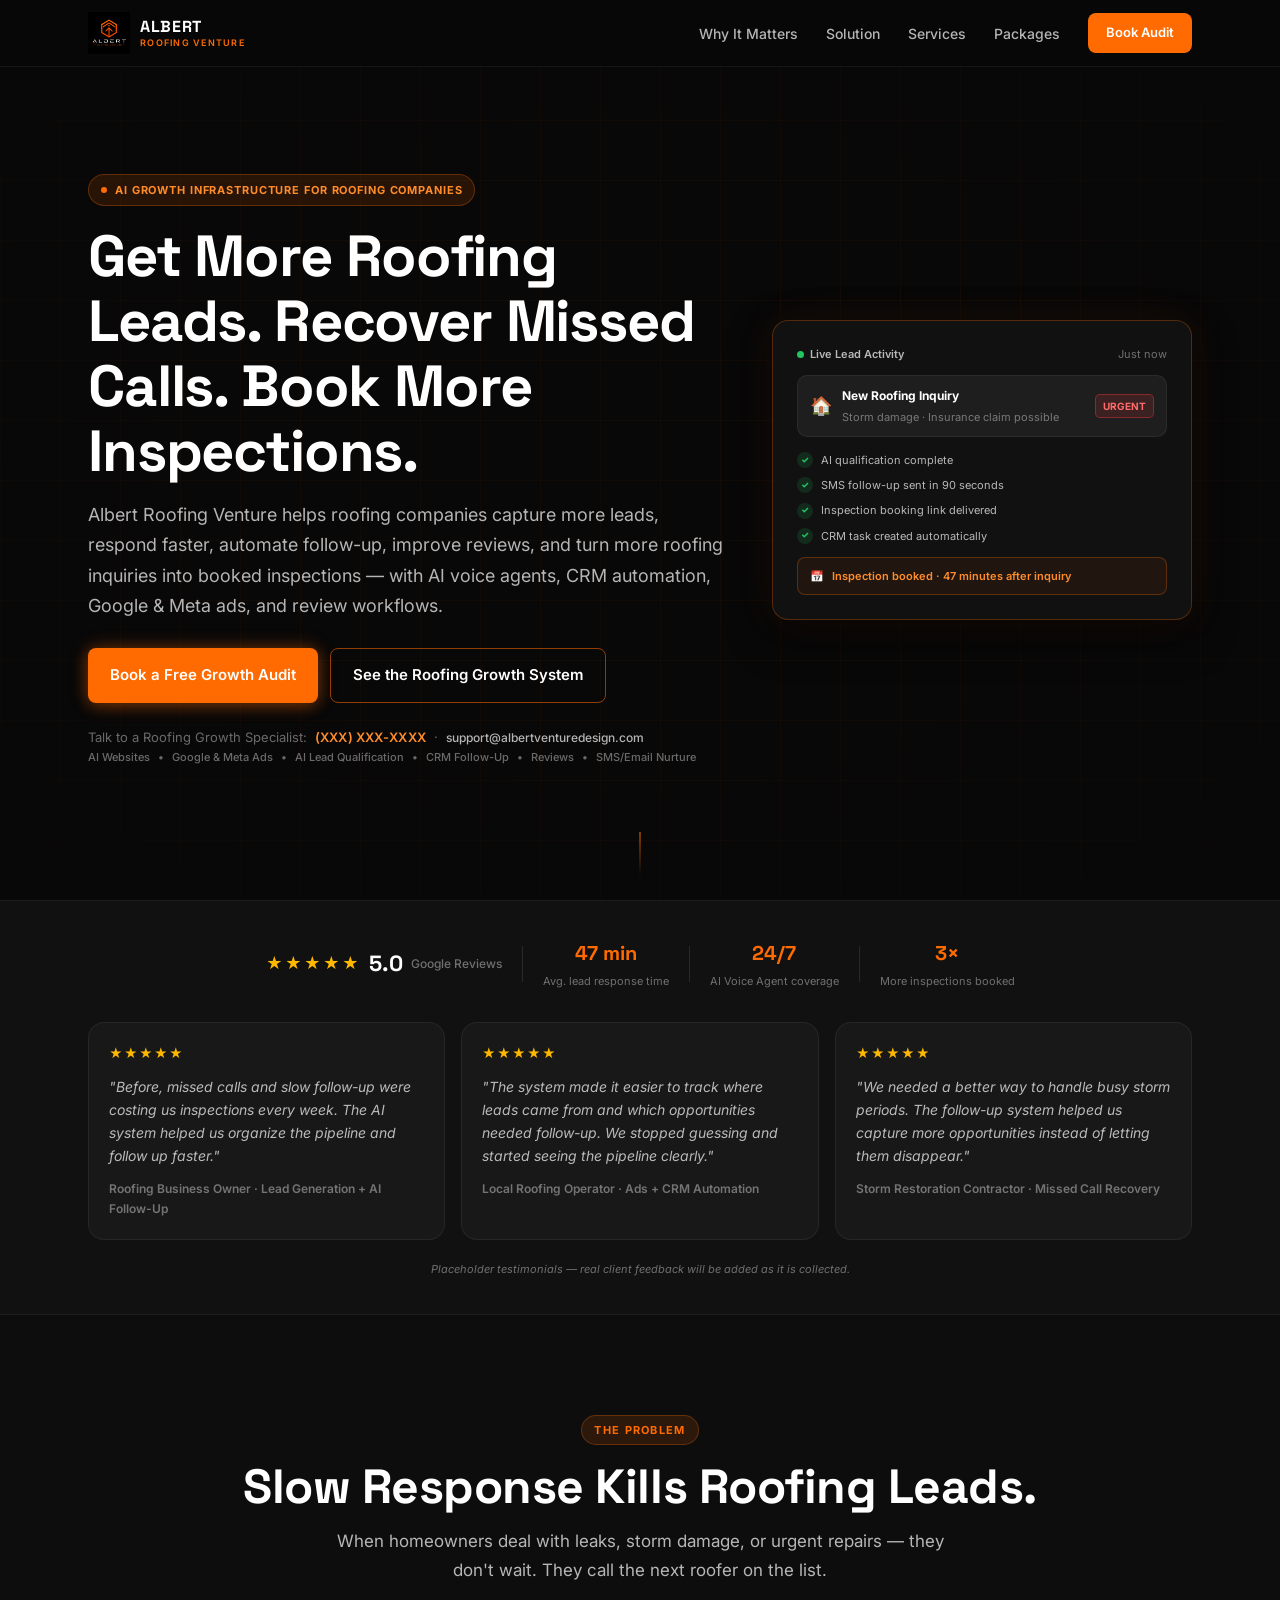
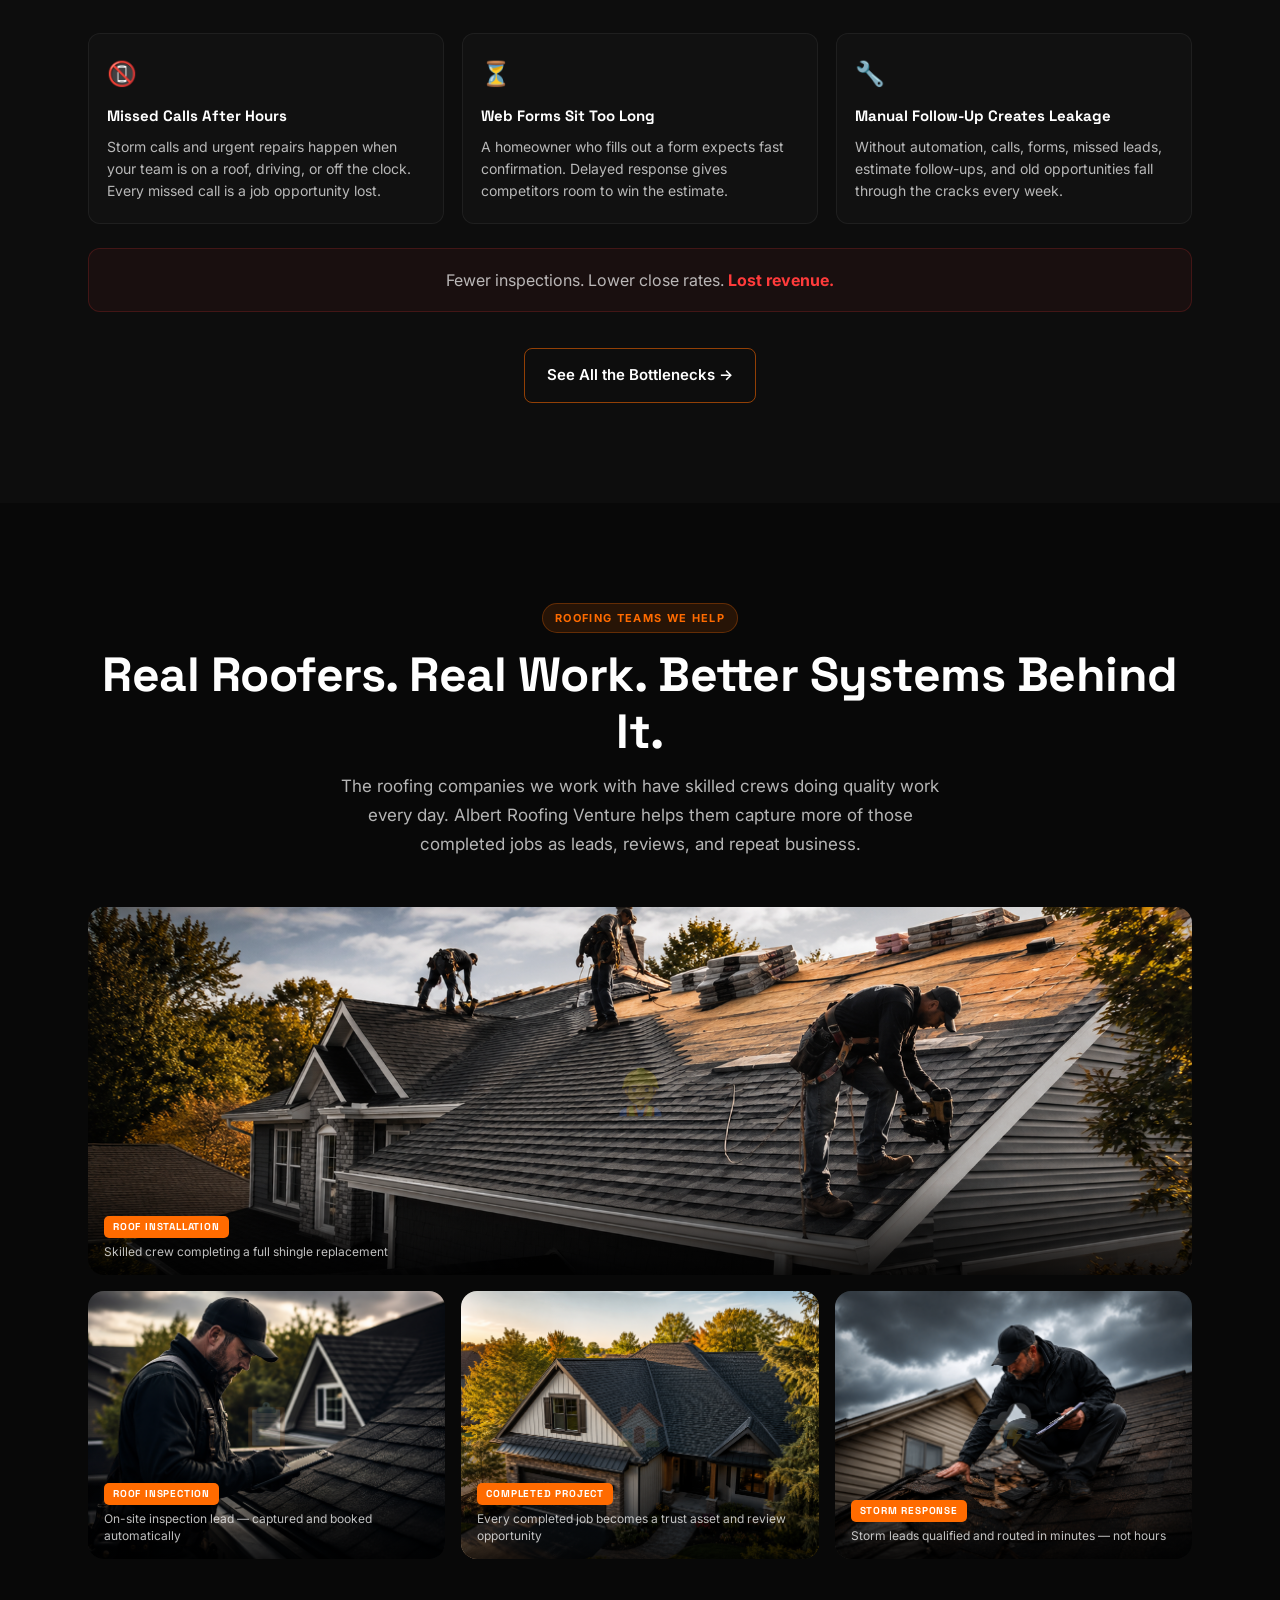
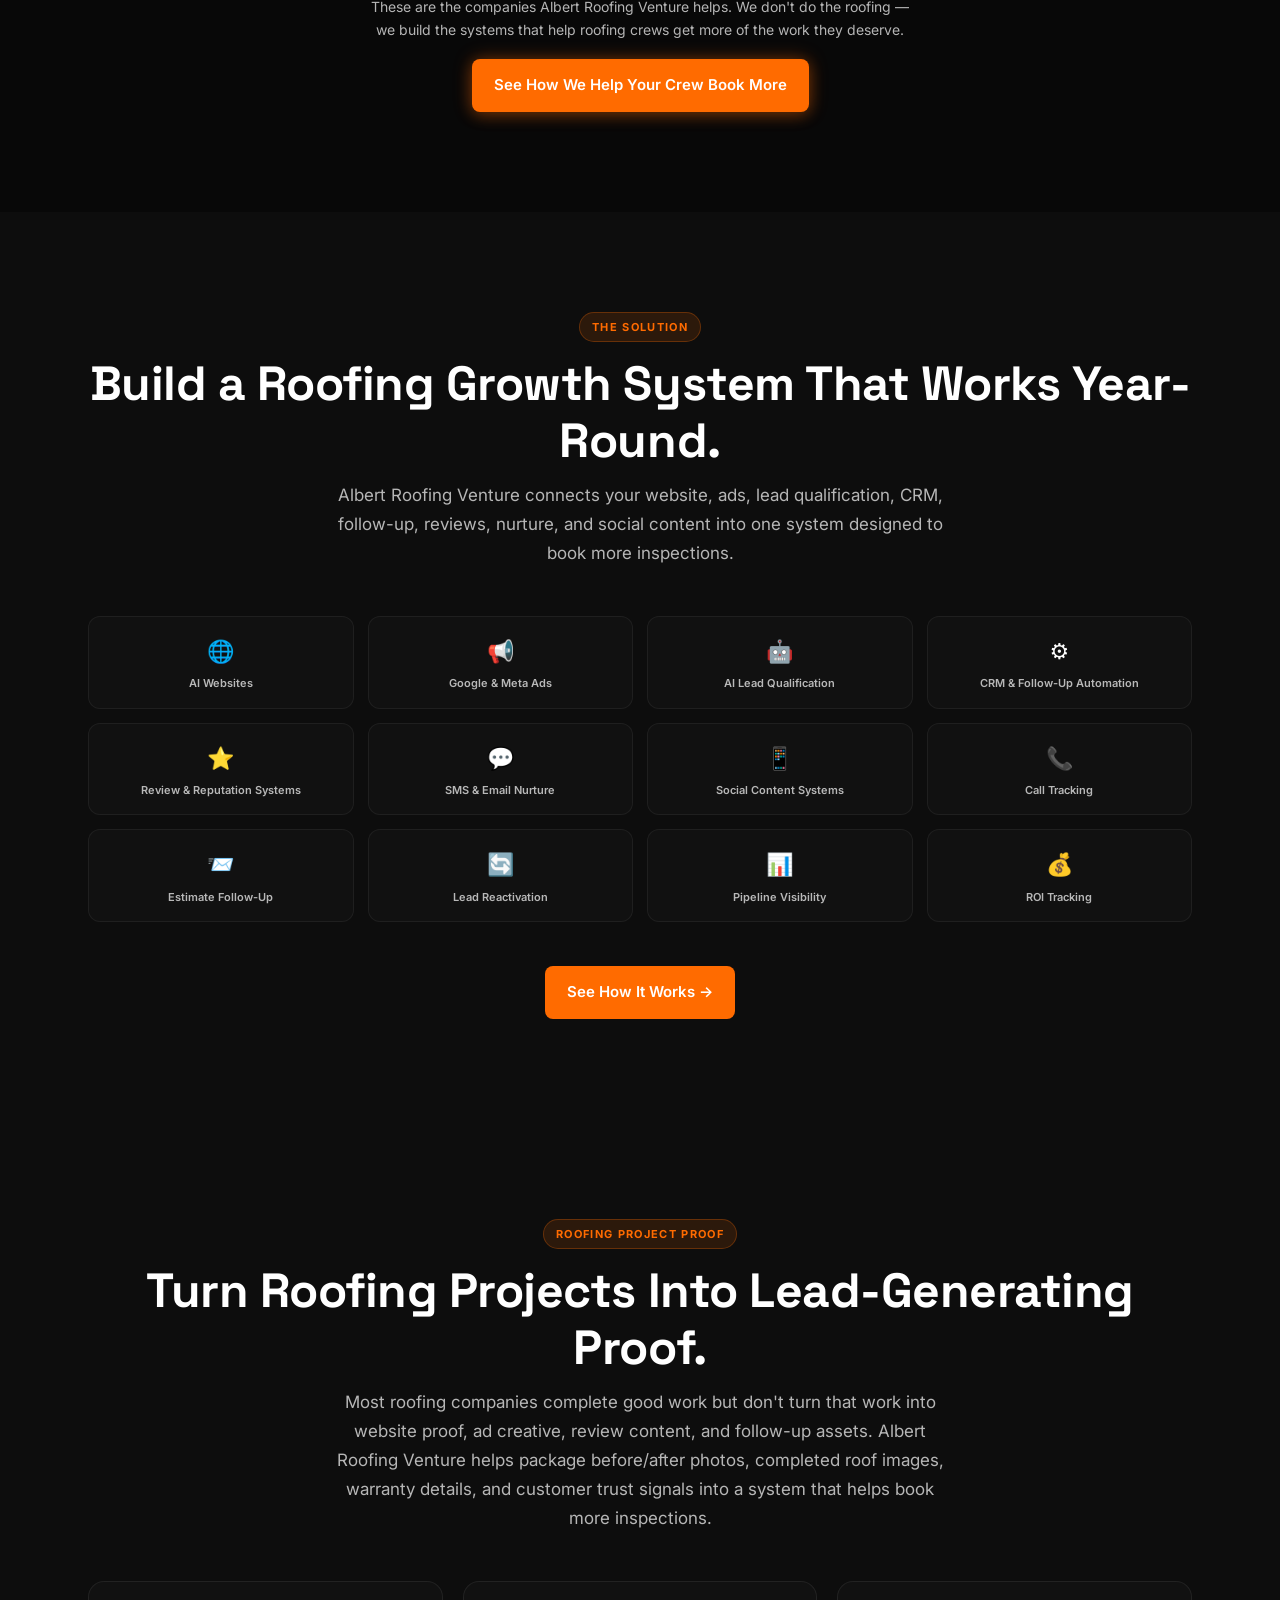
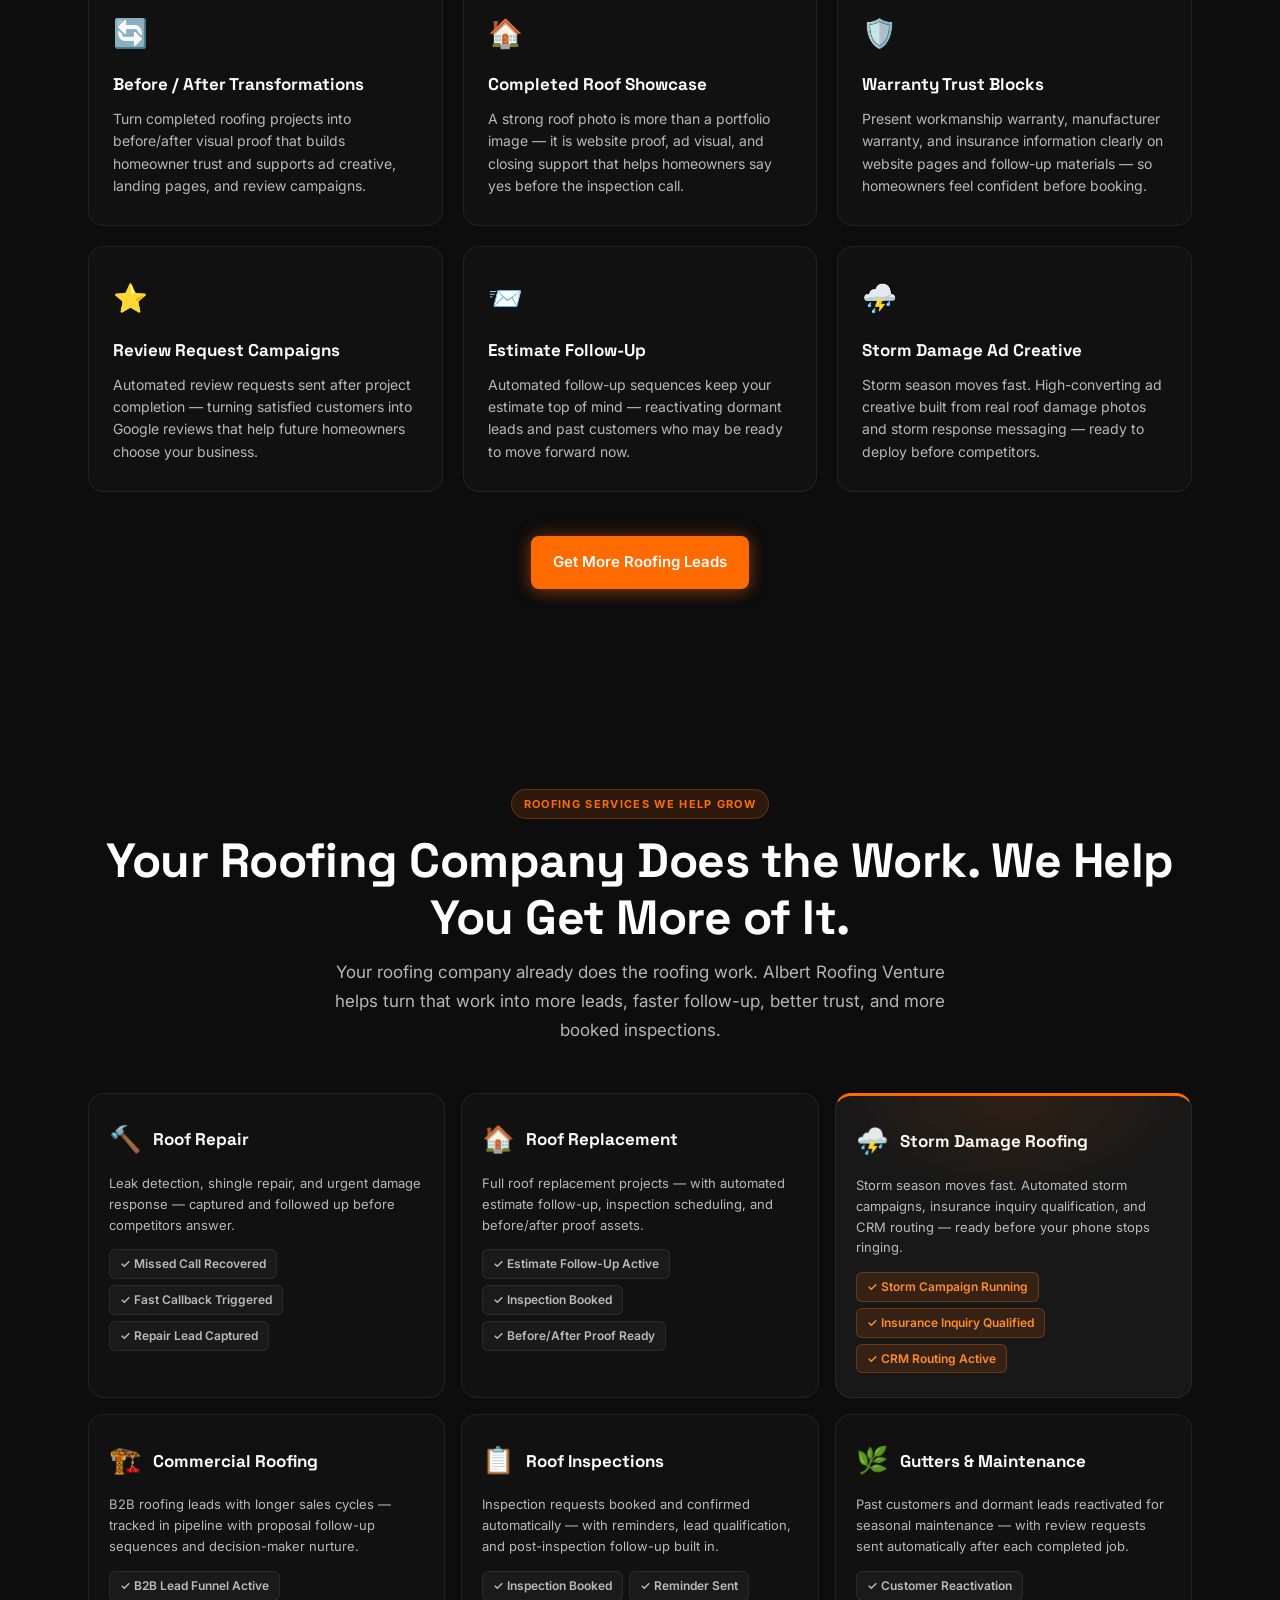
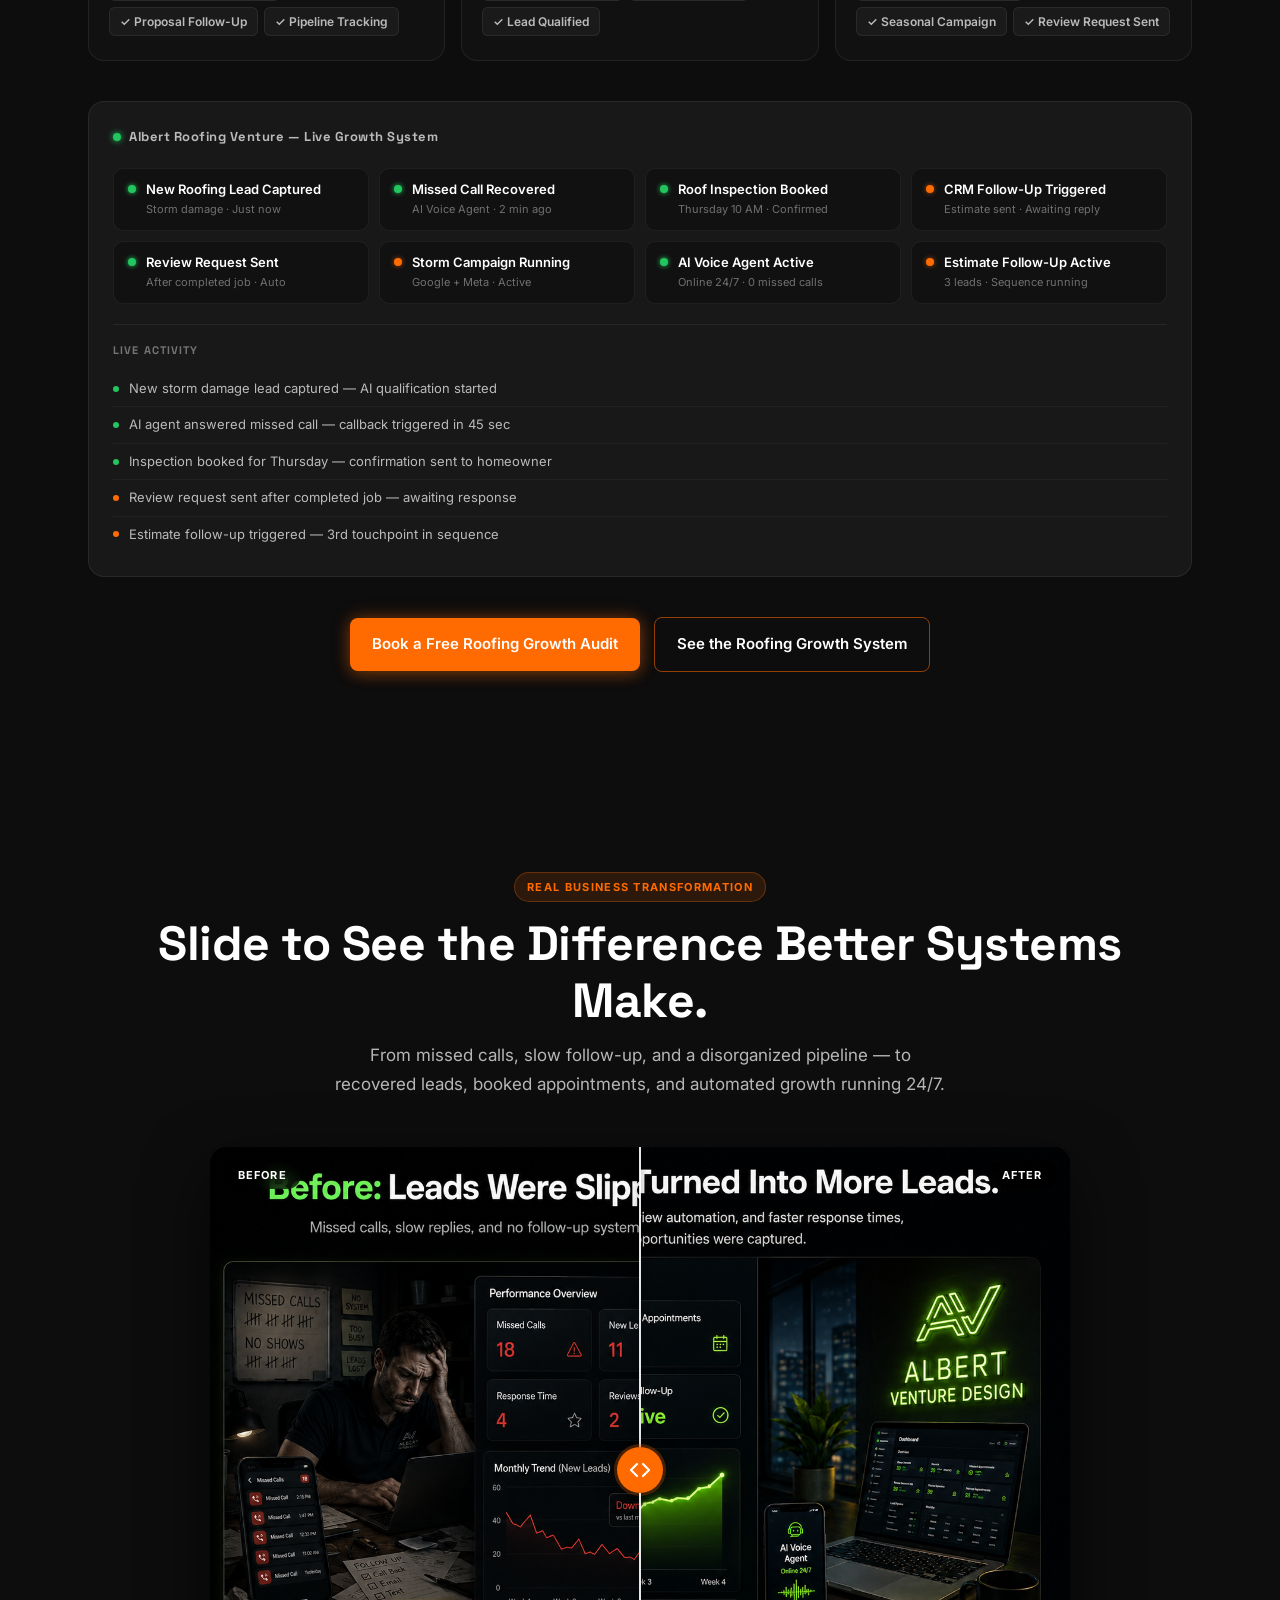
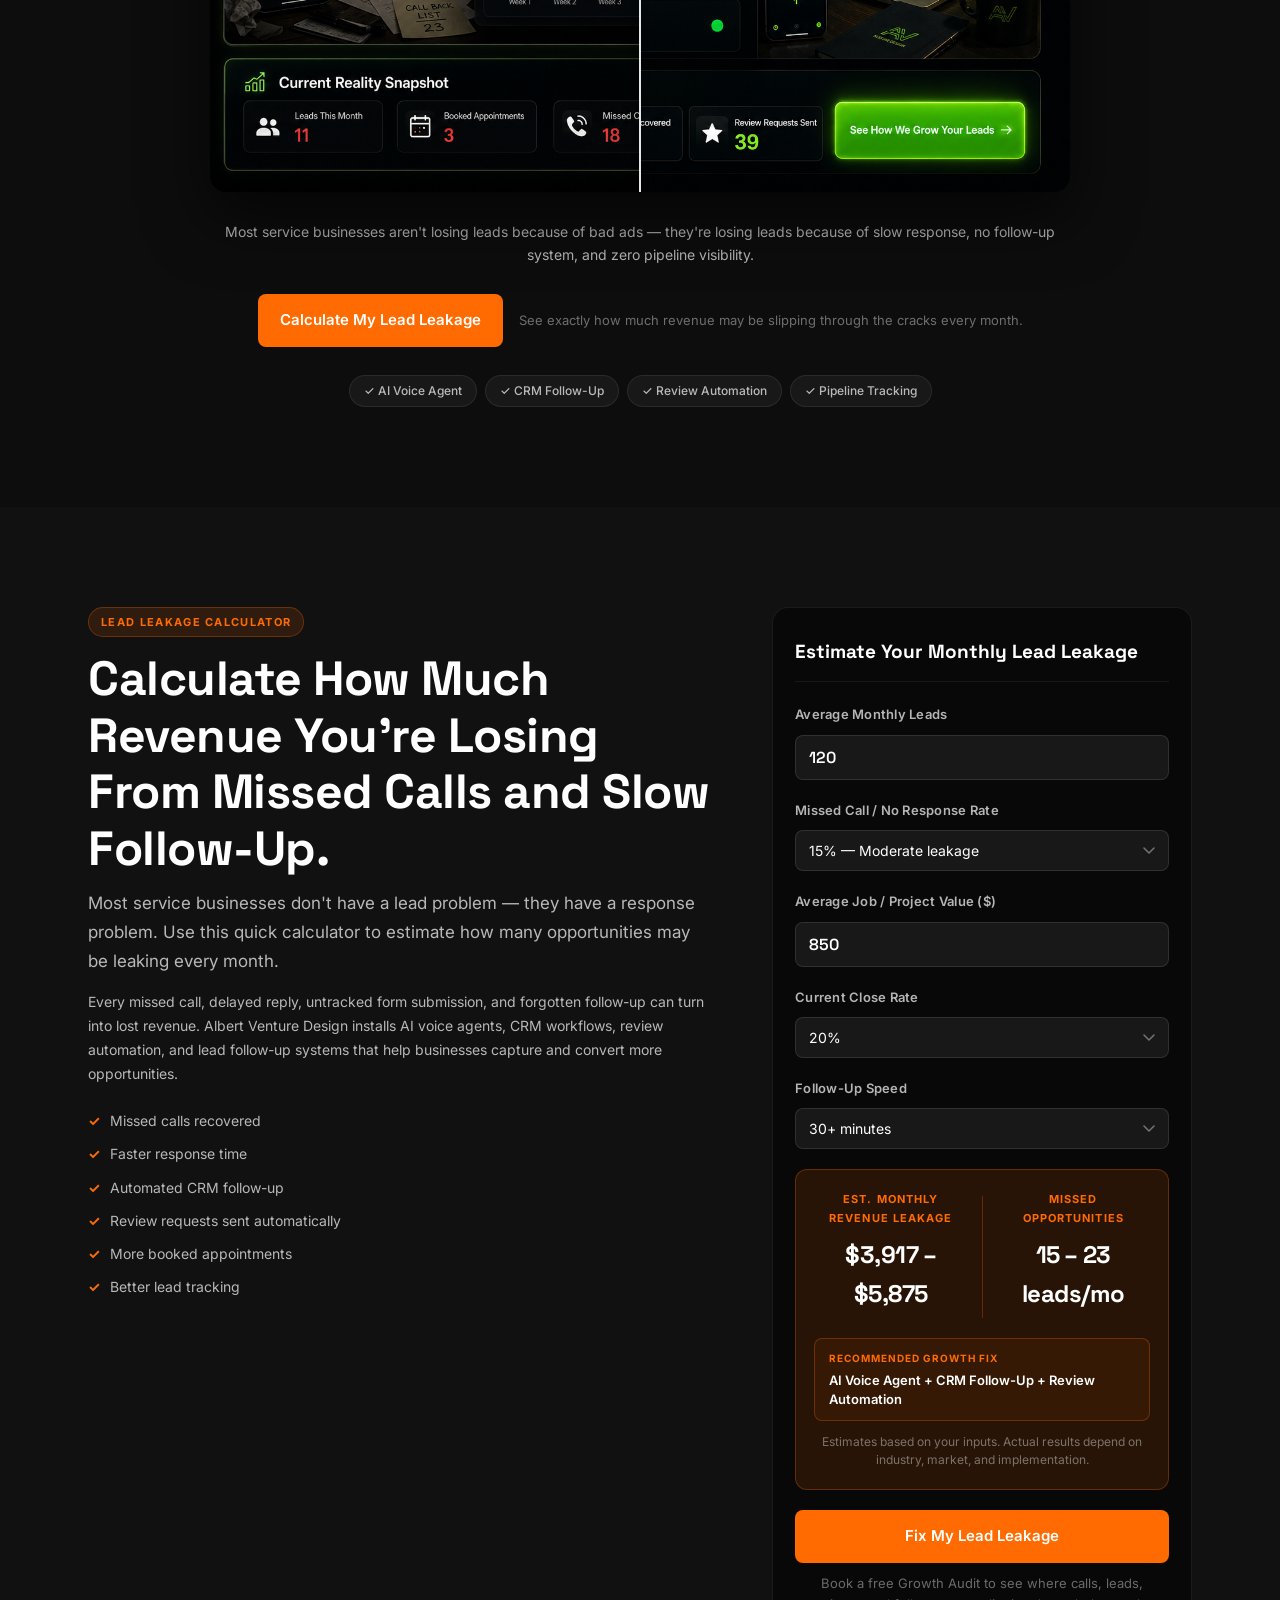
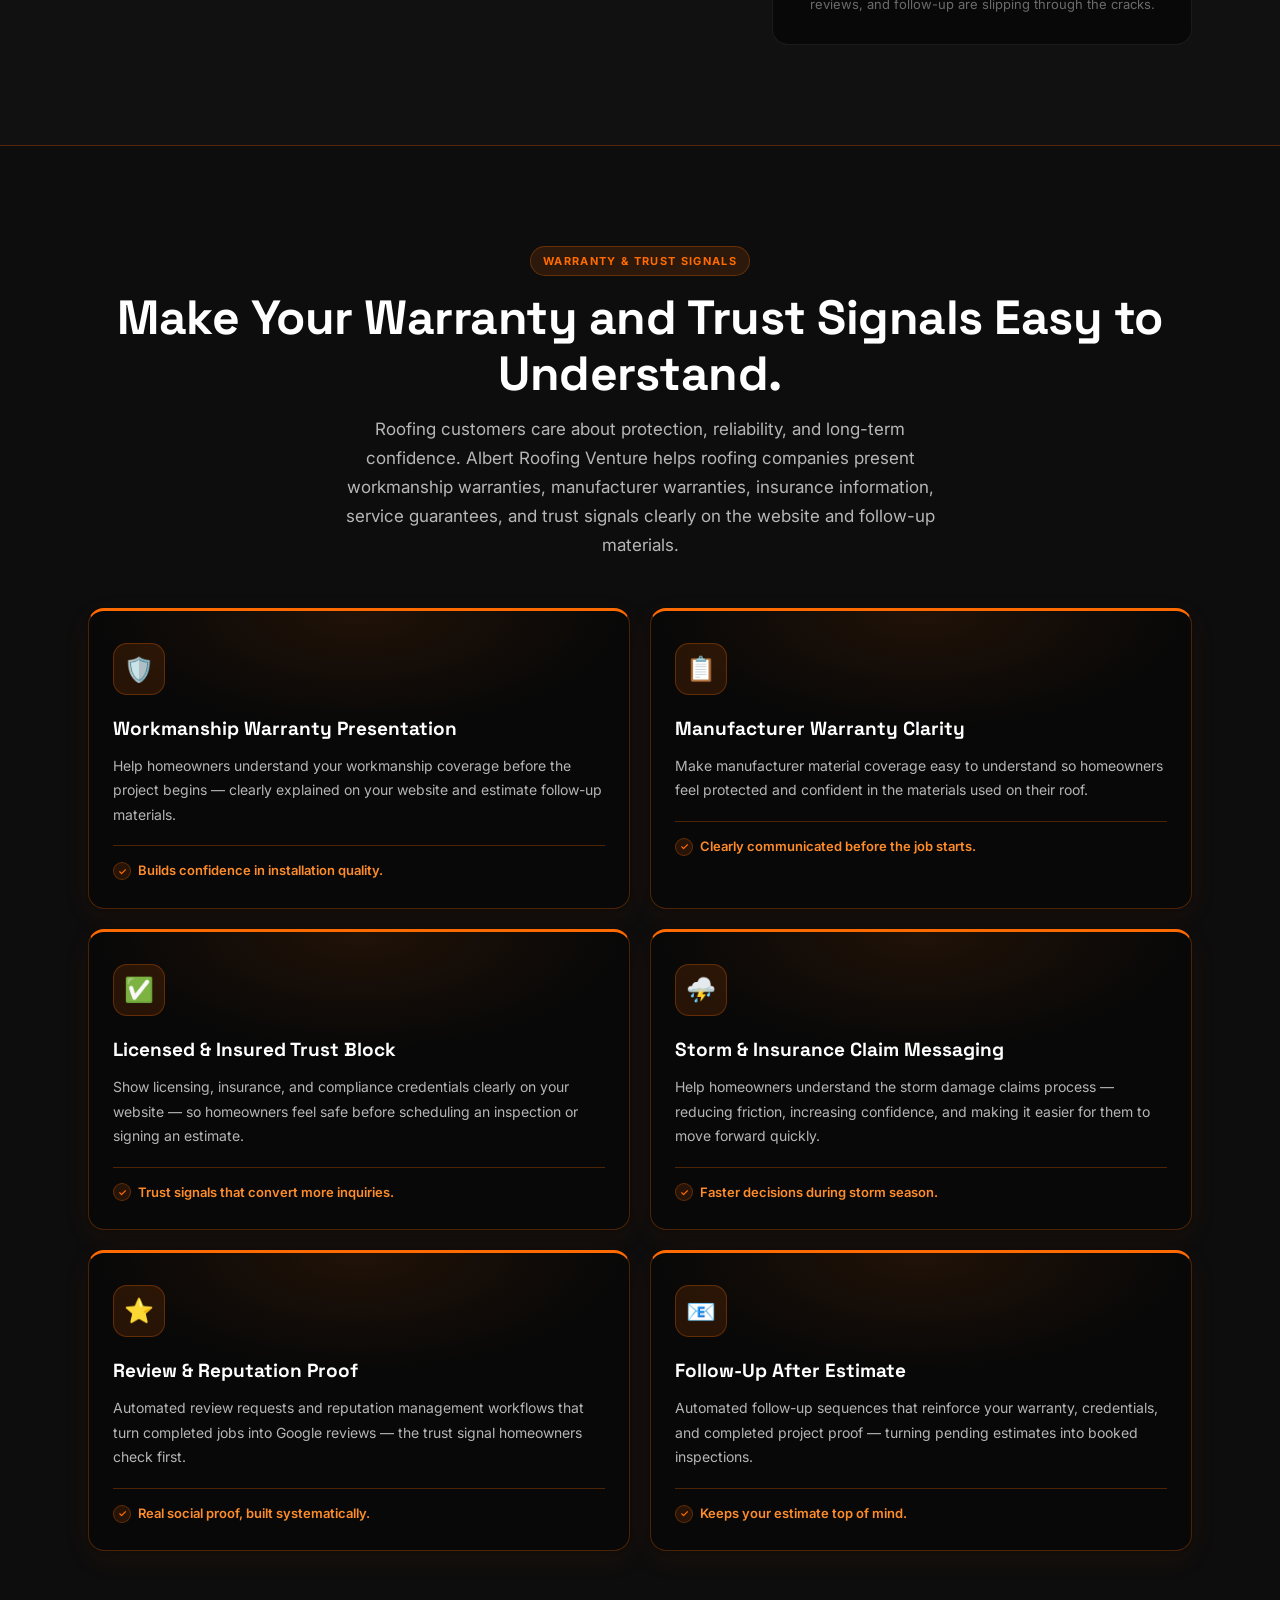
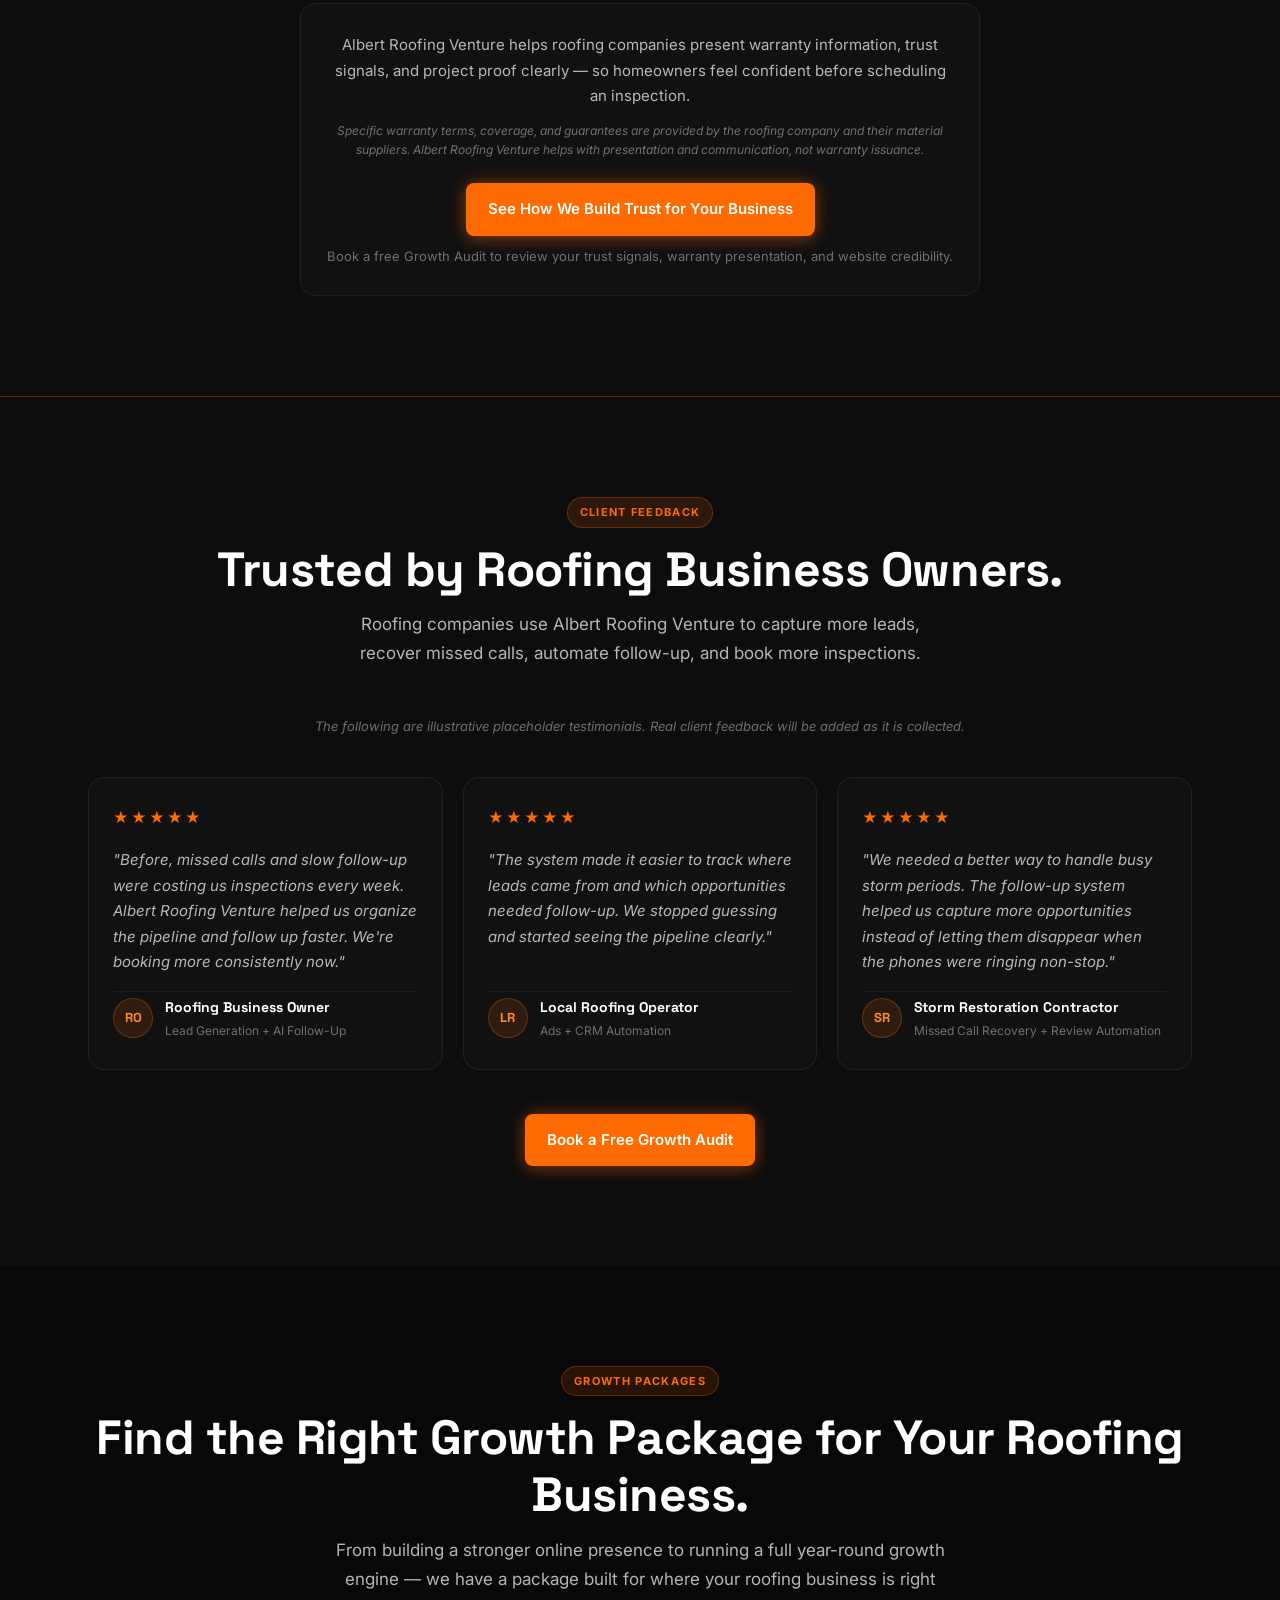
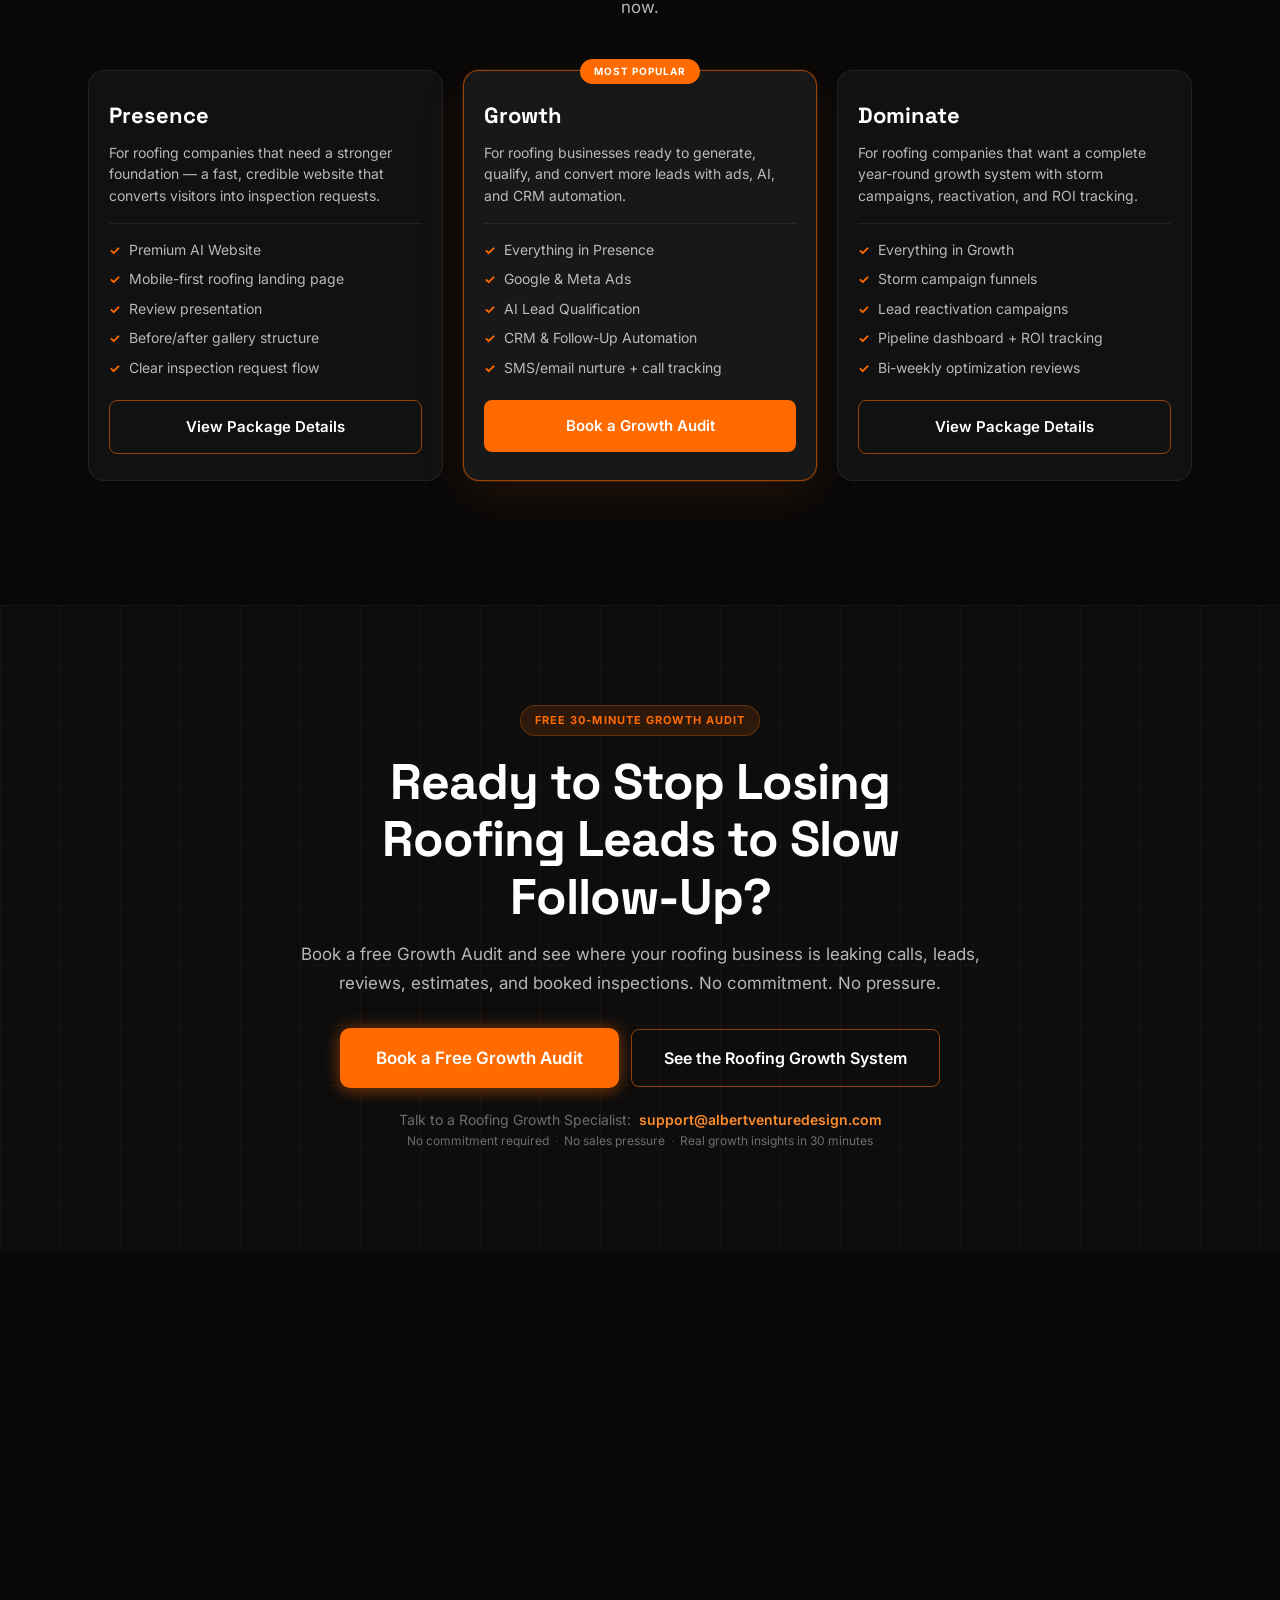
<file: index.html>
<!DOCTYPE html>
<html lang="en">
<head>
  <meta charset="UTF-8">
  <meta name="viewport" content="width=device-width, initial-scale=1.0, viewport-fit=cover">
  <meta name="theme-color" content="#080808">
  <meta name="description" content="Albert Roofing Venture — AI Growth Infrastructure for Roofing Companies. Book more roof inspections with AI websites, Google & Meta ads, lead qualification, CRM automation, reviews, and SMS/email nurture.">
  <meta name="keywords" content="roofing marketing, roofing leads, roofing website design, roofing lead generation, Google Ads for roofers, AI website for roofing companies, CRM automation for roofers, roofing follow-up automation, roof inspection leads, storm damage roofing leads, roofing business growth">
  <meta name="robots" content="index, follow">
  <title>Albert Roofing Venture — AI Growth Infrastructure for Roofing Companies</title>
  <link rel="preconnect" href="https://fonts.googleapis.com">
  <link rel="preconnect" href="https://fonts.gstatic.com" crossorigin>
  <link href="https://fonts.googleapis.com/css2?family=Inter:wght@300;400;500;600;700;800;900&family=Space+Grotesk:wght@400;500;600;700&display=swap" rel="stylesheet">
  <link rel="icon" type="image/png" href="albert_roofing_venture_detailed_social_pack/albert_roofing_venture_detailed_social_pack/00_brand_reference/albert_roofing_venture_logo_reference.png">
  <link rel="apple-touch-icon" href="albert_roofing_venture_detailed_social_pack/albert_roofing_venture_detailed_social_pack/00_brand_reference/albert_roofing_venture_logo_reference.png">
  <link rel="stylesheet" href="styles.css">
</head>
<body>

  <nav class="nav" id="nav">
    <div class="nav-inner">
      <a href="index.html" class="nav-logo" aria-label="Albert Roofing Venture Home">
        <img src="albert_roofing_venture_detailed_social_pack/albert_roofing_venture_detailed_social_pack/00_brand_reference/albert_roofing_venture_logo_reference.png" alt="Albert Roofing Venture Logo" width="42" height="42" loading="eager">
        <span class="nav-brand">
          <span class="nav-brand-name">Albert</span>
          <span class="nav-brand-sub">Roofing Venture</span>
        </span>
      </a>
      <button class="nav-toggle" id="navToggle" aria-label="Open menu" aria-expanded="false">
        <span></span><span></span><span></span>
      </button>
      <ul class="nav-links" id="navLinks">
        <li><a href="why-it-matters.html">Why It Matters</a></li>
        <li><a href="solution.html">Solution</a></li>
        <li><a href="services.html">Services</a></li>
        <li><a href="packages.html">Packages</a></li>
        <li><a href="packages.html#cta" class="nav-cta">Book Audit</a></li>
      </ul>
    </div>
  </nav>

  <!-- HERO -->
  <section class="hero" id="home">
    <div class="hero-bg-grid"></div>
    <div class="container hero-container">
      <div class="hero-content">
        <div class="badge">
          <span class="badge-dot"></span>
          AI Growth Infrastructure for Roofing Companies
        </div>
        <h1 class="hero-headline">
          Get More Roofing Leads. Recover Missed Calls. Book More Inspections.
        </h1>
        <p class="hero-sub">
          Albert Roofing Venture helps roofing companies capture more leads, respond faster, automate follow-up, improve reviews, and turn more roofing inquiries into booked inspections — with AI voice agents, CRM automation, Google &amp; Meta ads, and review workflows.
        </p>
        <div class="hero-actions">
          <a href="packages.html#cta" class="btn btn-primary btn-glow">Book a Free Growth Audit</a>
          <a href="solution.html" class="btn btn-ghost">See the Roofing Growth System</a>
        </div>
        <div class="hero-phone">
          <span class="hero-phone-label">Talk to a Roofing Growth Specialist:</span>
          <a href="tel:+10000000000" class="hero-phone-num">(XXX) XXX-XXXX</a>
          <span class="hero-phone-sep">·</span>
          <a href="mailto:support@albertventuredesign.com" class="hero-phone-email">support@albertventuredesign.com</a>
        </div>
        <div class="trust-strip">
          <span>AI Websites</span>
          <span class="dot">•</span>
          <span>Google &amp; Meta Ads</span>
          <span class="dot">•</span>
          <span>AI Lead Qualification</span>
          <span class="dot">•</span>
          <span>CRM Follow-Up</span>
          <span class="dot">•</span>
          <span>Reviews</span>
          <span class="dot">•</span>
          <span>SMS/Email Nurture</span>
        </div>
      </div>
      <div class="hero-visual" aria-hidden="true">
        <div class="hero-card">
          <div class="card-header">
            <div class="card-status">
              <span class="status-dot live"></span>
              <span>Live Lead Activity</span>
            </div>
            <span class="card-time">Just now</span>
          </div>
          <div class="card-lead-item">
            <div class="lead-icon">🏠</div>
            <div class="lead-body">
              <div class="lead-title">New Roofing Inquiry</div>
              <div class="lead-detail">Storm damage · Insurance claim possible</div>
            </div>
            <div class="lead-badge urgent">Urgent</div>
          </div>
          <div class="card-steps">
            <div class="step step-done">
              <div class="step-icon">✓</div>
              <div class="step-text">AI qualification complete</div>
            </div>
            <div class="step step-done">
              <div class="step-icon">✓</div>
              <div class="step-text">SMS follow-up sent in 90 seconds</div>
            </div>
            <div class="step step-done">
              <div class="step-icon">✓</div>
              <div class="step-text">Inspection booking link delivered</div>
            </div>
            <div class="step step-done">
              <div class="step-icon">✓</div>
              <div class="step-text">CRM task created automatically</div>
            </div>
          </div>
          <div class="card-result">
            <span class="result-icon">📅</span>
            <span class="result-text">Inspection booked · 47 minutes after inquiry</span>
          </div>
        </div>
        <div class="hero-glow" aria-hidden="true"></div>
      </div>
    </div>
    <div class="hero-scroll-indicator">
      <div class="scroll-line"></div>
    </div>
  </section>

  <!-- SOCIAL PROOF STRIP =========================================== -->
  <section class="social-proof-strip">
    <div class="container">
      <div class="sp-top">
        <div class="sp-rating">
          <span class="sp-stars">★★★★★</span>
          <span class="sp-score">5.0</span>
          <span class="sp-source">Google Reviews</span>
        </div>
        <div class="sp-divider"></div>
        <div class="sp-stat"><span class="sp-num">47 min</span><span class="sp-label">Avg. lead response time</span></div>
        <div class="sp-divider"></div>
        <div class="sp-stat"><span class="sp-num">24/7</span><span class="sp-label">AI Voice Agent coverage</span></div>
        <div class="sp-divider"></div>
        <div class="sp-stat"><span class="sp-num">3×</span><span class="sp-label">More inspections booked</span></div>
      </div>
      <div class="sp-reviews">
        <div class="sp-review">
          <div class="sp-rev-stars">★★★★★</div>
          <p class="sp-rev-text">"Before, missed calls and slow follow-up were costing us inspections every week. The AI system helped us organize the pipeline and follow up faster."</p>
          <div class="sp-rev-author">Roofing Business Owner · Lead Generation + AI Follow-Up</div>
        </div>
        <div class="sp-review">
          <div class="sp-rev-stars">★★★★★</div>
          <p class="sp-rev-text">"The system made it easier to track where leads came from and which opportunities needed follow-up. We stopped guessing and started seeing the pipeline clearly."</p>
          <div class="sp-rev-author">Local Roofing Operator · Ads + CRM Automation</div>
        </div>
        <div class="sp-review">
          <div class="sp-rev-stars">★★★★★</div>
          <p class="sp-rev-text">"We needed a better way to handle busy storm periods. The follow-up system helped us capture more opportunities instead of letting them disappear."</p>
          <div class="sp-rev-author">Storm Restoration Contractor · Missed Call Recovery</div>
        </div>
      </div>
      <p class="sp-disclaimer">Placeholder testimonials — real client feedback will be added as it is collected.</p>
    </div>
  </section>

  <!-- PAIN OVERVIEW -->
  <section class="section pain" id="pain">
    <div class="container">
      <div class="section-header">
        <div class="section-label">The Problem</div>
        <h2 class="section-title">Slow Response Kills Roofing Leads.</h2>
        <p class="section-sub">When homeowners deal with leaks, storm damage, or urgent repairs — they don't wait. They call the next roofer on the list.</p>
      </div>
      <div class="pain-grid">
        <div class="pain-card">
          <div class="pain-icon">📵</div>
          <h3>Missed Calls After Hours</h3>
          <p>Storm calls and urgent repairs happen when your team is on a roof, driving, or off the clock. Every missed call is a job opportunity lost.</p>
        </div>
        <div class="pain-card">
          <div class="pain-icon">⏳</div>
          <h3>Web Forms Sit Too Long</h3>
          <p>A homeowner who fills out a form expects fast confirmation. Delayed response gives competitors room to win the estimate.</p>
        </div>
        <div class="pain-card">
          <div class="pain-icon">🔧</div>
          <h3>Manual Follow-Up Creates Leakage</h3>
          <p>Without automation, calls, forms, missed leads, estimate follow-ups, and old opportunities fall through the cracks every week.</p>
        </div>
      </div>
      <div class="pain-footer">
        <p>Fewer inspections. Lower close rates. <strong>Lost revenue.</strong></p>
      </div>
      <div style="text-align:center;margin-top:36px;">
        <a href="why-it-matters.html" class="btn btn-ghost">See All the Bottlenecks →</a>
      </div>
    </div>
  </section>

  <!-- TECHNICIANS AT WORK =========================================== -->
  <section class="section tech-section" id="technicians-at-work">
    <div class="container">
      <div class="section-header">
        <div class="section-label">Roofing Teams We Help</div>
        <h2 class="section-title">Real Roofers. Real Work. Better Systems Behind It.</h2>
        <p class="section-sub">The roofing companies we work with have skilled crews doing quality work every day. Albert Roofing Venture helps them capture more of those completed jobs as leads, reviews, and repeat business.</p>
      </div>
      <div class="tech-grid">
        <div class="tech-photo-wrap tech-photo-large">
          <img src="tech-1.png" alt="Roofing crew installing premium shingles on a residential roof" class="tech-photo" loading="lazy" onerror="this.style.display='none'">
          <div class="tech-placeholder">👷</div>
          <div class="tech-overlay">
            <div class="tech-tag">Roof Installation</div>
            <div class="tech-caption">Skilled crew completing a full shingle replacement</div>
          </div>
        </div>
        <div class="tech-photo-wrap">
          <img src="tech-2.png" alt="Roofing inspector on roof with clipboard conducting inspection" class="tech-photo" loading="lazy" onerror="this.style.display='none'">
          <div class="tech-placeholder">📋</div>
          <div class="tech-overlay">
            <div class="tech-tag">Roof Inspection</div>
            <div class="tech-caption">On-site inspection lead — captured and booked automatically</div>
          </div>
        </div>
        <div class="tech-photo-wrap">
          <img src="tech-3.png" alt="Completed residential roof replacement with clean new shingles" class="tech-photo" loading="lazy" onerror="this.style.display='none'">
          <div class="tech-placeholder">🏠</div>
          <div class="tech-overlay">
            <div class="tech-tag">Completed Project</div>
            <div class="tech-caption">Every completed job becomes a trust asset and review opportunity</div>
          </div>
        </div>
        <div class="tech-photo-wrap">
          <img src="tech-4.png" alt="Roofing team assessing storm damage on residential property" class="tech-photo" loading="lazy" onerror="this.style.display='none'">
          <div class="tech-placeholder">⛈️</div>
          <div class="tech-overlay">
            <div class="tech-tag">Storm Response</div>
            <div class="tech-caption">Storm leads qualified and routed in minutes — not hours</div>
          </div>
        </div>
      </div>
      <div class="tech-footer">
        <p class="tech-footer-copy">These are the companies Albert Roofing Venture helps. We don't do the roofing — we build the systems that help roofing crews get more of the work they deserve.</p>
        <a href="packages.html#cta" class="btn btn-primary btn-glow">See How We Help Your Crew Book More</a>
      </div>
    </div>
  </section>

  <!-- SOLUTION OVERVIEW -->
  <section class="section solution" id="solution">
    <div class="container">
      <div class="section-header">
        <div class="section-label">The Solution</div>
        <h2 class="section-title">Build a Roofing Growth System That Works Year-Round.</h2>
        <p class="section-sub">Albert Roofing Venture connects your website, ads, lead qualification, CRM, follow-up, reviews, nurture, and social content into one system designed to book more inspections.</p>
      </div>
      <div class="solution-grid">
        <div class="solution-feature">
          <div class="feat-icon">🌐</div>
          <div class="feat-label">AI Websites</div>
        </div>
        <div class="solution-feature">
          <div class="feat-icon">📢</div>
          <div class="feat-label">Google &amp; Meta Ads</div>
        </div>
        <div class="solution-feature">
          <div class="feat-icon">🤖</div>
          <div class="feat-label">AI Lead Qualification</div>
        </div>
        <div class="solution-feature">
          <div class="feat-icon">⚙️</div>
          <div class="feat-label">CRM &amp; Follow-Up Automation</div>
        </div>
        <div class="solution-feature">
          <div class="feat-icon">⭐</div>
          <div class="feat-label">Review &amp; Reputation Systems</div>
        </div>
        <div class="solution-feature">
          <div class="feat-icon">💬</div>
          <div class="feat-label">SMS &amp; Email Nurture</div>
        </div>
        <div class="solution-feature">
          <div class="feat-icon">📱</div>
          <div class="feat-label">Social Content Systems</div>
        </div>
        <div class="solution-feature">
          <div class="feat-icon">📞</div>
          <div class="feat-label">Call Tracking</div>
        </div>
        <div class="solution-feature">
          <div class="feat-icon">📨</div>
          <div class="feat-label">Estimate Follow-Up</div>
        </div>
        <div class="solution-feature">
          <div class="feat-icon">🔄</div>
          <div class="feat-label">Lead Reactivation</div>
        </div>
        <div class="solution-feature">
          <div class="feat-icon">📊</div>
          <div class="feat-label">Pipeline Visibility</div>
        </div>
        <div class="solution-feature">
          <div class="feat-icon">💰</div>
          <div class="feat-label">ROI Tracking</div>
        </div>
      </div>
      <div style="text-align:center;margin-top:44px;">
        <a href="solution.html" class="btn btn-primary">See How It Works →</a>
      </div>
    </div>
  </section>

  <!-- ROOFING PROJECT PROOF ========================================= -->
  <section class="section proof-section" id="project-proof">
    <div class="container">
      <div class="section-header">
        <div class="section-label">Roofing Project Proof</div>
        <h2 class="section-title">Turn Roofing Projects Into Lead-Generating Proof.</h2>
        <p class="section-sub">Most roofing companies complete good work but don't turn that work into website proof, ad creative, review content, and follow-up assets. Albert Roofing Venture helps package before/after photos, completed roof images, warranty details, and customer trust signals into a system that helps book more inspections.</p>
      </div>
      <div class="proof-grid">
        <div class="proof-card">
          <div class="proof-icon">🔄</div>
          <h3 class="proof-title">Before / After Transformations</h3>
          <p class="proof-desc">Turn completed roofing projects into before/after visual proof that builds homeowner trust and supports ad creative, landing pages, and review campaigns.</p>
        </div>
        <div class="proof-card">
          <div class="proof-icon">🏠</div>
          <h3 class="proof-title">Completed Roof Showcase</h3>
          <p class="proof-desc">A strong roof photo is more than a portfolio image — it is website proof, ad visual, and closing support that helps homeowners say yes before the inspection call.</p>
        </div>
        <div class="proof-card">
          <div class="proof-icon">🛡️</div>
          <h3 class="proof-title">Warranty Trust Blocks</h3>
          <p class="proof-desc">Present workmanship warranty, manufacturer warranty, and insurance information clearly on website pages and follow-up materials — so homeowners feel confident before booking.</p>
        </div>
        <div class="proof-card">
          <div class="proof-icon">⭐</div>
          <h3 class="proof-title">Review Request Campaigns</h3>
          <p class="proof-desc">Automated review requests sent after project completion — turning satisfied customers into Google reviews that help future homeowners choose your business.</p>
        </div>
        <div class="proof-card">
          <div class="proof-icon">📨</div>
          <h3 class="proof-title">Estimate Follow-Up</h3>
          <p class="proof-desc">Automated follow-up sequences keep your estimate top of mind — reactivating dormant leads and past customers who may be ready to move forward now.</p>
        </div>
        <div class="proof-card">
          <div class="proof-icon">⛈️</div>
          <h3 class="proof-title">Storm Damage Ad Creative</h3>
          <p class="proof-desc">Storm season moves fast. High-converting ad creative built from real roof damage photos and storm response messaging — ready to deploy before competitors.</p>
        </div>
      </div>
      <div style="text-align:center;margin-top:44px;">
        <a href="packages.html#cta" class="btn btn-primary btn-glow">Get More Roofing Leads</a>
      </div>
    </div>
  </section>

  <!-- ROOFING SERVICES WE HELP GROW ================================ -->
  <section class="section rsw-section" id="roofing-services">
    <div class="container">
      <div class="section-header">
        <div class="section-label">Roofing Services We Help Grow</div>
        <h2 class="section-title">Your Roofing Company Does the Work. We Help You Get More of It.</h2>
        <p class="section-sub">Your roofing company already does the roofing work. Albert Roofing Venture helps turn that work into more leads, faster follow-up, better trust, and more booked inspections.</p>
      </div>

      <!-- 6 Service Cards -->
      <div class="rsw-grid">

        <div class="rsw-card">
          <div class="rsw-card-top">
            <div class="rsw-icon">🔨</div>
            <div class="rsw-service-name">Roof Repair</div>
          </div>
          <p class="rsw-desc">Leak detection, shingle repair, and urgent damage response — captured and followed up before competitors answer.</p>
          <div class="rsw-tags">
            <span class="rsw-tag">✓ Missed Call Recovered</span>
            <span class="rsw-tag">✓ Fast Callback Triggered</span>
            <span class="rsw-tag">✓ Repair Lead Captured</span>
          </div>
        </div>

        <div class="rsw-card">
          <div class="rsw-card-top">
            <div class="rsw-icon">🏠</div>
            <div class="rsw-service-name">Roof Replacement</div>
          </div>
          <p class="rsw-desc">Full roof replacement projects — with automated estimate follow-up, inspection scheduling, and before/after proof assets.</p>
          <div class="rsw-tags">
            <span class="rsw-tag">✓ Estimate Follow-Up Active</span>
            <span class="rsw-tag">✓ Inspection Booked</span>
            <span class="rsw-tag">✓ Before/After Proof Ready</span>
          </div>
        </div>

        <div class="rsw-card rsw-card-featured">
          <div class="rsw-card-top">
            <div class="rsw-icon">⛈️</div>
            <div class="rsw-service-name">Storm Damage Roofing</div>
          </div>
          <p class="rsw-desc">Storm season moves fast. Automated storm campaigns, insurance inquiry qualification, and CRM routing — ready before your phone stops ringing.</p>
          <div class="rsw-tags">
            <span class="rsw-tag rsw-tag-orange">✓ Storm Campaign Running</span>
            <span class="rsw-tag rsw-tag-orange">✓ Insurance Inquiry Qualified</span>
            <span class="rsw-tag rsw-tag-orange">✓ CRM Routing Active</span>
          </div>
        </div>

        <div class="rsw-card">
          <div class="rsw-card-top">
            <div class="rsw-icon">🏗️</div>
            <div class="rsw-service-name">Commercial Roofing</div>
          </div>
          <p class="rsw-desc">B2B roofing leads with longer sales cycles — tracked in pipeline with proposal follow-up sequences and decision-maker nurture.</p>
          <div class="rsw-tags">
            <span class="rsw-tag">✓ B2B Lead Funnel Active</span>
            <span class="rsw-tag">✓ Proposal Follow-Up</span>
            <span class="rsw-tag">✓ Pipeline Tracking</span>
          </div>
        </div>

        <div class="rsw-card">
          <div class="rsw-card-top">
            <div class="rsw-icon">📋</div>
            <div class="rsw-service-name">Roof Inspections</div>
          </div>
          <p class="rsw-desc">Inspection requests booked and confirmed automatically — with reminders, lead qualification, and post-inspection follow-up built in.</p>
          <div class="rsw-tags">
            <span class="rsw-tag">✓ Inspection Booked</span>
            <span class="rsw-tag">✓ Reminder Sent</span>
            <span class="rsw-tag">✓ Lead Qualified</span>
          </div>
        </div>

        <div class="rsw-card">
          <div class="rsw-card-top">
            <div class="rsw-icon">🌿</div>
            <div class="rsw-service-name">Gutters &amp; Maintenance</div>
          </div>
          <p class="rsw-desc">Past customers and dormant leads reactivated for seasonal maintenance — with review requests sent automatically after each completed job.</p>
          <div class="rsw-tags">
            <span class="rsw-tag">✓ Customer Reactivation</span>
            <span class="rsw-tag">✓ Seasonal Campaign</span>
            <span class="rsw-tag">✓ Review Request Sent</span>
          </div>
        </div>

      </div>

      <!-- Live Dashboard Strip -->
      <div class="rsw-dashboard">
        <div class="rsw-dash-header">
          <span class="rsw-dash-dot-live"></span>
          <span class="rsw-dash-title">Albert Roofing Venture — Live Growth System</span>
        </div>
        <div class="rsw-dash-grid">
          <div class="rsw-dash-card">
            <span class="rsw-status-dot green"></span>
            <div>
              <div class="rsw-dash-label">New Roofing Lead Captured</div>
              <div class="rsw-dash-sub">Storm damage · Just now</div>
            </div>
          </div>
          <div class="rsw-dash-card">
            <span class="rsw-status-dot green"></span>
            <div>
              <div class="rsw-dash-label">Missed Call Recovered</div>
              <div class="rsw-dash-sub">AI Voice Agent · 2 min ago</div>
            </div>
          </div>
          <div class="rsw-dash-card">
            <span class="rsw-status-dot green"></span>
            <div>
              <div class="rsw-dash-label">Roof Inspection Booked</div>
              <div class="rsw-dash-sub">Thursday 10 AM · Confirmed</div>
            </div>
          </div>
          <div class="rsw-dash-card">
            <span class="rsw-status-dot orange"></span>
            <div>
              <div class="rsw-dash-label">CRM Follow-Up Triggered</div>
              <div class="rsw-dash-sub">Estimate sent · Awaiting reply</div>
            </div>
          </div>
          <div class="rsw-dash-card">
            <span class="rsw-status-dot green"></span>
            <div>
              <div class="rsw-dash-label">Review Request Sent</div>
              <div class="rsw-dash-sub">After completed job · Auto</div>
            </div>
          </div>
          <div class="rsw-dash-card">
            <span class="rsw-status-dot orange"></span>
            <div>
              <div class="rsw-dash-label">Storm Campaign Running</div>
              <div class="rsw-dash-sub">Google + Meta · Active</div>
            </div>
          </div>
          <div class="rsw-dash-card">
            <span class="rsw-status-dot green"></span>
            <div>
              <div class="rsw-dash-label">AI Voice Agent Active</div>
              <div class="rsw-dash-sub">Online 24/7 · 0 missed calls</div>
            </div>
          </div>
          <div class="rsw-dash-card">
            <span class="rsw-status-dot orange"></span>
            <div>
              <div class="rsw-dash-label">Estimate Follow-Up Active</div>
              <div class="rsw-dash-sub">3 leads · Sequence running</div>
            </div>
          </div>
        </div>
        <div class="rsw-activity">
          <div class="rsw-act-title">Live Activity</div>
          <div class="rsw-act-item"><span class="rsw-act-dot green"></span>New storm damage lead captured — AI qualification started</div>
          <div class="rsw-act-item"><span class="rsw-act-dot green"></span>AI agent answered missed call — callback triggered in 45 sec</div>
          <div class="rsw-act-item"><span class="rsw-act-dot green"></span>Inspection booked for Thursday — confirmation sent to homeowner</div>
          <div class="rsw-act-item"><span class="rsw-act-dot orange"></span>Review request sent after completed job — awaiting response</div>
          <div class="rsw-act-item"><span class="rsw-act-dot orange"></span>Estimate follow-up triggered — 3rd touchpoint in sequence</div>
        </div>
      </div>

      <!-- CTA -->
      <div class="rsw-cta">
        <a href="packages.html#cta" class="btn btn-primary btn-glow">Book a Free Roofing Growth Audit</a>
        <a href="solution.html" class="btn btn-ghost">See the Roofing Growth System</a>
      </div>

    </div>
  </section>

  <!-- BEFORE / AFTER SLIDER ========================================= -->
  <section class="section ba-section" id="before-after">
    <div class="container">
      <div class="section-header">
        <div class="section-label">Real Business Transformation</div>
        <h2 class="section-title">Slide to See the Difference Better Systems Make.</h2>
        <p class="section-sub">From missed calls, slow follow-up, and a disorganized pipeline — to recovered leads, booked appointments, and automated growth running 24/7.</p>
      </div>
      <!--
        IMAGES REQUIRED — save these two files in the same folder as index.html:
          avd-before.png  —  the red "Before" dashboard screenshot
          avd-after.png   —  the green "After" dashboard screenshot
        The gradient placeholders below show until the images are added.
      -->
      <div class="ba-wrap">
        <div class="ba-container" id="baContainer">
          <div class="ba-before">
            <img src="avd-before.png" alt="Before Albert Venture Design — missed calls 18, 4h 12m response time, pipeline disorganized, leads declining" onerror="this.style.display='none'">
          </div>
          <div class="ba-after" id="baAfter">
            <img src="avd-after.png" alt="After Albert Venture Design — 24 missed calls recovered, 68 new leads, 21 booked appointments, AI Voice Agent online 24/7" onerror="this.style.display='none'">
          </div>
          <div class="ba-label ba-label-left">Before</div>
          <div class="ba-label ba-label-right">After</div>
          <div class="ba-handle" id="baHandle">
            <div class="ba-handle-line"></div>
            <div class="ba-handle-btn">
              <svg width="22" height="22" viewBox="0 0 22 22" fill="none" aria-hidden="true">
                <path d="M8 5L2 11L8 17" stroke="white" stroke-width="2.2" stroke-linecap="round" stroke-linejoin="round"/>
                <path d="M14 5L20 11L14 17" stroke="white" stroke-width="2.2" stroke-linecap="round" stroke-linejoin="round"/>
              </svg>
            </div>
            <div class="ba-handle-line"></div>
          </div>
          <input type="range" class="ba-range" id="baRange" min="0" max="100" value="50"
            aria-label="Slide left to see before metrics, right to see after metrics">
        </div>
        <p class="ba-supporting">Most service businesses aren't losing leads because of bad ads — they're losing leads because of slow response, no follow-up system, and zero pipeline visibility.</p>
        <div class="ba-cta-wrap">
          <a href="#roof-cost-calculator" class="btn btn-primary">Calculate My Lead Leakage</a>
          <p class="ba-micro">See exactly how much revenue may be slipping through the cracks every month.</p>
        </div>
        <div class="ba-badges">
          <span class="ba-badge">✓ AI Voice Agent</span>
          <span class="ba-badge">✓ CRM Follow-Up</span>
          <span class="ba-badge">✓ Review Automation</span>
          <span class="ba-badge">✓ Pipeline Tracking</span>
        </div>
      </div>
    </div>
  </section>

  <!-- MISSED LEAD REVENUE CALCULATOR =============================== -->
  <section class="section calc-section" id="roof-cost-calculator">
    <div class="container">

      <div class="calc-layout">

        <div class="calc-copy">
          <div class="section-label">Lead Leakage Calculator</div>
          <h2 class="section-title">Calculate How Much Revenue You're Losing From Missed Calls and Slow Follow-Up.</h2>
          <p class="section-sub">Most service businesses don't have a lead problem — they have a response problem. Use this quick calculator to estimate how many opportunities may be leaking every month.</p>
          <p class="calc-para">Every missed call, delayed reply, untracked form submission, and forgotten follow-up can turn into lost revenue. Albert Venture Design installs AI voice agents, CRM workflows, review automation, and lead follow-up systems that help businesses capture and convert more opportunities.</p>
          <div class="calc-trust-list">
            <div class="calc-trust-item"><span class="calc-trust-check">✓</span> Missed calls recovered</div>
            <div class="calc-trust-item"><span class="calc-trust-check">✓</span> Faster response time</div>
            <div class="calc-trust-item"><span class="calc-trust-check">✓</span> Automated CRM follow-up</div>
            <div class="calc-trust-item"><span class="calc-trust-check">✓</span> Review requests sent automatically</div>
            <div class="calc-trust-item"><span class="calc-trust-check">✓</span> More booked appointments</div>
            <div class="calc-trust-item"><span class="calc-trust-check">✓</span> Better lead tracking</div>
          </div>
        </div>

        <div class="calc-card">
          <div class="calc-card-title">Estimate Your Monthly Lead Leakage</div>

          <div class="calc-field">
            <label class="calc-label" for="avgLeads">Average Monthly Leads</label>
            <input type="number" class="calc-input-num" id="avgLeads" name="avgLeads"
              min="1" max="99999" value="120" placeholder="120">
          </div>

          <div class="calc-field">
            <label class="calc-label" for="missedRate">Missed Call / No Response Rate</label>
            <select class="calc-select" id="missedRate" name="missedRate">
              <option value="0.10">10% — Low leakage</option>
              <option value="0.15" selected>15% — Moderate leakage</option>
              <option value="0.20">20% — High leakage</option>
              <option value="0.25">25% — Very high leakage</option>
              <option value="0.30">30% — Severe leakage</option>
              <option value="0.40">40% — Critical leakage</option>
            </select>
          </div>

          <div class="calc-field">
            <label class="calc-label" for="jobValue">Average Job / Project Value ($)</label>
            <input type="number" class="calc-input-num" id="jobValue" name="jobValue"
              min="1" max="9999999" value="850" placeholder="850">
          </div>

          <div class="calc-field">
            <label class="calc-label" for="closeRate">Current Close Rate</label>
            <select class="calc-select" id="closeRate" name="closeRate">
              <option value="0.10">10%</option>
              <option value="0.15">15%</option>
              <option value="0.20" selected>20%</option>
              <option value="0.25">25%</option>
              <option value="0.30">30%</option>
              <option value="0.40">40%</option>
            </select>
          </div>

          <div class="calc-field">
            <label class="calc-label" for="followUpSpeed">Follow-Up Speed</label>
            <select class="calc-select" id="followUpSpeed" name="followUpSpeed">
              <option value="1.00">Under 1 minute</option>
              <option value="1.15">1–5 minutes</option>
              <option value="1.35">5–30 minutes</option>
              <option value="1.60" selected>30+ minutes</option>
              <option value="2.00">Same day</option>
              <option value="2.80">Next day or later</option>
            </select>
          </div>

          <div class="calc-result-box">
            <div class="calc-results-row">
              <div class="calc-result-item">
                <div class="calc-result-label">Est. Monthly Revenue Leakage</div>
                <div class="calc-result-value" id="calcRevenueResult" aria-live="polite">$3,917 – $5,875</div>
              </div>
              <div class="calc-result-divider"></div>
              <div class="calc-result-item">
                <div class="calc-result-label">Missed Opportunities</div>
                <div class="calc-result-value" id="calcOppResult" aria-live="polite">15 – 23 leads/mo</div>
              </div>
            </div>
            <div class="calc-fix-row">
              <div class="calc-fix-label">Recommended Growth Fix</div>
              <div class="calc-fix-value" id="calcFixResult" aria-live="polite">AI Voice Agent + CRM Follow-Up + Review Automation</div>
            </div>
            <div class="calc-result-disclaimer">Estimates based on your inputs. Actual results depend on industry, market, and implementation.</div>
          </div>

          <a href="packages.html#cta" class="btn btn-primary calc-btn">Fix My Lead Leakage</a>
          <p class="calc-micro">Book a free Growth Audit to see where calls, leads, reviews, and follow-up are slipping through the cracks.</p>
        </div>

      </div>
    </div>
  </section>

  <!-- WARRANTY & TRUST SIGNALS ===================================== -->
  <section class="section warranty-section" id="warranty-protection">
    <div class="container">
      <div class="section-header">
        <div class="section-label">Warranty &amp; Trust Signals</div>
        <h2 class="section-title">Make Your Warranty and Trust Signals Easy to Understand.</h2>
        <p class="section-sub">Roofing customers care about protection, reliability, and long-term confidence. Albert Roofing Venture helps roofing companies present workmanship warranties, manufacturer warranties, insurance information, service guarantees, and trust signals clearly on the website and follow-up materials.</p>
      </div>

      <div class="warranty-grid warranty-grid-6">
        <div class="warranty-card">
          <div class="warranty-icon-wrap">🛡️</div>
          <h3 class="warranty-title">Workmanship Warranty Presentation</h3>
          <p class="warranty-desc">Help homeowners understand your workmanship coverage before the project begins — clearly explained on your website and estimate follow-up materials.</p>
          <div class="warranty-line">Builds confidence in installation quality.</div>
        </div>
        <div class="warranty-card">
          <div class="warranty-icon-wrap">📋</div>
          <h3 class="warranty-title">Manufacturer Warranty Clarity</h3>
          <p class="warranty-desc">Make manufacturer material coverage easy to understand so homeowners feel protected and confident in the materials used on their roof.</p>
          <div class="warranty-line">Clearly communicated before the job starts.</div>
        </div>
        <div class="warranty-card">
          <div class="warranty-icon-wrap">✅</div>
          <h3 class="warranty-title">Licensed &amp; Insured Trust Block</h3>
          <p class="warranty-desc">Show licensing, insurance, and compliance credentials clearly on your website — so homeowners feel safe before scheduling an inspection or signing an estimate.</p>
          <div class="warranty-line">Trust signals that convert more inquiries.</div>
        </div>
        <div class="warranty-card">
          <div class="warranty-icon-wrap">⛈️</div>
          <h3 class="warranty-title">Storm &amp; Insurance Claim Messaging</h3>
          <p class="warranty-desc">Help homeowners understand the storm damage claims process — reducing friction, increasing confidence, and making it easier for them to move forward quickly.</p>
          <div class="warranty-line">Faster decisions during storm season.</div>
        </div>
        <div class="warranty-card">
          <div class="warranty-icon-wrap">⭐</div>
          <h3 class="warranty-title">Review &amp; Reputation Proof</h3>
          <p class="warranty-desc">Automated review requests and reputation management workflows that turn completed jobs into Google reviews — the trust signal homeowners check first.</p>
          <div class="warranty-line">Real social proof, built systematically.</div>
        </div>
        <div class="warranty-card">
          <div class="warranty-icon-wrap">📧</div>
          <h3 class="warranty-title">Follow-Up After Estimate</h3>
          <p class="warranty-desc">Automated follow-up sequences that reinforce your warranty, credentials, and completed project proof — turning pending estimates into booked inspections.</p>
          <div class="warranty-line">Keeps your estimate top of mind.</div>
        </div>
      </div>

      <div class="warranty-footer">
        <p class="warranty-statement">Albert Roofing Venture helps roofing companies present warranty information, trust signals, and project proof clearly — so homeowners feel confident before scheduling an inspection.</p>
        <p class="warranty-disclaimer">Specific warranty terms, coverage, and guarantees are provided by the roofing company and their material suppliers. Albert Roofing Venture helps with presentation and communication, not warranty issuance.</p>
        <div class="warranty-cta">
          <a href="packages.html#cta" class="btn btn-primary btn-glow">See How We Build Trust for Your Business</a>
          <p class="warranty-micro">Book a free Growth Audit to review your trust signals, warranty presentation, and website credibility.</p>
        </div>
      </div>
    </div>
  </section>

  <!-- TESTIMONIALS ================================================= -->
  <section class="section testimonials-section" id="testimonials">
    <div class="container">
      <div class="section-header">
        <div class="section-label">Client Feedback</div>
        <h2 class="section-title">Trusted by Roofing Business Owners.</h2>
        <p class="section-sub">Roofing companies use Albert Roofing Venture to capture more leads, recover missed calls, automate follow-up, and book more inspections.</p>
      </div>
      <p class="testimonials-note">The following are illustrative placeholder testimonials. Real client feedback will be added as it is collected.</p>
      <div class="testimonials-grid">
        <div class="testimonial-card">
          <div class="testimonial-stars">★★★★★</div>
          <p class="testimonial-quote">"Before, missed calls and slow follow-up were costing us inspections every week. Albert Roofing Venture helped us organize the pipeline and follow up faster. We're booking more consistently now."</p>
          <div class="testimonial-author">
            <div class="testimonial-avatar">RO</div>
            <div>
              <div class="testimonial-name">Roofing Business Owner</div>
              <div class="testimonial-service">Lead Generation + AI Follow-Up</div>
            </div>
          </div>
        </div>
        <div class="testimonial-card">
          <div class="testimonial-stars">★★★★★</div>
          <p class="testimonial-quote">"The system made it easier to track where leads came from and which opportunities needed follow-up. We stopped guessing and started seeing the pipeline clearly."</p>
          <div class="testimonial-author">
            <div class="testimonial-avatar">LR</div>
            <div>
              <div class="testimonial-name">Local Roofing Operator</div>
              <div class="testimonial-service">Ads + CRM Automation</div>
            </div>
          </div>
        </div>
        <div class="testimonial-card">
          <div class="testimonial-stars">★★★★★</div>
          <p class="testimonial-quote">"We needed a better way to handle busy storm periods. The follow-up system helped us capture more opportunities instead of letting them disappear when the phones were ringing non-stop."</p>
          <div class="testimonial-author">
            <div class="testimonial-avatar">SR</div>
            <div>
              <div class="testimonial-name">Storm Restoration Contractor</div>
              <div class="testimonial-service">Missed Call Recovery + Review Automation</div>
            </div>
          </div>
        </div>
      </div>
      <div style="text-align:center;margin-top:44px;">
        <a href="packages.html#cta" class="btn btn-primary btn-glow">Book a Free Growth Audit</a>
      </div>
    </div>
  </section>

  <!-- PACKAGES TEASER -->
  <section class="section packages" id="packages">
    <div class="container">
      <div class="section-header">
        <div class="section-label">Growth Packages</div>
        <h2 class="section-title">Find the Right Growth Package for Your Roofing Business.</h2>
        <p class="section-sub">From building a stronger online presence to running a full year-round growth engine — we have a package built for where your roofing business is right now.</p>
      </div>
      <div class="packages-grid">
        <div class="package-card">
          <div class="pkg-tier">Presence</div>
          <p class="pkg-desc">For roofing companies that need a stronger foundation — a fast, credible website that converts visitors into inspection requests.</p>
          <div class="pkg-divider"></div>
          <ul class="pkg-features">
            <li><span class="pkg-check">✓</span> Premium AI Website</li>
            <li><span class="pkg-check">✓</span> Mobile-first roofing landing page</li>
            <li><span class="pkg-check">✓</span> Review presentation</li>
            <li><span class="pkg-check">✓</span> Before/after gallery structure</li>
            <li><span class="pkg-check">✓</span> Clear inspection request flow</li>
          </ul>
          <a href="packages.html" class="btn btn-ghost pkg-btn">View Package Details</a>
        </div>
        <div class="package-card featured">
          <div class="pkg-popular">Most Popular</div>
          <div class="pkg-tier">Growth</div>
          <p class="pkg-desc">For roofing businesses ready to generate, qualify, and convert more leads with ads, AI, and CRM automation.</p>
          <div class="pkg-divider"></div>
          <ul class="pkg-features">
            <li><span class="pkg-check">✓</span> Everything in Presence</li>
            <li><span class="pkg-check">✓</span> Google &amp; Meta Ads</li>
            <li><span class="pkg-check">✓</span> AI Lead Qualification</li>
            <li><span class="pkg-check">✓</span> CRM &amp; Follow-Up Automation</li>
            <li><span class="pkg-check">✓</span> SMS/email nurture + call tracking</li>
          </ul>
          <a href="packages.html#cta" class="btn btn-primary pkg-btn">Book a Growth Audit</a>
        </div>
        <div class="package-card">
          <div class="pkg-tier">Dominate</div>
          <p class="pkg-desc">For roofing companies that want a complete year-round growth system with storm campaigns, reactivation, and ROI tracking.</p>
          <div class="pkg-divider"></div>
          <ul class="pkg-features">
            <li><span class="pkg-check">✓</span> Everything in Growth</li>
            <li><span class="pkg-check">✓</span> Storm campaign funnels</li>
            <li><span class="pkg-check">✓</span> Lead reactivation campaigns</li>
            <li><span class="pkg-check">✓</span> Pipeline dashboard + ROI tracking</li>
            <li><span class="pkg-check">✓</span> Bi-weekly optimization reviews</li>
          </ul>
          <a href="packages.html" class="btn btn-ghost pkg-btn">View Package Details</a>
        </div>
      </div>
    </div>
  </section>

  <!-- FINAL CTA -->
  <section class="section final-cta" id="cta">
    <div class="cta-bg-grid"></div>
    <div class="container">
      <div class="cta-inner">
        <div class="cta-badge">Free 30-Minute Growth Audit</div>
        <h2 class="cta-headline">Ready to Stop Losing Roofing Leads to Slow Follow-Up?</h2>
        <p class="cta-sub">Book a free Growth Audit and see where your roofing business is leaking calls, leads, reviews, estimates, and booked inspections. No commitment. No pressure.</p>
        <div class="cta-actions">
          <a href="mailto:support@albertventuredesign.com?subject=Free Growth Audit Request" class="btn btn-primary btn-xl btn-glow">Book a Free Growth Audit</a>
          <a href="solution.html" class="btn btn-ghost btn-xl-ghost">See the Roofing Growth System</a>
        </div>
        <div class="cta-phone">
          <span class="cta-phone-label">Talk to a Roofing Growth Specialist:</span>
          <a href="mailto:support@albertventuredesign.com" class="cta-phone-num">support@albertventuredesign.com</a>
        </div>
        <div class="cta-trust">
          <span>No commitment required</span>
          <span class="dot">·</span>
          <span>No sales pressure</span>
          <span class="dot">·</span>
          <span>Real growth insights in 30 minutes</span>
        </div>
      </div>
    </div>
  </section>

  <footer class="footer">
    <div class="container">
      <div class="footer-top">
        <div class="footer-brand">
          <img src="albert_roofing_venture_detailed_social_pack/albert_roofing_venture_detailed_social_pack/00_brand_reference/albert_roofing_venture_logo_reference.png" alt="Albert Roofing Venture" width="130" height="56" loading="lazy">
          <p class="footer-tagline">AI Growth Infrastructure for Roofing Companies</p>
          <a href="mailto:support@albertventuredesign.com" class="footer-email">support@albertventuredesign.com</a>
        </div>
        <div class="footer-nav">
          <div class="footer-col">
            <div class="footer-col-title">Services</div>
            <ul>
              <li><a href="services.html">AI Website</a></li>
              <li><a href="services.html">Google &amp; Meta Ads</a></li>
              <li><a href="services.html">AI Lead Qualification</a></li>
              <li><a href="services.html">CRM &amp; Follow-Up Automation</a></li>
              <li><a href="services.html">Review &amp; Reputation Systems</a></li>
              <li><a href="services.html">SMS &amp; Email Nurture</a></li>
              <li><a href="services.html">Social Content Systems</a></li>
              <li><a href="services.html">Lead Reactivation</a></li>
            </ul>
          </div>
          <div class="footer-col">
            <div class="footer-col-title">Company</div>
            <ul>
              <li><a href="why-it-matters.html">Why It Matters</a></li>
              <li><a href="solution.html">Our Solution</a></li>
              <li><a href="solution.html#how">How It Works</a></li>
              <li><a href="packages.html">Packages</a></li>
              <li><a href="solution.html#storm">Storm Response</a></li>
              <li><a href="packages.html#cta">Book a Growth Audit</a></li>
            </ul>
          </div>
          <div class="footer-col">
            <div class="footer-col-title">Contact</div>
            <ul>
              <li><a href="mailto:support@albertventuredesign.com">support@albertventuredesign.com</a></li>
              <li><a href="packages.html#cta">Book a Free Audit</a></li>
            </ul>
          </div>
        </div>
      </div>
      <div class="footer-bottom">
        <p class="footer-copy">&copy; 2025 Albert Roofing Venture. All rights reserved.</p>
        <p class="footer-sub">AI Growth Infrastructure for Roofing Companies — Helping roofing businesses respond faster, build trust, and book more inspections.</p>
      </div>
    </div>
  </footer>

  <script src="script.js"></script>
</body>
</html>
</file>
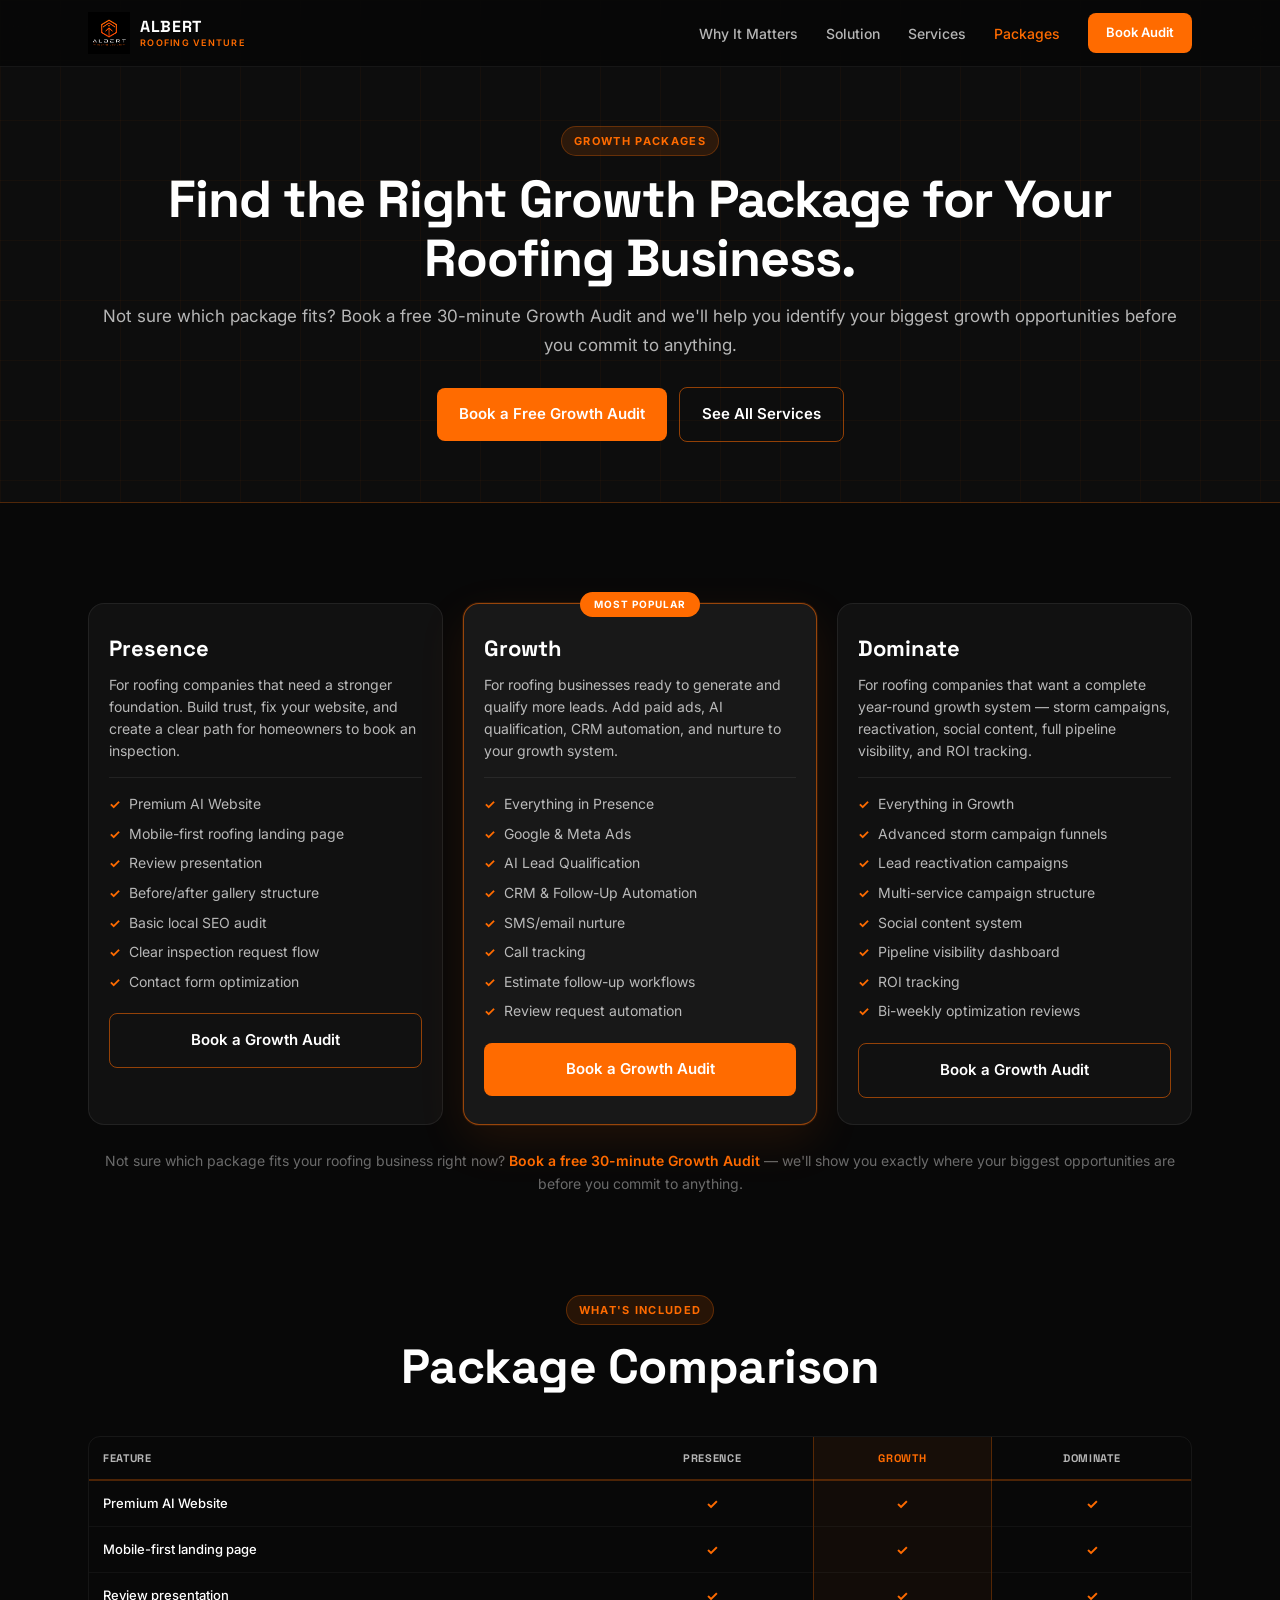
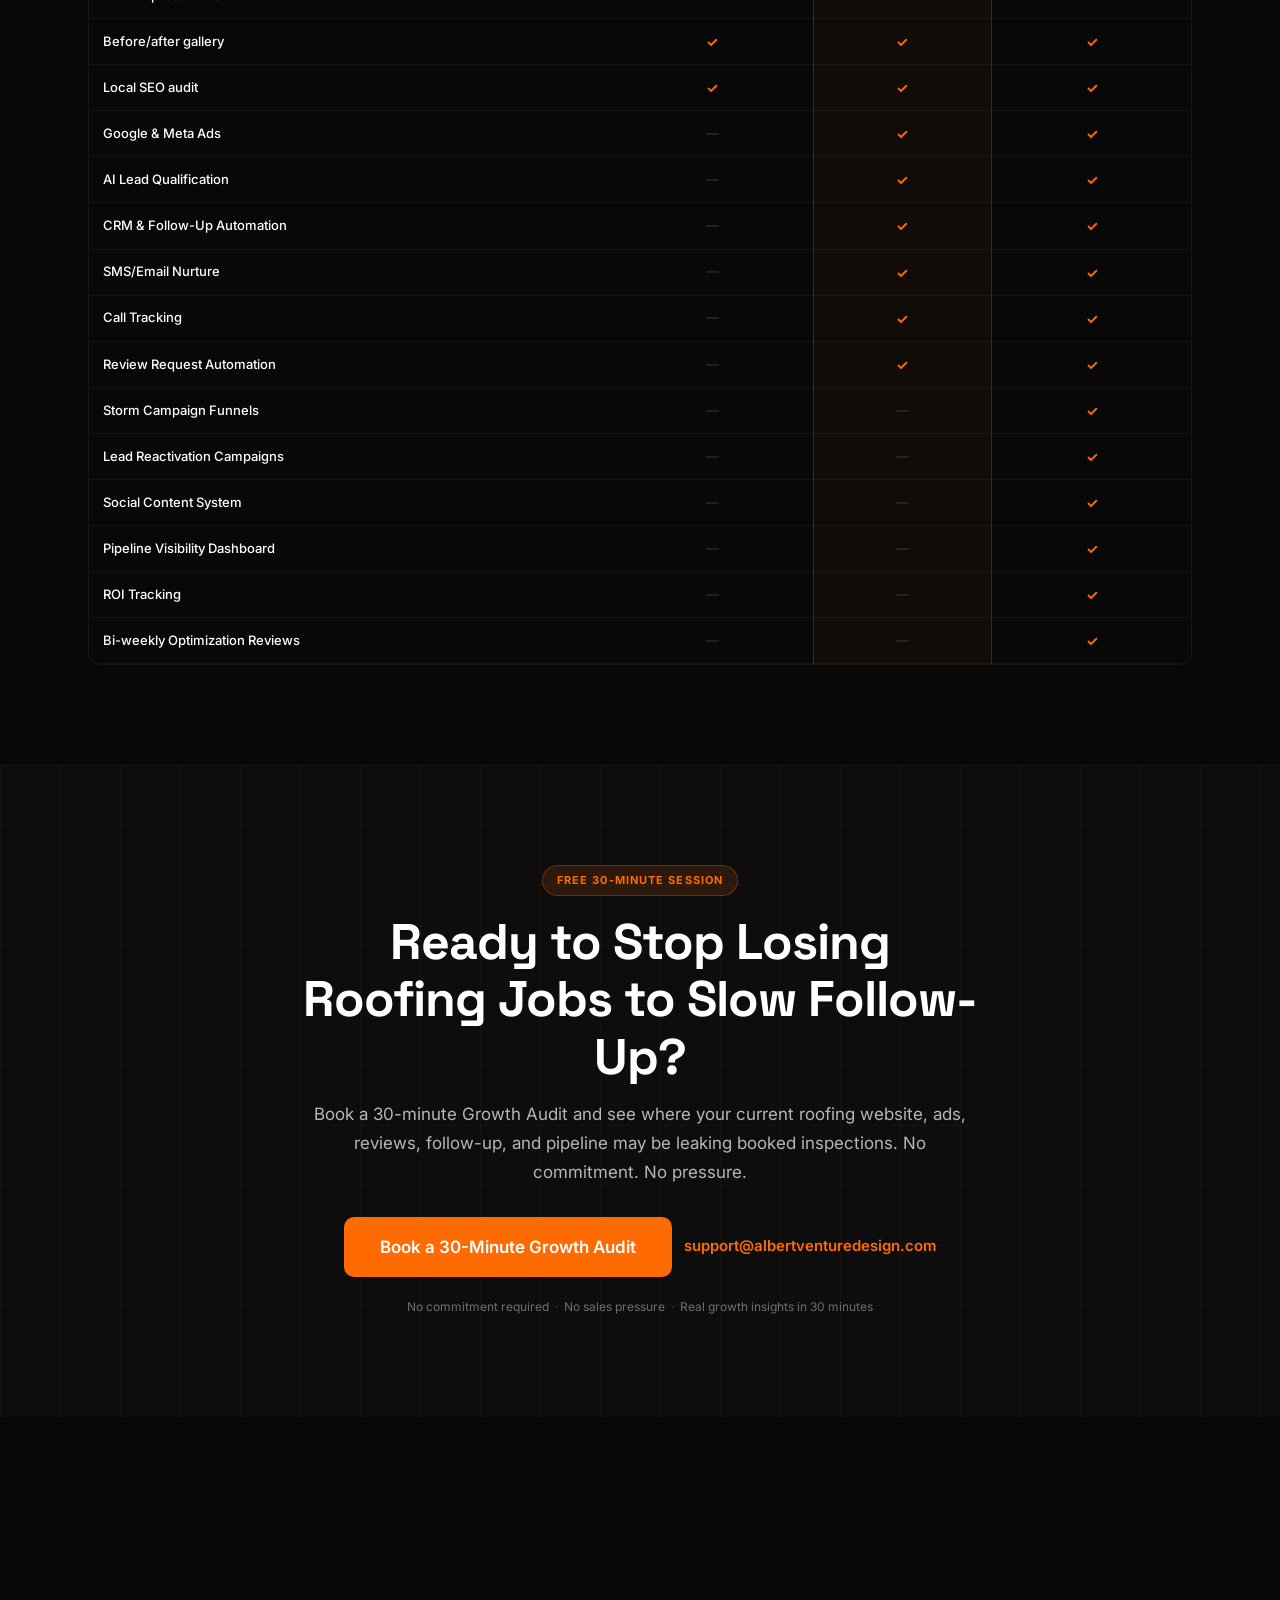
<file: packages.html>
<!DOCTYPE html>
<html lang="en">
<head>
  <meta charset="UTF-8">
  <meta name="viewport" content="width=device-width, initial-scale=1.0, viewport-fit=cover">
  <meta name="theme-color" content="#080808">
  <meta name="description" content="Roofing marketing packages from Albert Roofing Venture — Presence, Growth, and Dominate packages built for roofing businesses that want more inspections, stronger follow-up, and a year-round pipeline.">
  <meta name="keywords" content="roofing marketing packages, roofing marketing pricing, roofing growth package, roofing lead generation package, roofing CRM package, roofing ads package, AI website for roofers">
  <title>Packages — Albert Roofing Venture</title>
  <link rel="preconnect" href="https://fonts.googleapis.com">
  <link rel="preconnect" href="https://fonts.gstatic.com" crossorigin>
  <link href="https://fonts.googleapis.com/css2?family=Inter:wght@300;400;500;600;700;800;900&family=Space+Grotesk:wght@400;500;600;700&display=swap" rel="stylesheet">
  <link rel="icon" type="image/png" href="albert_roofing_venture_detailed_social_pack/albert_roofing_venture_detailed_social_pack/00_brand_reference/albert_roofing_venture_logo_reference.png">
  <link rel="apple-touch-icon" href="albert_roofing_venture_detailed_social_pack/albert_roofing_venture_detailed_social_pack/00_brand_reference/albert_roofing_venture_logo_reference.png">
  <link rel="stylesheet" href="styles.css">
</head>
<body>

  <nav class="nav" id="nav">
    <div class="nav-inner">
      <a href="index.html" class="nav-logo">
        <img src="albert_roofing_venture_detailed_social_pack/albert_roofing_venture_detailed_social_pack/00_brand_reference/albert_roofing_venture_logo_reference.png" alt="Albert Roofing Venture Logo" width="42" height="42" loading="eager">
        <span class="nav-brand">
          <span class="nav-brand-name">Albert</span>
          <span class="nav-brand-sub">Roofing Venture</span>
        </span>
      </a>
      <button class="nav-toggle" id="navToggle" aria-label="Open menu" aria-expanded="false">
        <span></span><span></span><span></span>
      </button>
      <ul class="nav-links" id="navLinks">
        <li><a href="why-it-matters.html">Why It Matters</a></li>
        <li><a href="solution.html">Solution</a></li>
        <li><a href="services.html">Services</a></li>
        <li><a href="packages.html" class="active">Packages</a></li>
        <li><a href="packages.html#cta" class="nav-cta">Book Audit</a></li>
      </ul>
    </div>
  </nav>

  <!-- PAGE BANNER -->
  <section class="page-banner">
    <div class="container">
      <div class="section-label">Growth Packages</div>
      <h1 class="banner-title">Find the Right Growth Package for Your Roofing Business.</h1>
      <p class="banner-sub">Not sure which package fits? Book a free 30-minute Growth Audit and we'll help you identify your biggest growth opportunities before you commit to anything.</p>
      <div class="banner-actions">
        <a href="#cta" class="btn btn-primary">Book a Free Growth Audit</a>
        <a href="services.html" class="btn btn-ghost">See All Services</a>
      </div>
    </div>
  </section>

  <!-- PACKAGES -->
  <section class="section packages" id="packages">
    <div class="container">
      <div class="packages-grid">

        <div class="package-card">
          <div class="pkg-tier">Presence</div>
          <p class="pkg-desc">For roofing companies that need a stronger foundation. Build trust, fix your website, and create a clear path for homeowners to book an inspection.</p>
          <div class="pkg-divider"></div>
          <ul class="pkg-features">
            <li><span class="pkg-check">✓</span> Premium AI Website</li>
            <li><span class="pkg-check">✓</span> Mobile-first roofing landing page</li>
            <li><span class="pkg-check">✓</span> Review presentation</li>
            <li><span class="pkg-check">✓</span> Before/after gallery structure</li>
            <li><span class="pkg-check">✓</span> Basic local SEO audit</li>
            <li><span class="pkg-check">✓</span> Clear inspection request flow</li>
            <li><span class="pkg-check">✓</span> Contact form optimization</li>
          </ul>
          <a href="#cta" class="btn btn-ghost pkg-btn">Book a Growth Audit</a>
        </div>

        <div class="package-card featured">
          <div class="pkg-popular">Most Popular</div>
          <div class="pkg-tier">Growth</div>
          <p class="pkg-desc">For roofing businesses ready to generate and qualify more leads. Add paid ads, AI qualification, CRM automation, and nurture to your growth system.</p>
          <div class="pkg-divider"></div>
          <ul class="pkg-features">
            <li><span class="pkg-check">✓</span> Everything in Presence</li>
            <li><span class="pkg-check">✓</span> Google &amp; Meta Ads</li>
            <li><span class="pkg-check">✓</span> AI Lead Qualification</li>
            <li><span class="pkg-check">✓</span> CRM &amp; Follow-Up Automation</li>
            <li><span class="pkg-check">✓</span> SMS/email nurture</li>
            <li><span class="pkg-check">✓</span> Call tracking</li>
            <li><span class="pkg-check">✓</span> Estimate follow-up workflows</li>
            <li><span class="pkg-check">✓</span> Review request automation</li>
          </ul>
          <a href="#cta" class="btn btn-primary pkg-btn">Book a Growth Audit</a>
        </div>

        <div class="package-card">
          <div class="pkg-tier">Dominate</div>
          <p class="pkg-desc">For roofing companies that want a complete year-round growth system — storm campaigns, reactivation, social content, full pipeline visibility, and ROI tracking.</p>
          <div class="pkg-divider"></div>
          <ul class="pkg-features">
            <li><span class="pkg-check">✓</span> Everything in Growth</li>
            <li><span class="pkg-check">✓</span> Advanced storm campaign funnels</li>
            <li><span class="pkg-check">✓</span> Lead reactivation campaigns</li>
            <li><span class="pkg-check">✓</span> Multi-service campaign structure</li>
            <li><span class="pkg-check">✓</span> Social content system</li>
            <li><span class="pkg-check">✓</span> Pipeline visibility dashboard</li>
            <li><span class="pkg-check">✓</span> ROI tracking</li>
            <li><span class="pkg-check">✓</span> Bi-weekly optimization reviews</li>
          </ul>
          <a href="#cta" class="btn btn-ghost pkg-btn">Book a Growth Audit</a>
        </div>

      </div>

      <div class="packages-note">
        <p>Not sure which package fits your roofing business right now? <a href="#cta">Book a free 30-minute Growth Audit</a> — we'll show you exactly where your biggest opportunities are before you commit to anything.</p>
      </div>
    </div>
  </section>

  <!-- COMPARE TABLE -->
  <section class="section" style="padding-top:0;">
    <div class="container">
      <div class="section-header" style="margin-bottom:40px;">
        <div class="section-label">What's Included</div>
        <h2 class="section-title">Package Comparison</h2>
      </div>
      <div class="table-scroll">
        <table class="compare-table">
          <thead>
            <tr>
              <th>Feature</th>
              <th>Presence</th>
              <th class="col-featured">Growth</th>
              <th>Dominate</th>
            </tr>
          </thead>
          <tbody>
            <tr><td>Premium AI Website</td><td class="check">✓</td><td class="check featured-col">✓</td><td class="check">✓</td></tr>
            <tr><td>Mobile-first landing page</td><td class="check">✓</td><td class="check featured-col">✓</td><td class="check">✓</td></tr>
            <tr><td>Review presentation</td><td class="check">✓</td><td class="check featured-col">✓</td><td class="check">✓</td></tr>
            <tr><td>Before/after gallery</td><td class="check">✓</td><td class="check featured-col">✓</td><td class="check">✓</td></tr>
            <tr><td>Local SEO audit</td><td class="check">✓</td><td class="check featured-col">✓</td><td class="check">✓</td></tr>
            <tr><td>Google &amp; Meta Ads</td><td class="dash">—</td><td class="check featured-col">✓</td><td class="check">✓</td></tr>
            <tr><td>AI Lead Qualification</td><td class="dash">—</td><td class="check featured-col">✓</td><td class="check">✓</td></tr>
            <tr><td>CRM &amp; Follow-Up Automation</td><td class="dash">—</td><td class="check featured-col">✓</td><td class="check">✓</td></tr>
            <tr><td>SMS/Email Nurture</td><td class="dash">—</td><td class="check featured-col">✓</td><td class="check">✓</td></tr>
            <tr><td>Call Tracking</td><td class="dash">—</td><td class="check featured-col">✓</td><td class="check">✓</td></tr>
            <tr><td>Review Request Automation</td><td class="dash">—</td><td class="check featured-col">✓</td><td class="check">✓</td></tr>
            <tr><td>Storm Campaign Funnels</td><td class="dash">—</td><td class="dash featured-col">—</td><td class="check">✓</td></tr>
            <tr><td>Lead Reactivation Campaigns</td><td class="dash">—</td><td class="dash featured-col">—</td><td class="check">✓</td></tr>
            <tr><td>Social Content System</td><td class="dash">—</td><td class="dash featured-col">—</td><td class="check">✓</td></tr>
            <tr><td>Pipeline Visibility Dashboard</td><td class="dash">—</td><td class="dash featured-col">—</td><td class="check">✓</td></tr>
            <tr><td>ROI Tracking</td><td class="dash">—</td><td class="dash featured-col">—</td><td class="check">✓</td></tr>
            <tr><td>Bi-weekly Optimization Reviews</td><td class="dash">—</td><td class="dash featured-col">—</td><td class="check">✓</td></tr>
          </tbody>
        </table>
      </div>
    </div>
  </section>

  <!-- FINAL CTA -->
  <section class="section final-cta" id="cta">
    <div class="cta-bg-grid"></div>
    <div class="container">
      <div class="cta-inner">
        <div class="cta-badge">Free 30-Minute Session</div>
        <h2 class="cta-headline">Ready to Stop Losing Roofing Jobs to Slow Follow-Up?</h2>
        <p class="cta-sub">Book a 30-minute Growth Audit and see where your current roofing website, ads, reviews, follow-up, and pipeline may be leaking booked inspections. No commitment. No pressure.</p>
        <div class="cta-actions">
          <a href="mailto:support@albertventuredesign.com?subject=30-Minute Growth Audit Request" class="btn btn-primary btn-xl">Book a 30-Minute Growth Audit</a>
          <a href="mailto:support@albertventuredesign.com" class="cta-email">support@albertventuredesign.com</a>
        </div>
        <div class="cta-trust">
          <span>No commitment required</span>
          <span class="dot">·</span>
          <span>No sales pressure</span>
          <span class="dot">·</span>
          <span>Real growth insights in 30 minutes</span>
        </div>
      </div>
    </div>
  </section>

  <footer class="footer">
    <div class="container">
      <div class="footer-top">
        <div class="footer-brand">
          <img src="albert_roofing_venture_detailed_social_pack/albert_roofing_venture_detailed_social_pack/00_brand_reference/albert_roofing_venture_logo_reference.png" alt="Albert Roofing Venture" width="130" height="56" loading="lazy">
          <p class="footer-tagline">AI Growth Infrastructure for Roofing Companies</p>
          <a href="mailto:support@albertventuredesign.com" class="footer-email">support@albertventuredesign.com</a>
        </div>
        <div class="footer-nav">
          <div class="footer-col">
            <div class="footer-col-title">Services</div>
            <ul>
              <li><a href="services.html">AI Website</a></li>
              <li><a href="services.html">Google &amp; Meta Ads</a></li>
              <li><a href="services.html">AI Lead Qualification</a></li>
              <li><a href="services.html">CRM &amp; Follow-Up Automation</a></li>
              <li><a href="services.html">Review &amp; Reputation Systems</a></li>
              <li><a href="services.html">SMS &amp; Email Nurture</a></li>
            </ul>
          </div>
          <div class="footer-col">
            <div class="footer-col-title">Company</div>
            <ul>
              <li><a href="why-it-matters.html">Why It Matters</a></li>
              <li><a href="solution.html">Our Solution</a></li>
              <li><a href="solution.html#how">How It Works</a></li>
              <li><a href="packages.html">Packages</a></li>
              <li><a href="packages.html#cta">Book a Growth Audit</a></li>
            </ul>
          </div>
          <div class="footer-col">
            <div class="footer-col-title">Contact</div>
            <ul>
              <li><a href="mailto:support@albertventuredesign.com">support@albertventuredesign.com</a></li>
              <li><a href="#cta">Book a Free Audit</a></li>
            </ul>
          </div>
        </div>
      </div>
      <div class="footer-bottom">
        <p class="footer-copy">&copy; 2025 Albert Roofing Venture. All rights reserved.</p>
        <p class="footer-sub">AI Growth Infrastructure for Roofing Companies — Helping roofing businesses respond faster, build trust, and book more inspections.</p>
      </div>
    </div>
  </footer>

  <script src="script.js"></script>
</body>
</html>
</file>
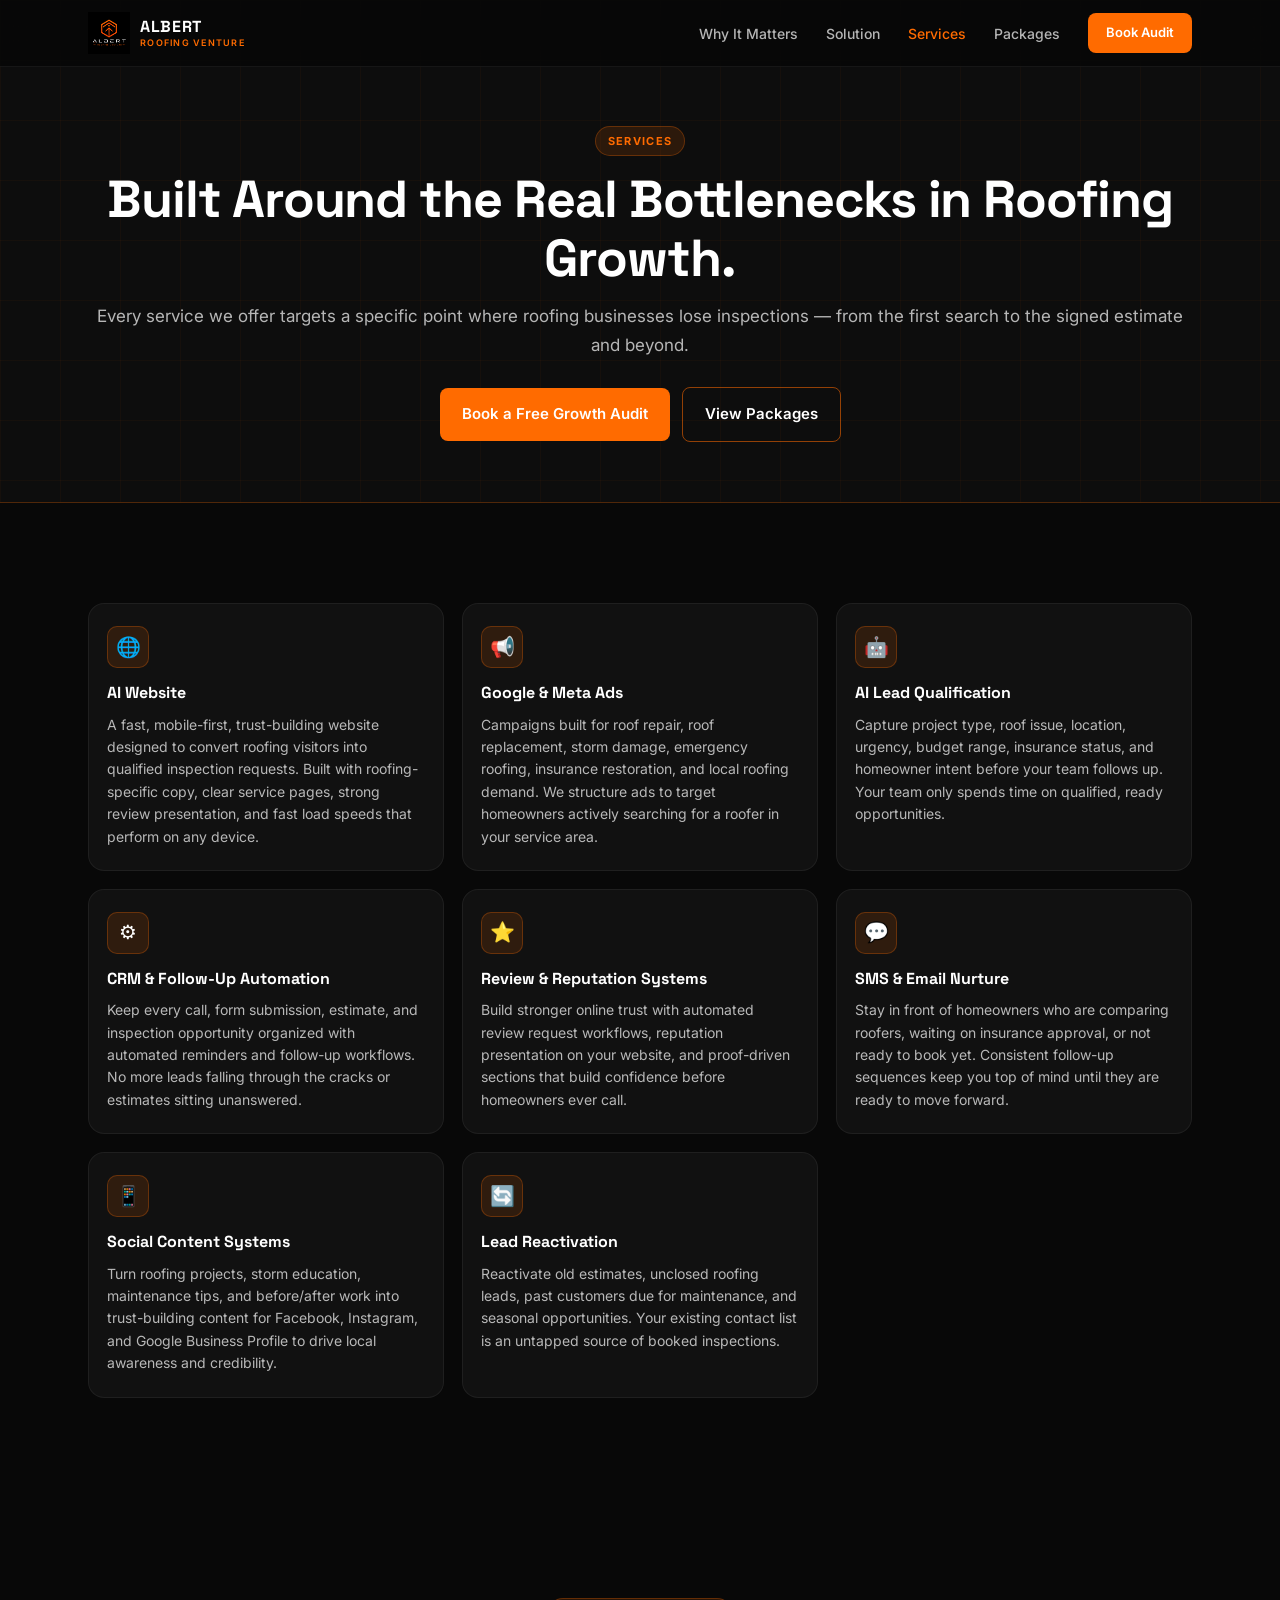
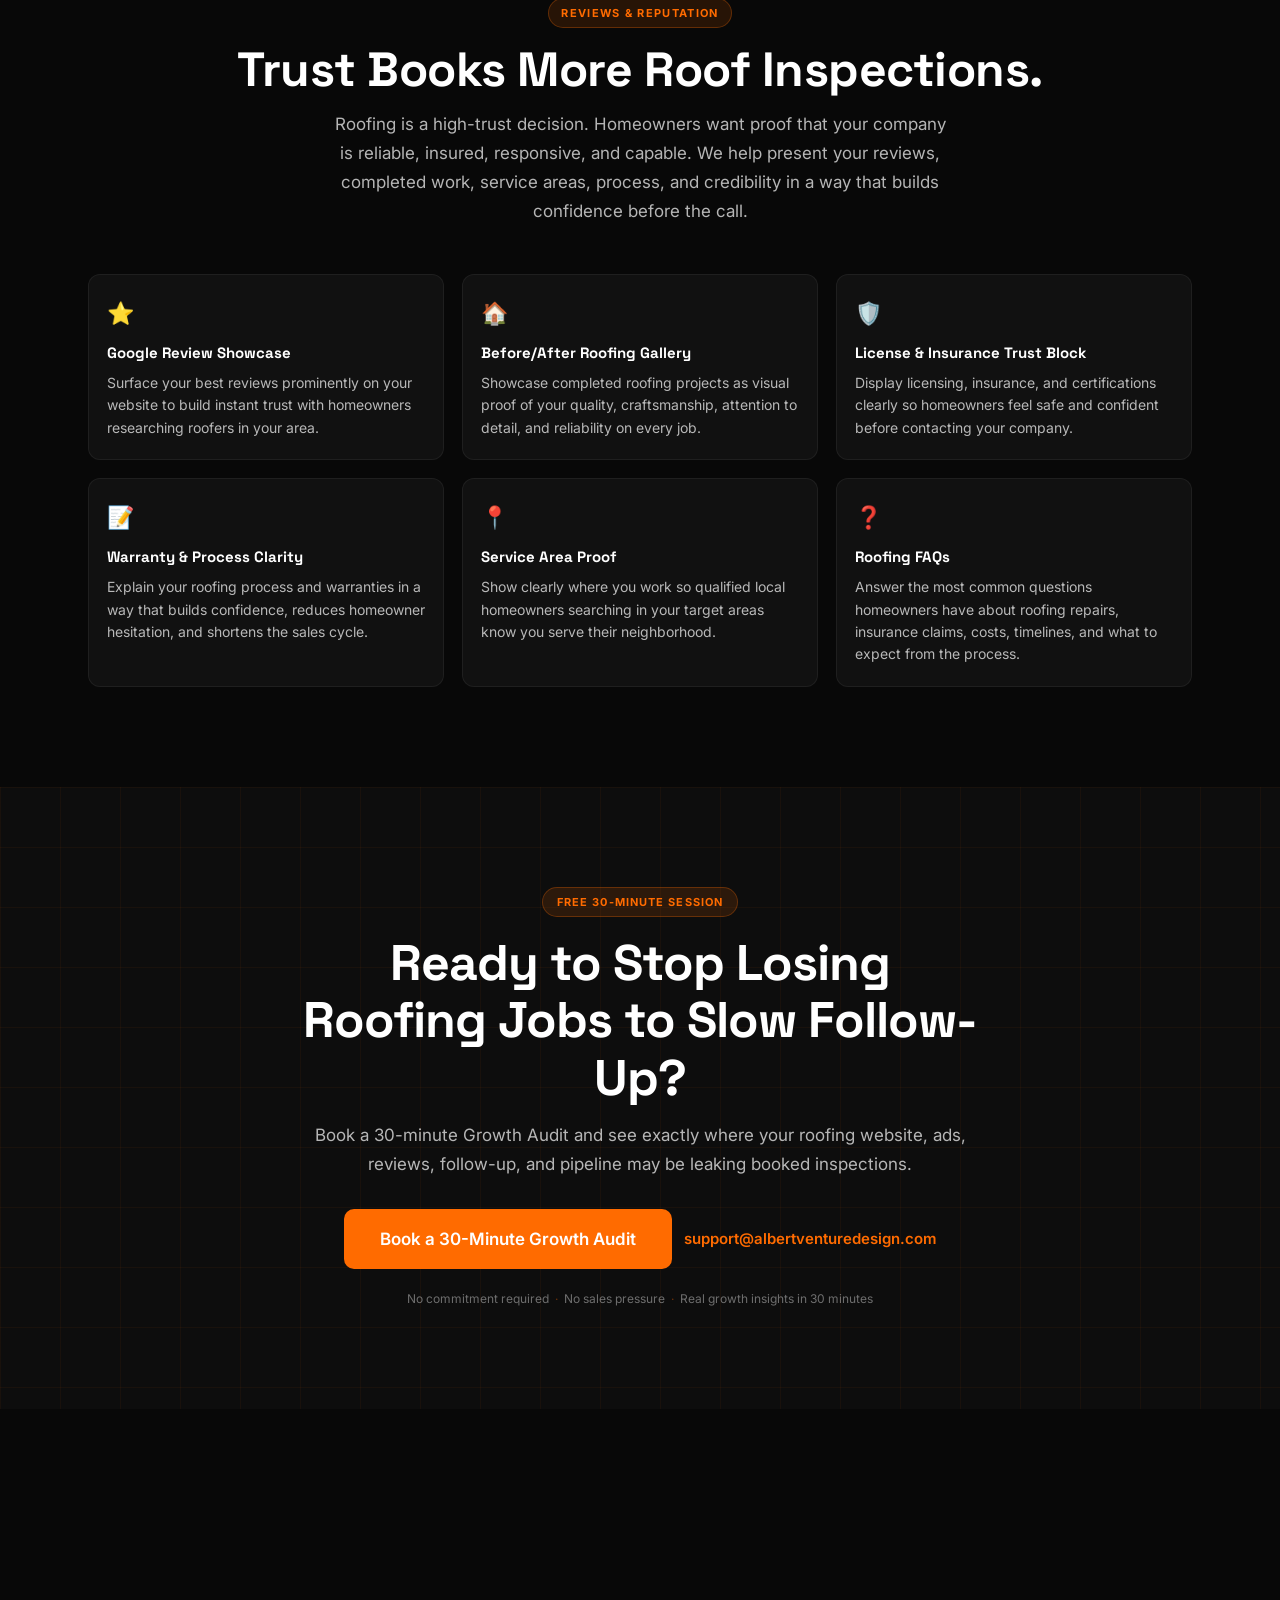
<file: services.html>
<!DOCTYPE html>
<html lang="en">
<head>
  <meta charset="UTF-8">
  <meta name="viewport" content="width=device-width, initial-scale=1.0, viewport-fit=cover">
  <meta name="theme-color" content="#080808">
  <meta name="description" content="Roofing marketing services from Albert Roofing Venture — AI websites, Google & Meta ads, AI lead qualification, CRM automation, reviews, SMS/email nurture, social content, and lead reactivation for roofing companies.">
  <meta name="keywords" content="roofing marketing services, roofing website design, Google Ads for roofers, Meta Ads for roofing, AI lead qualification roofing, CRM for roofers, roofing reviews, roofing reputation, roofing social content">
  <title>Services — Albert Roofing Venture</title>
  <link rel="preconnect" href="https://fonts.googleapis.com">
  <link rel="preconnect" href="https://fonts.gstatic.com" crossorigin>
  <link href="https://fonts.googleapis.com/css2?family=Inter:wght@300;400;500;600;700;800;900&family=Space+Grotesk:wght@400;500;600;700&display=swap" rel="stylesheet">
  <link rel="icon" type="image/png" href="albert_roofing_venture_detailed_social_pack/albert_roofing_venture_detailed_social_pack/00_brand_reference/albert_roofing_venture_logo_reference.png">
  <link rel="apple-touch-icon" href="albert_roofing_venture_detailed_social_pack/albert_roofing_venture_detailed_social_pack/00_brand_reference/albert_roofing_venture_logo_reference.png">
  <link rel="stylesheet" href="styles.css">
</head>
<body>

  <nav class="nav" id="nav">
    <div class="nav-inner">
      <a href="index.html" class="nav-logo">
        <img src="albert_roofing_venture_detailed_social_pack/albert_roofing_venture_detailed_social_pack/00_brand_reference/albert_roofing_venture_logo_reference.png" alt="Albert Roofing Venture Logo" width="42" height="42" loading="eager">
        <span class="nav-brand">
          <span class="nav-brand-name">Albert</span>
          <span class="nav-brand-sub">Roofing Venture</span>
        </span>
      </a>
      <button class="nav-toggle" id="navToggle" aria-label="Open menu" aria-expanded="false">
        <span></span><span></span><span></span>
      </button>
      <ul class="nav-links" id="navLinks">
        <li><a href="why-it-matters.html">Why It Matters</a></li>
        <li><a href="solution.html">Solution</a></li>
        <li><a href="services.html" class="active">Services</a></li>
        <li><a href="packages.html">Packages</a></li>
        <li><a href="packages.html#cta" class="nav-cta">Book Audit</a></li>
      </ul>
    </div>
  </nav>

  <!-- PAGE BANNER -->
  <section class="page-banner">
    <div class="container">
      <div class="section-label">Services</div>
      <h1 class="banner-title">Built Around the Real Bottlenecks in Roofing Growth.</h1>
      <p class="banner-sub">Every service we offer targets a specific point where roofing businesses lose inspections — from the first search to the signed estimate and beyond.</p>
      <div class="banner-actions">
        <a href="packages.html#cta" class="btn btn-primary">Book a Free Growth Audit</a>
        <a href="packages.html" class="btn btn-ghost">View Packages</a>
      </div>
    </div>
  </section>

  <!-- SERVICES -->
  <section class="section services" id="services">
    <div class="container">
      <div class="services-grid">

        <div class="service-card">
          <div class="service-icon-wrap"><div class="service-icon">🌐</div></div>
          <h3>AI Website</h3>
          <p>A fast, mobile-first, trust-building website designed to convert roofing visitors into qualified inspection requests. Built with roofing-specific copy, clear service pages, strong review presentation, and fast load speeds that perform on any device.</p>
        </div>

        <div class="service-card">
          <div class="service-icon-wrap"><div class="service-icon">📢</div></div>
          <h3>Google &amp; Meta Ads</h3>
          <p>Campaigns built for roof repair, roof replacement, storm damage, emergency roofing, insurance restoration, and local roofing demand. We structure ads to target homeowners actively searching for a roofer in your service area.</p>
        </div>

        <div class="service-card">
          <div class="service-icon-wrap"><div class="service-icon">🤖</div></div>
          <h3>AI Lead Qualification</h3>
          <p>Capture project type, roof issue, location, urgency, budget range, insurance status, and homeowner intent before your team follows up. Your team only spends time on qualified, ready opportunities.</p>
        </div>

        <div class="service-card">
          <div class="service-icon-wrap"><div class="service-icon">⚙️</div></div>
          <h3>CRM &amp; Follow-Up Automation</h3>
          <p>Keep every call, form submission, estimate, and inspection opportunity organized with automated reminders and follow-up workflows. No more leads falling through the cracks or estimates sitting unanswered.</p>
        </div>

        <div class="service-card">
          <div class="service-icon-wrap"><div class="service-icon">⭐</div></div>
          <h3>Review &amp; Reputation Systems</h3>
          <p>Build stronger online trust with automated review request workflows, reputation presentation on your website, and proof-driven sections that build confidence before homeowners ever call.</p>
        </div>

        <div class="service-card">
          <div class="service-icon-wrap"><div class="service-icon">💬</div></div>
          <h3>SMS &amp; Email Nurture</h3>
          <p>Stay in front of homeowners who are comparing roofers, waiting on insurance approval, or not ready to book yet. Consistent follow-up sequences keep you top of mind until they are ready to move forward.</p>
        </div>

        <div class="service-card">
          <div class="service-icon-wrap"><div class="service-icon">📱</div></div>
          <h3>Social Content Systems</h3>
          <p>Turn roofing projects, storm education, maintenance tips, and before/after work into trust-building content for Facebook, Instagram, and Google Business Profile to drive local awareness and credibility.</p>
        </div>

        <div class="service-card">
          <div class="service-icon-wrap"><div class="service-icon">🔄</div></div>
          <h3>Lead Reactivation</h3>
          <p>Reactivate old estimates, unclosed roofing leads, past customers due for maintenance, and seasonal opportunities. Your existing contact list is an untapped source of booked inspections.</p>
        </div>

      </div>
    </div>
  </section>

  <!-- REVIEW & REPUTATION -->
  <section class="section reputation" id="reputation">
    <div class="container">
      <div class="section-header">
        <div class="section-label">Reviews &amp; Reputation</div>
        <h2 class="section-title">Trust Books More Roof Inspections.</h2>
        <p class="section-sub">Roofing is a high-trust decision. Homeowners want proof that your company is reliable, insured, responsive, and capable. We help present your reviews, completed work, service areas, process, and credibility in a way that builds confidence before the call.</p>
      </div>
      <div class="rep-grid">
        <div class="rep-card">
          <div class="rep-icon">⭐</div>
          <h3>Google Review Showcase</h3>
          <p>Surface your best reviews prominently on your website to build instant trust with homeowners researching roofers in your area.</p>
        </div>
        <div class="rep-card">
          <div class="rep-icon">🏠</div>
          <h3>Before/After Roofing Gallery</h3>
          <p>Showcase completed roofing projects as visual proof of your quality, craftsmanship, attention to detail, and reliability on every job.</p>
        </div>
        <div class="rep-card">
          <div class="rep-icon">🛡️</div>
          <h3>License &amp; Insurance Trust Block</h3>
          <p>Display licensing, insurance, and certifications clearly so homeowners feel safe and confident before contacting your company.</p>
        </div>
        <div class="rep-card">
          <div class="rep-icon">📝</div>
          <h3>Warranty &amp; Process Clarity</h3>
          <p>Explain your roofing process and warranties in a way that builds confidence, reduces homeowner hesitation, and shortens the sales cycle.</p>
        </div>
        <div class="rep-card">
          <div class="rep-icon">📍</div>
          <h3>Service Area Proof</h3>
          <p>Show clearly where you work so qualified local homeowners searching in your target areas know you serve their neighborhood.</p>
        </div>
        <div class="rep-card">
          <div class="rep-icon">❓</div>
          <h3>Roofing FAQs</h3>
          <p>Answer the most common questions homeowners have about roofing repairs, insurance claims, costs, timelines, and what to expect from the process.</p>
        </div>
      </div>
    </div>
  </section>

  <!-- FINAL CTA -->
  <section class="section final-cta" id="cta">
    <div class="cta-bg-grid"></div>
    <div class="container">
      <div class="cta-inner">
        <div class="cta-badge">Free 30-Minute Session</div>
        <h2 class="cta-headline">Ready to Stop Losing Roofing Jobs to Slow Follow-Up?</h2>
        <p class="cta-sub">Book a 30-minute Growth Audit and see exactly where your roofing website, ads, reviews, follow-up, and pipeline may be leaking booked inspections.</p>
        <div class="cta-actions">
          <a href="mailto:support@albertventuredesign.com?subject=30-Minute Growth Audit Request" class="btn btn-primary btn-xl">Book a 30-Minute Growth Audit</a>
          <a href="mailto:support@albertventuredesign.com" class="cta-email">support@albertventuredesign.com</a>
        </div>
        <div class="cta-trust">
          <span>No commitment required</span>
          <span class="dot">·</span>
          <span>No sales pressure</span>
          <span class="dot">·</span>
          <span>Real growth insights in 30 minutes</span>
        </div>
      </div>
    </div>
  </section>

  <footer class="footer">
    <div class="container">
      <div class="footer-top">
        <div class="footer-brand">
          <img src="albert_roofing_venture_detailed_social_pack/albert_roofing_venture_detailed_social_pack/00_brand_reference/albert_roofing_venture_logo_reference.png" alt="Albert Roofing Venture" width="130" height="56" loading="lazy">
          <p class="footer-tagline">AI Growth Infrastructure for Roofing Companies</p>
          <a href="mailto:support@albertventuredesign.com" class="footer-email">support@albertventuredesign.com</a>
        </div>
        <div class="footer-nav">
          <div class="footer-col">
            <div class="footer-col-title">Services</div>
            <ul>
              <li><a href="services.html">AI Website</a></li>
              <li><a href="services.html">Google &amp; Meta Ads</a></li>
              <li><a href="services.html">AI Lead Qualification</a></li>
              <li><a href="services.html">CRM &amp; Follow-Up Automation</a></li>
              <li><a href="services.html">Review &amp; Reputation Systems</a></li>
              <li><a href="services.html">SMS &amp; Email Nurture</a></li>
            </ul>
          </div>
          <div class="footer-col">
            <div class="footer-col-title">Company</div>
            <ul>
              <li><a href="why-it-matters.html">Why It Matters</a></li>
              <li><a href="solution.html">Our Solution</a></li>
              <li><a href="solution.html#how">How It Works</a></li>
              <li><a href="packages.html">Packages</a></li>
              <li><a href="packages.html#cta">Book a Growth Audit</a></li>
            </ul>
          </div>
          <div class="footer-col">
            <div class="footer-col-title">Contact</div>
            <ul>
              <li><a href="mailto:support@albertventuredesign.com">support@albertventuredesign.com</a></li>
              <li><a href="packages.html#cta">Book a Free Audit</a></li>
            </ul>
          </div>
        </div>
      </div>
      <div class="footer-bottom">
        <p class="footer-copy">&copy; 2025 Albert Roofing Venture. All rights reserved.</p>
        <p class="footer-sub">AI Growth Infrastructure for Roofing Companies — Helping roofing businesses respond faster, build trust, and book more inspections.</p>
      </div>
    </div>
  </footer>

  <script src="script.js"></script>
</body>
</html>
</file>
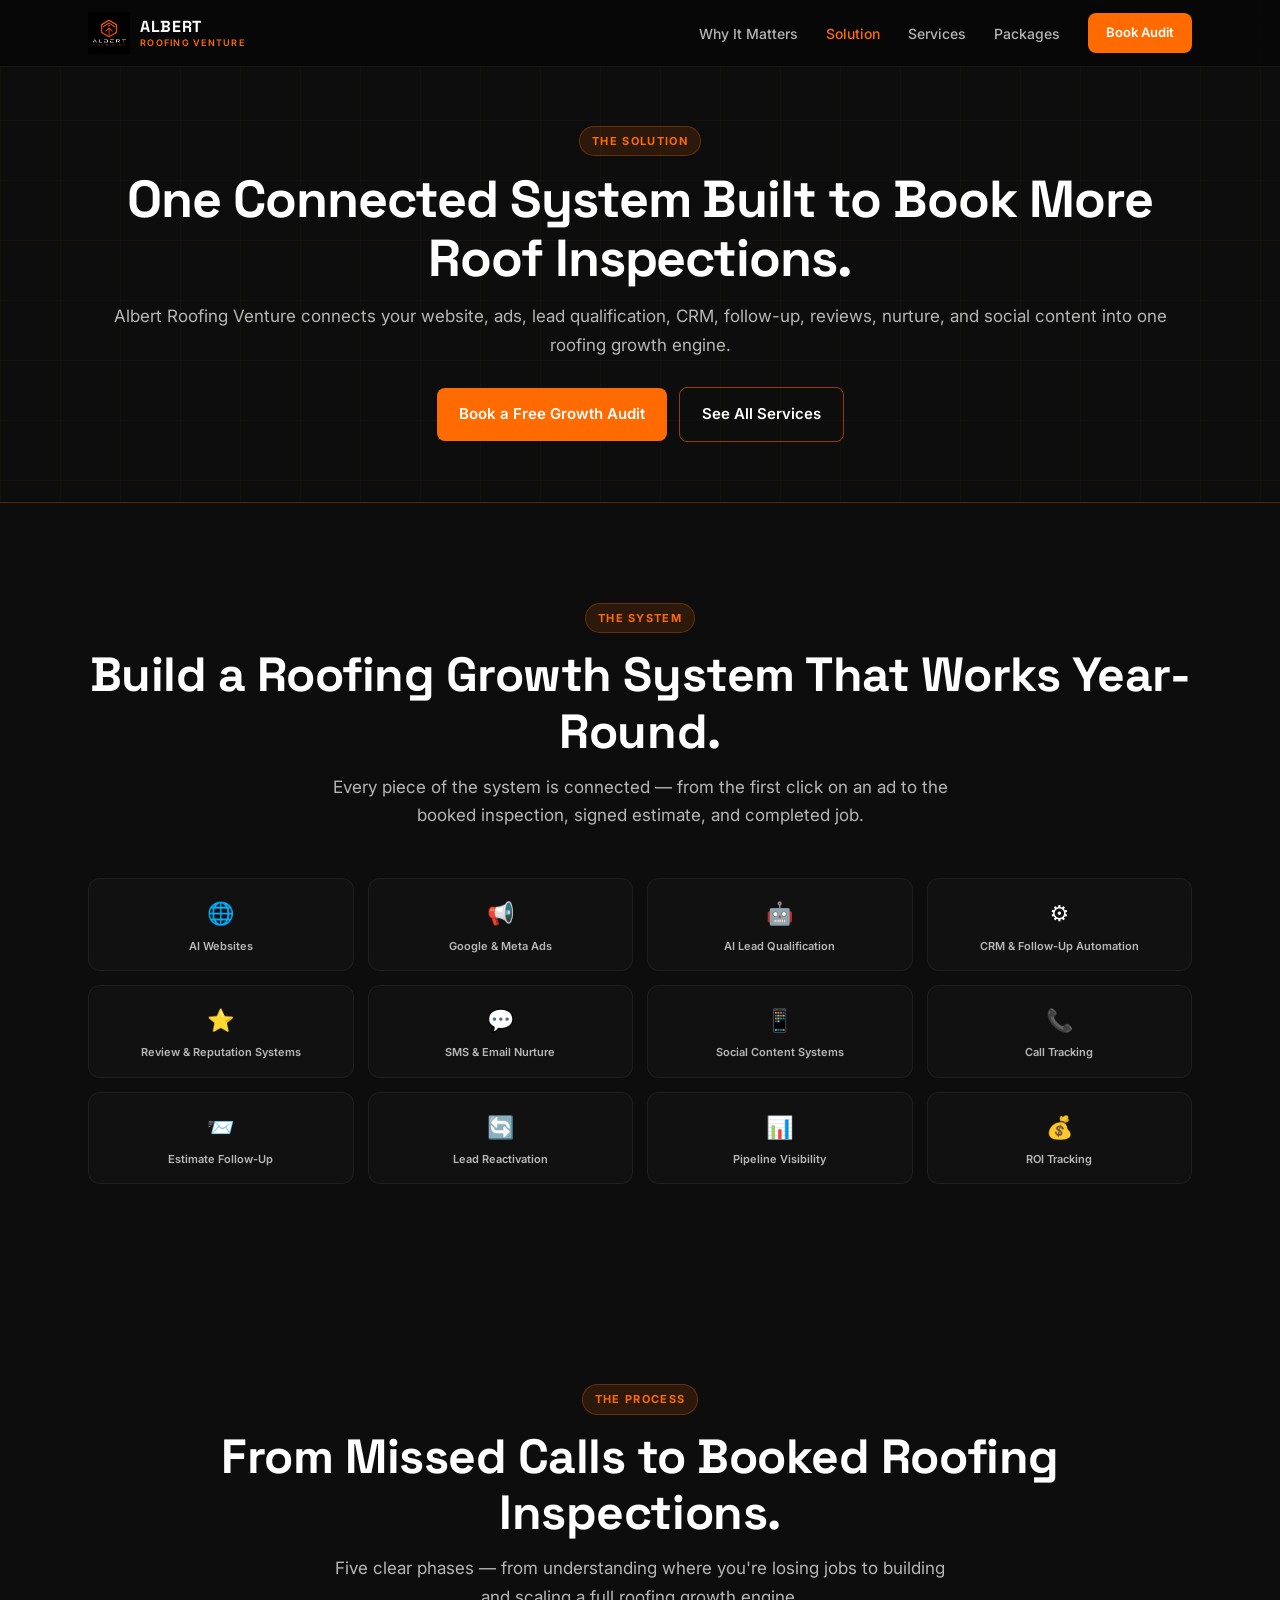
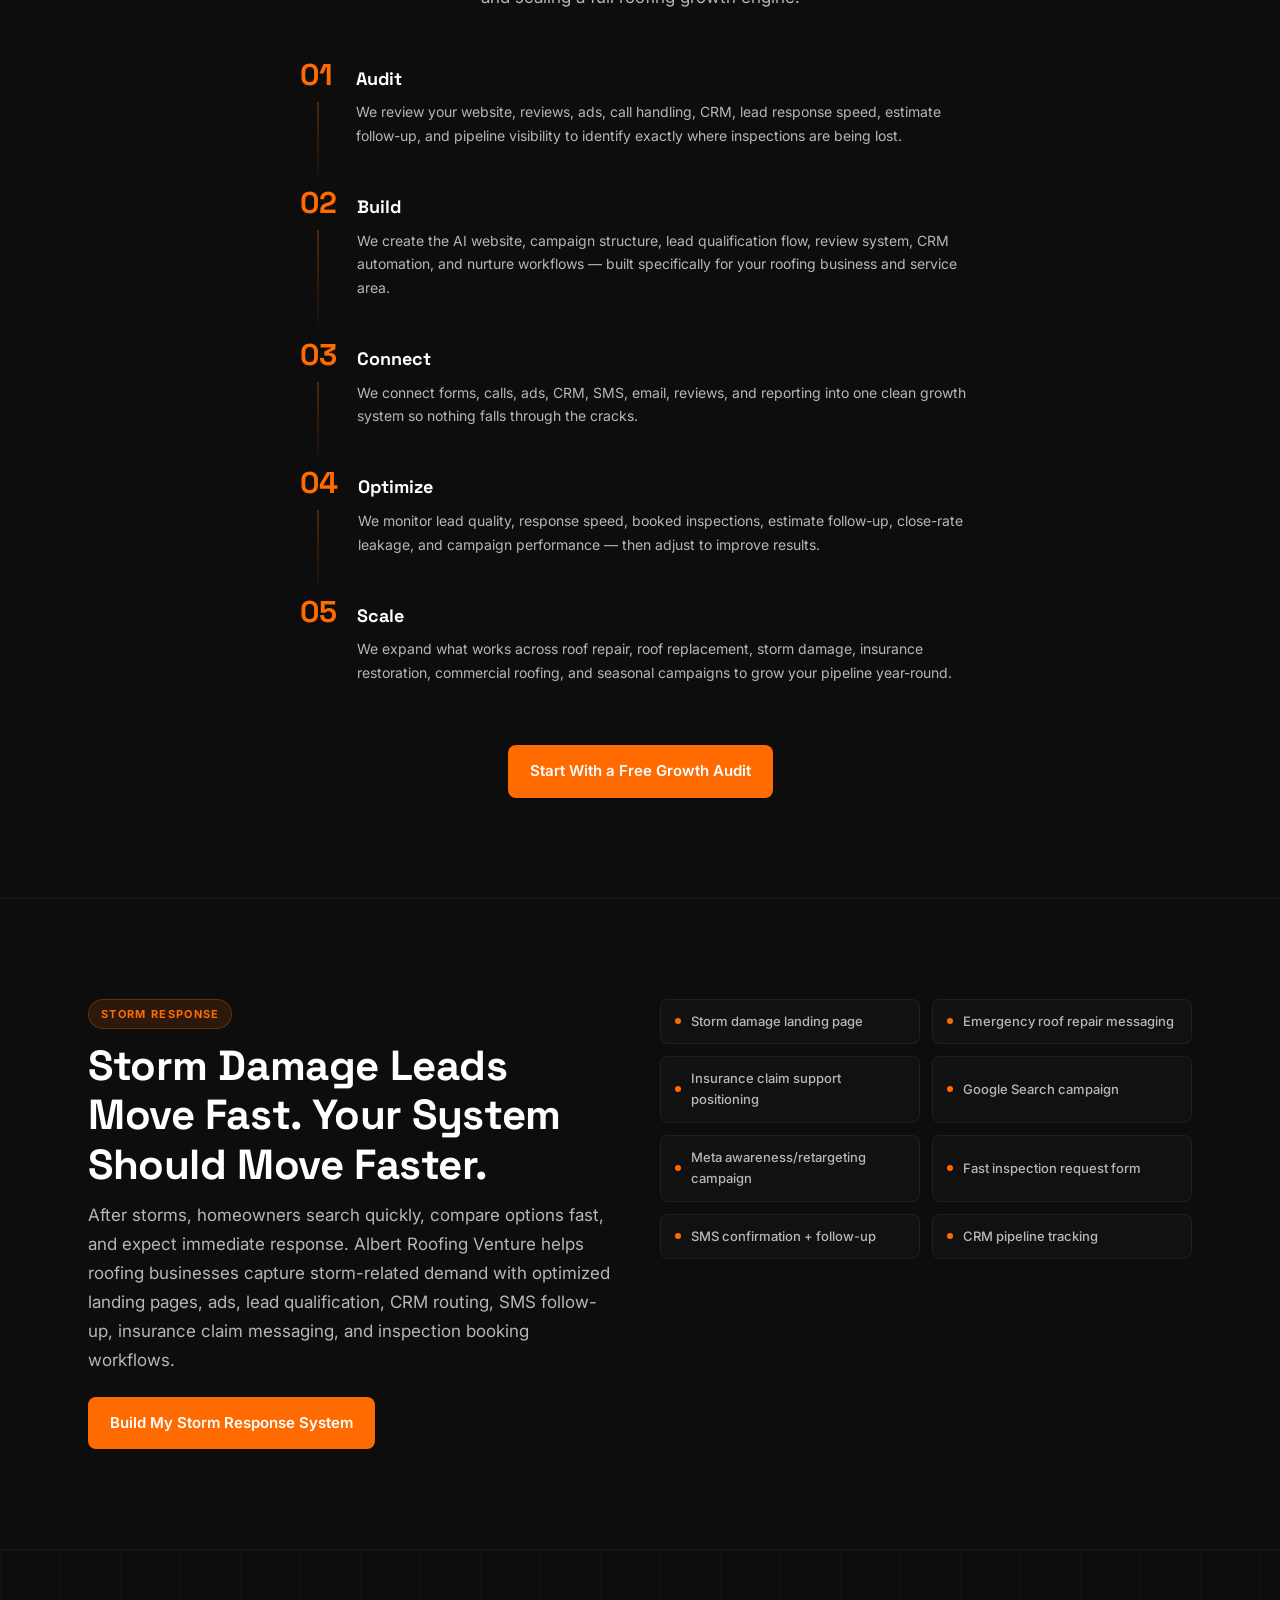
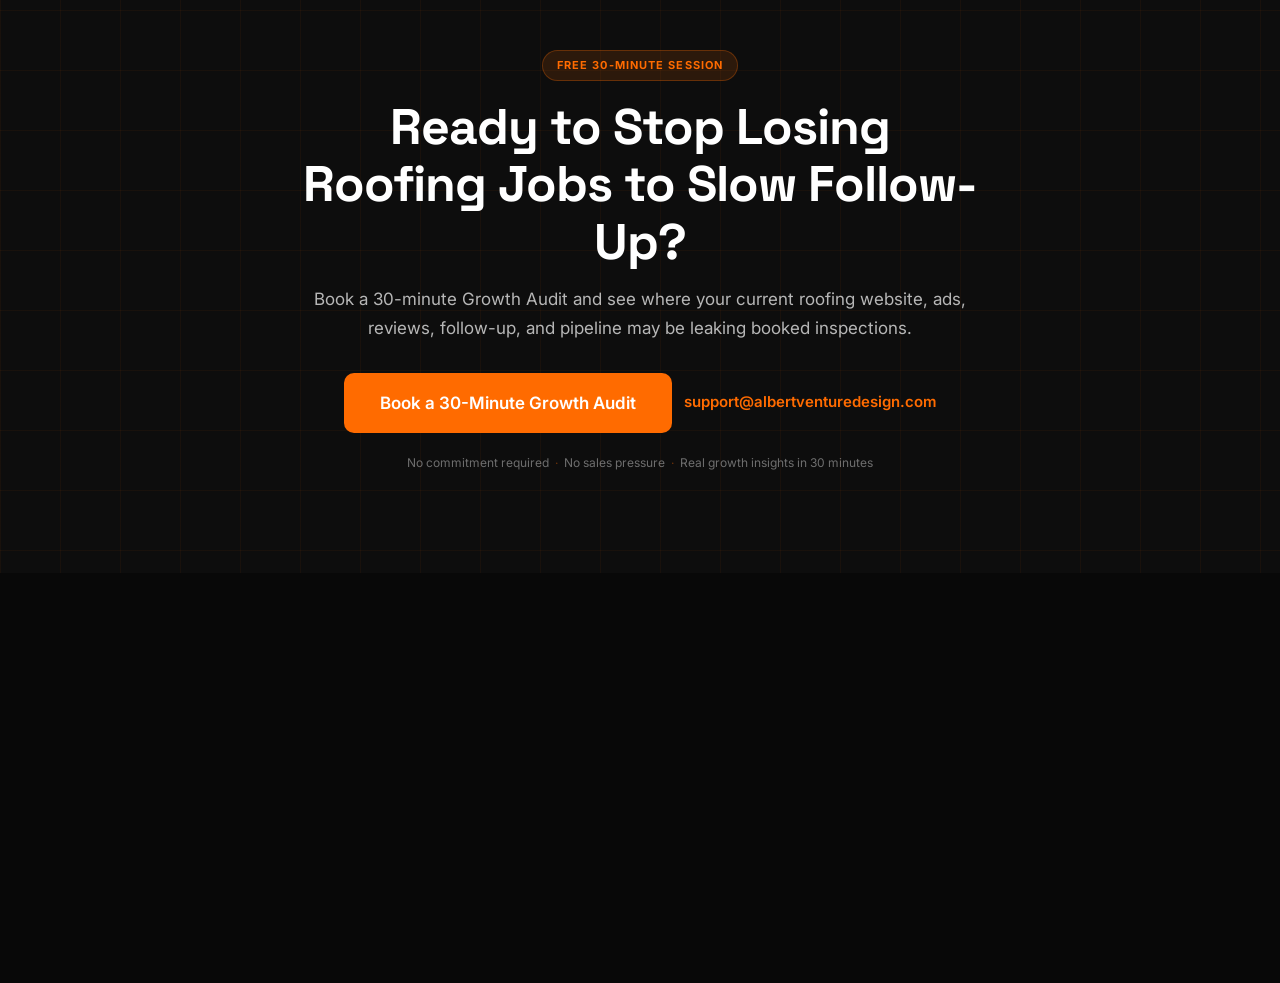
<file: solution.html>
<!DOCTYPE html>
<html lang="en">
<head>
  <meta charset="UTF-8">
  <meta name="viewport" content="width=device-width, initial-scale=1.0, viewport-fit=cover">
  <meta name="theme-color" content="#080808">
  <meta name="description" content="Albert Roofing Venture's AI-powered roofing growth solution — connecting your website, ads, AI lead qualification, CRM automation, reviews, and nurture into one roofing growth system.">
  <meta name="keywords" content="roofing marketing system, roofing CRM automation, AI roofing leads, roofing growth system, how it works roofing marketing, storm damage roofing leads, roof inspection leads">
  <title>Our Solution — Albert Roofing Venture</title>
  <link rel="preconnect" href="https://fonts.googleapis.com">
  <link rel="preconnect" href="https://fonts.gstatic.com" crossorigin>
  <link href="https://fonts.googleapis.com/css2?family=Inter:wght@300;400;500;600;700;800;900&family=Space+Grotesk:wght@400;500;600;700&display=swap" rel="stylesheet">
  <link rel="icon" type="image/png" href="albert_roofing_venture_detailed_social_pack/albert_roofing_venture_detailed_social_pack/00_brand_reference/albert_roofing_venture_logo_reference.png">
  <link rel="apple-touch-icon" href="albert_roofing_venture_detailed_social_pack/albert_roofing_venture_detailed_social_pack/00_brand_reference/albert_roofing_venture_logo_reference.png">
  <link rel="stylesheet" href="styles.css">
</head>
<body>

  <nav class="nav" id="nav">
    <div class="nav-inner">
      <a href="index.html" class="nav-logo">
        <img src="albert_roofing_venture_detailed_social_pack/albert_roofing_venture_detailed_social_pack/00_brand_reference/albert_roofing_venture_logo_reference.png" alt="Albert Roofing Venture Logo" width="42" height="42" loading="eager">
        <span class="nav-brand">
          <span class="nav-brand-name">Albert</span>
          <span class="nav-brand-sub">Roofing Venture</span>
        </span>
      </a>
      <button class="nav-toggle" id="navToggle" aria-label="Open menu" aria-expanded="false">
        <span></span><span></span><span></span>
      </button>
      <ul class="nav-links" id="navLinks">
        <li><a href="why-it-matters.html">Why It Matters</a></li>
        <li><a href="solution.html" class="active">Solution</a></li>
        <li><a href="services.html">Services</a></li>
        <li><a href="packages.html">Packages</a></li>
        <li><a href="packages.html#cta" class="nav-cta">Book Audit</a></li>
      </ul>
    </div>
  </nav>

  <!-- PAGE BANNER -->
  <section class="page-banner">
    <div class="container">
      <div class="section-label">The Solution</div>
      <h1 class="banner-title">One Connected System Built to Book More Roof Inspections.</h1>
      <p class="banner-sub">Albert Roofing Venture connects your website, ads, lead qualification, CRM, follow-up, reviews, nurture, and social content into one roofing growth engine.</p>
      <div class="banner-actions">
        <a href="packages.html#cta" class="btn btn-primary">Book a Free Growth Audit</a>
        <a href="services.html" class="btn btn-ghost">See All Services</a>
      </div>
    </div>
  </section>

  <!-- SOLUTION FEATURE GRID -->
  <section class="section solution" id="solution">
    <div class="container">
      <div class="section-header">
        <div class="section-label">The System</div>
        <h2 class="section-title">Build a Roofing Growth System That Works Year-Round.</h2>
        <p class="section-sub">Every piece of the system is connected — from the first click on an ad to the booked inspection, signed estimate, and completed job.</p>
      </div>
      <div class="solution-grid">
        <div class="solution-feature">
          <div class="feat-icon">🌐</div>
          <div class="feat-label">AI Websites</div>
        </div>
        <div class="solution-feature">
          <div class="feat-icon">📢</div>
          <div class="feat-label">Google &amp; Meta Ads</div>
        </div>
        <div class="solution-feature">
          <div class="feat-icon">🤖</div>
          <div class="feat-label">AI Lead Qualification</div>
        </div>
        <div class="solution-feature">
          <div class="feat-icon">⚙️</div>
          <div class="feat-label">CRM &amp; Follow-Up Automation</div>
        </div>
        <div class="solution-feature">
          <div class="feat-icon">⭐</div>
          <div class="feat-label">Review &amp; Reputation Systems</div>
        </div>
        <div class="solution-feature">
          <div class="feat-icon">💬</div>
          <div class="feat-label">SMS &amp; Email Nurture</div>
        </div>
        <div class="solution-feature">
          <div class="feat-icon">📱</div>
          <div class="feat-label">Social Content Systems</div>
        </div>
        <div class="solution-feature">
          <div class="feat-icon">📞</div>
          <div class="feat-label">Call Tracking</div>
        </div>
        <div class="solution-feature">
          <div class="feat-icon">📨</div>
          <div class="feat-label">Estimate Follow-Up</div>
        </div>
        <div class="solution-feature">
          <div class="feat-icon">🔄</div>
          <div class="feat-label">Lead Reactivation</div>
        </div>
        <div class="solution-feature">
          <div class="feat-icon">📊</div>
          <div class="feat-label">Pipeline Visibility</div>
        </div>
        <div class="solution-feature">
          <div class="feat-icon">💰</div>
          <div class="feat-label">ROI Tracking</div>
        </div>
      </div>
    </div>
  </section>

  <!-- HOW IT WORKS -->
  <section class="section how" id="how">
    <div class="container">
      <div class="section-header">
        <div class="section-label">The Process</div>
        <h2 class="section-title">From Missed Calls to Booked Roofing Inspections.</h2>
        <p class="section-sub">Five clear phases — from understanding where you're losing jobs to building and scaling a full roofing growth engine.</p>
      </div>
      <div class="steps-track">

        <div class="step-item">
          <div class="step-num">01</div>
          <div class="step-body">
            <h3>Audit</h3>
            <p>We review your website, reviews, ads, call handling, CRM, lead response speed, estimate follow-up, and pipeline visibility to identify exactly where inspections are being lost.</p>
          </div>
        </div>

        <div class="step-item">
          <div class="step-num">02</div>
          <div class="step-body">
            <h3>Build</h3>
            <p>We create the AI website, campaign structure, lead qualification flow, review system, CRM automation, and nurture workflows — built specifically for your roofing business and service area.</p>
          </div>
        </div>

        <div class="step-item">
          <div class="step-num">03</div>
          <div class="step-body">
            <h3>Connect</h3>
            <p>We connect forms, calls, ads, CRM, SMS, email, reviews, and reporting into one clean growth system so nothing falls through the cracks.</p>
          </div>
        </div>

        <div class="step-item">
          <div class="step-num">04</div>
          <div class="step-body">
            <h3>Optimize</h3>
            <p>We monitor lead quality, response speed, booked inspections, estimate follow-up, close-rate leakage, and campaign performance — then adjust to improve results.</p>
          </div>
        </div>

        <div class="step-item">
          <div class="step-num">05</div>
          <div class="step-body">
            <h3>Scale</h3>
            <p>We expand what works across roof repair, roof replacement, storm damage, insurance restoration, commercial roofing, and seasonal campaigns to grow your pipeline year-round.</p>
          </div>
        </div>

      </div>
      <div style="text-align:center;margin-top:60px;">
        <a href="packages.html#cta" class="btn btn-primary">Start With a Free Growth Audit</a>
      </div>
    </div>
  </section>

  <!-- STORM DAMAGE CAMPAIGN -->
  <section class="section storm" id="storm">
    <div class="container">
      <div class="storm-layout">
        <div class="storm-content">
          <div class="section-label">Storm Response</div>
          <h2 class="section-title">Storm Damage Leads Move Fast. Your System Should Move Faster.</h2>
          <p class="section-sub">After storms, homeowners search quickly, compare options fast, and expect immediate response. Albert Roofing Venture helps roofing businesses capture storm-related demand with optimized landing pages, ads, lead qualification, CRM routing, SMS follow-up, insurance claim messaging, and inspection booking workflows.</p>
          <a href="packages.html#cta" class="btn btn-primary">Build My Storm Response System</a>
        </div>
        <div class="storm-elements">
          <div class="storm-grid">
            <div class="storm-item">
              <div class="storm-dot"></div>
              <span>Storm damage landing page</span>
            </div>
            <div class="storm-item">
              <div class="storm-dot"></div>
              <span>Emergency roof repair messaging</span>
            </div>
            <div class="storm-item">
              <div class="storm-dot"></div>
              <span>Insurance claim support positioning</span>
            </div>
            <div class="storm-item">
              <div class="storm-dot"></div>
              <span>Google Search campaign</span>
            </div>
            <div class="storm-item">
              <div class="storm-dot"></div>
              <span>Meta awareness/retargeting campaign</span>
            </div>
            <div class="storm-item">
              <div class="storm-dot"></div>
              <span>Fast inspection request form</span>
            </div>
            <div class="storm-item">
              <div class="storm-dot"></div>
              <span>SMS confirmation + follow-up</span>
            </div>
            <div class="storm-item">
              <div class="storm-dot"></div>
              <span>CRM pipeline tracking</span>
            </div>
          </div>
        </div>
      </div>
    </div>
  </section>

  <!-- FINAL CTA -->
  <section class="section final-cta" id="cta">
    <div class="cta-bg-grid"></div>
    <div class="container">
      <div class="cta-inner">
        <div class="cta-badge">Free 30-Minute Session</div>
        <h2 class="cta-headline">Ready to Stop Losing Roofing Jobs to Slow Follow-Up?</h2>
        <p class="cta-sub">Book a 30-minute Growth Audit and see where your current roofing website, ads, reviews, follow-up, and pipeline may be leaking booked inspections.</p>
        <div class="cta-actions">
          <a href="mailto:support@albertventuredesign.com?subject=30-Minute Growth Audit Request" class="btn btn-primary btn-xl">Book a 30-Minute Growth Audit</a>
          <a href="mailto:support@albertventuredesign.com" class="cta-email">support@albertventuredesign.com</a>
        </div>
        <div class="cta-trust">
          <span>No commitment required</span>
          <span class="dot">·</span>
          <span>No sales pressure</span>
          <span class="dot">·</span>
          <span>Real growth insights in 30 minutes</span>
        </div>
      </div>
    </div>
  </section>

  <footer class="footer">
    <div class="container">
      <div class="footer-top">
        <div class="footer-brand">
          <img src="albert_roofing_venture_detailed_social_pack/albert_roofing_venture_detailed_social_pack/00_brand_reference/albert_roofing_venture_logo_reference.png" alt="Albert Roofing Venture" width="130" height="56" loading="lazy">
          <p class="footer-tagline">AI Growth Infrastructure for Roofing Companies</p>
          <a href="mailto:support@albertventuredesign.com" class="footer-email">support@albertventuredesign.com</a>
        </div>
        <div class="footer-nav">
          <div class="footer-col">
            <div class="footer-col-title">Services</div>
            <ul>
              <li><a href="services.html">AI Website</a></li>
              <li><a href="services.html">Google &amp; Meta Ads</a></li>
              <li><a href="services.html">AI Lead Qualification</a></li>
              <li><a href="services.html">CRM &amp; Follow-Up Automation</a></li>
              <li><a href="services.html">Review &amp; Reputation Systems</a></li>
              <li><a href="services.html">SMS &amp; Email Nurture</a></li>
            </ul>
          </div>
          <div class="footer-col">
            <div class="footer-col-title">Company</div>
            <ul>
              <li><a href="why-it-matters.html">Why It Matters</a></li>
              <li><a href="solution.html">Our Solution</a></li>
              <li><a href="solution.html#how">How It Works</a></li>
              <li><a href="packages.html">Packages</a></li>
              <li><a href="packages.html#cta">Book a Growth Audit</a></li>
            </ul>
          </div>
          <div class="footer-col">
            <div class="footer-col-title">Contact</div>
            <ul>
              <li><a href="mailto:support@albertventuredesign.com">support@albertventuredesign.com</a></li>
              <li><a href="packages.html#cta">Book a Free Audit</a></li>
            </ul>
          </div>
        </div>
      </div>
      <div class="footer-bottom">
        <p class="footer-copy">&copy; 2025 Albert Roofing Venture. All rights reserved.</p>
        <p class="footer-sub">AI Growth Infrastructure for Roofing Companies — Helping roofing businesses respond faster, build trust, and book more inspections.</p>
      </div>
    </div>
  </footer>

  <script src="script.js"></script>
</body>
</html>
</file>
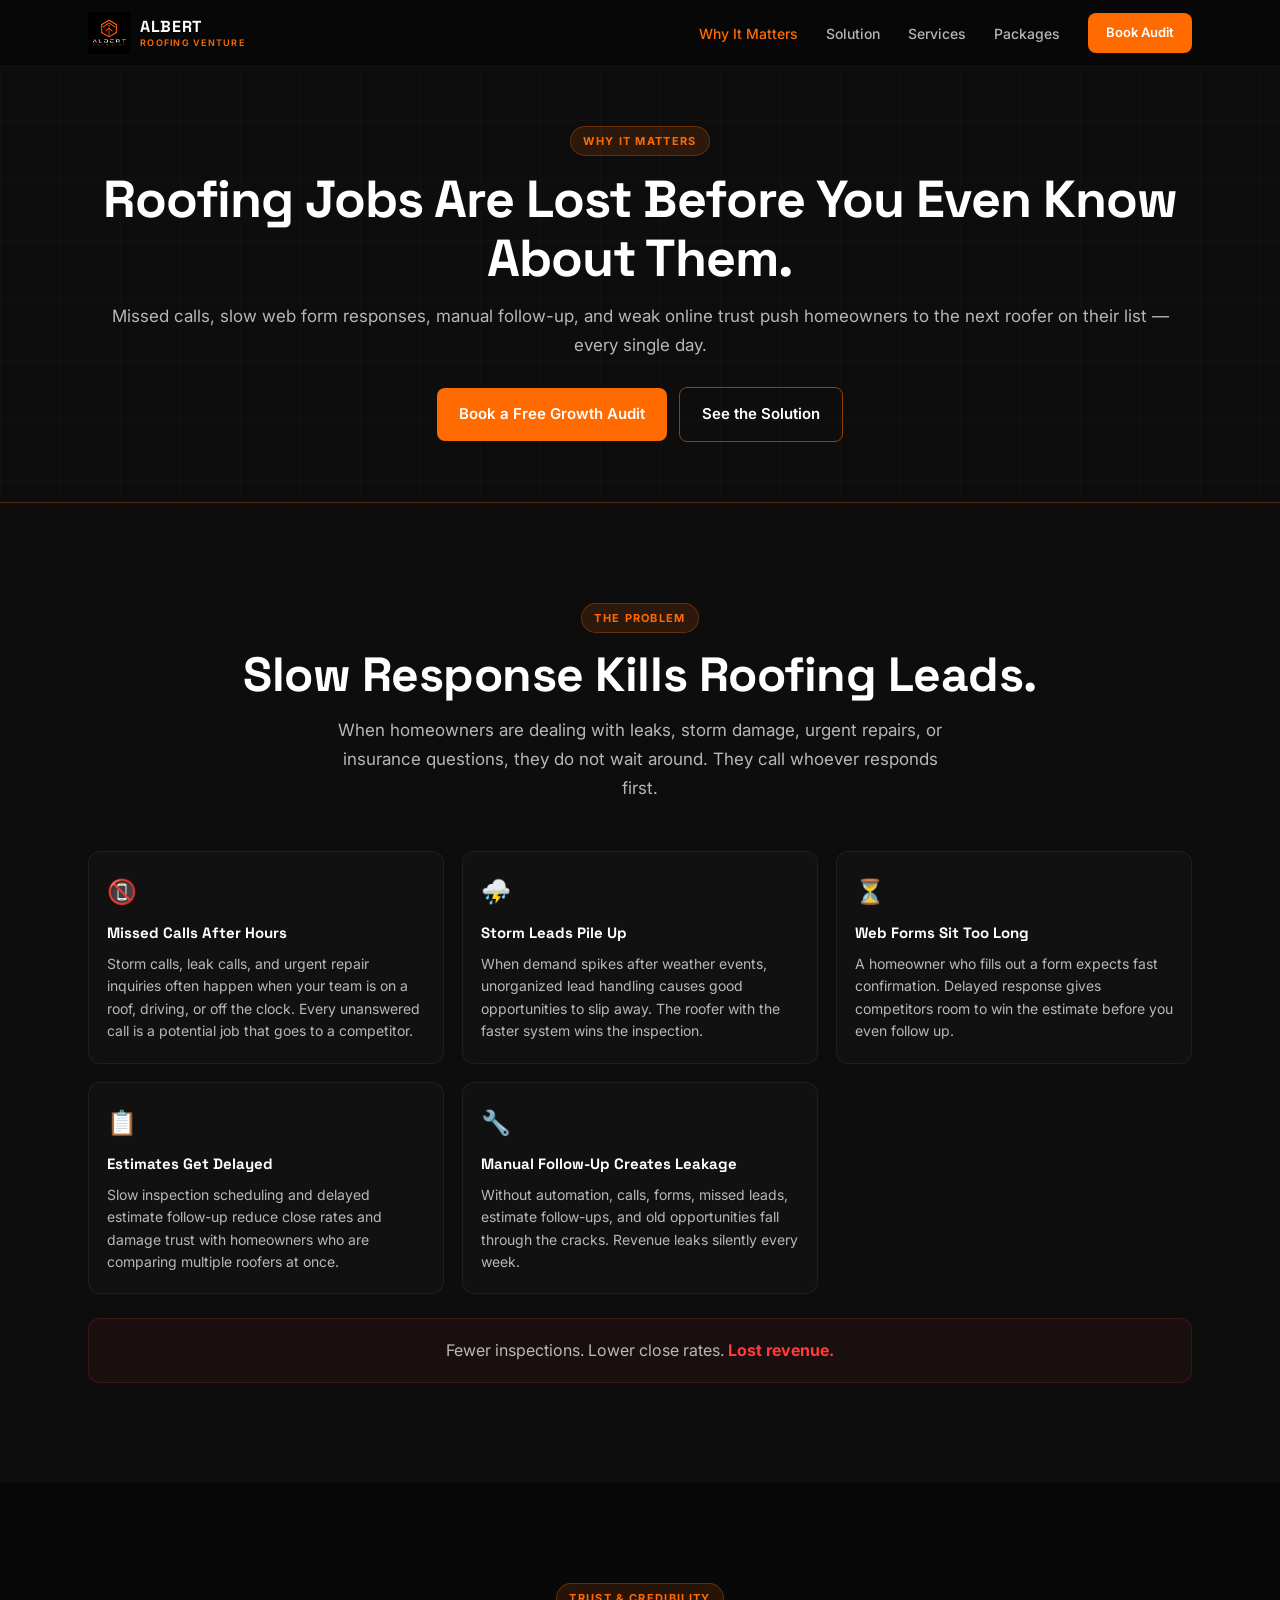
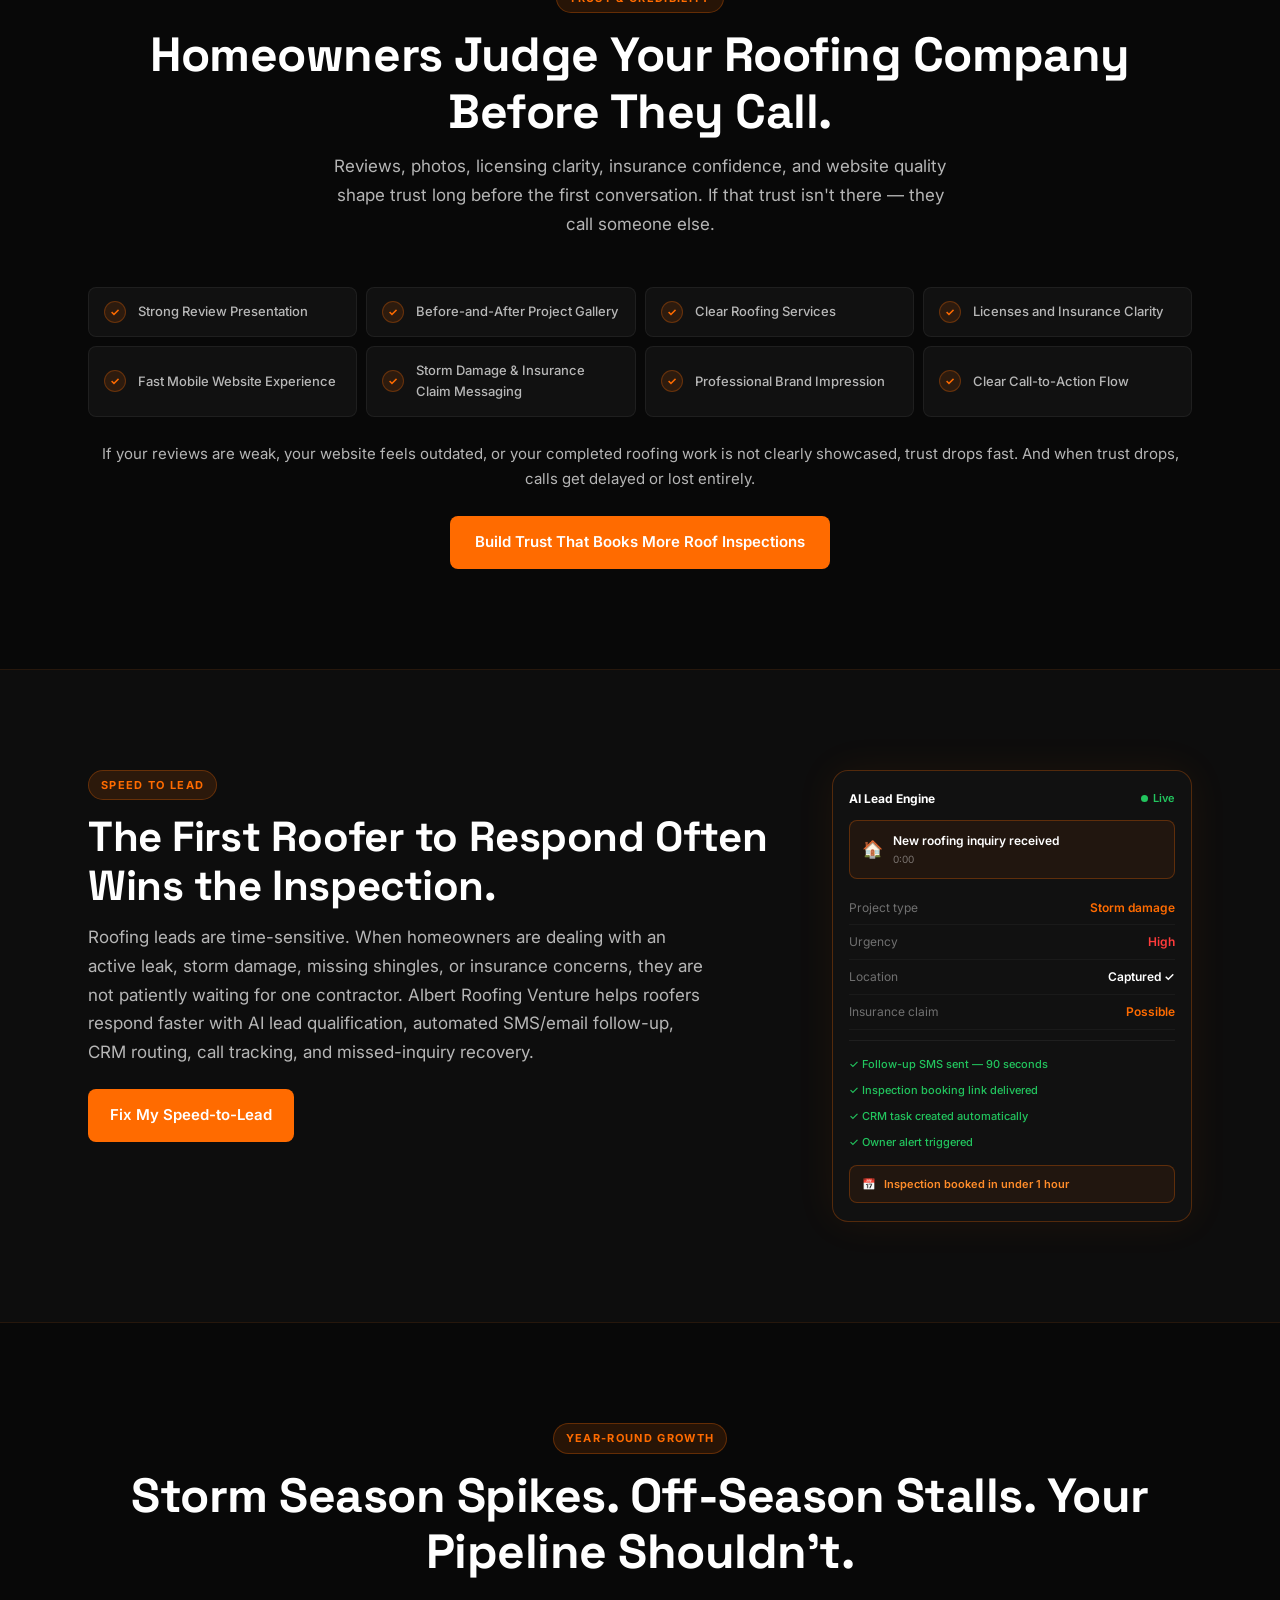
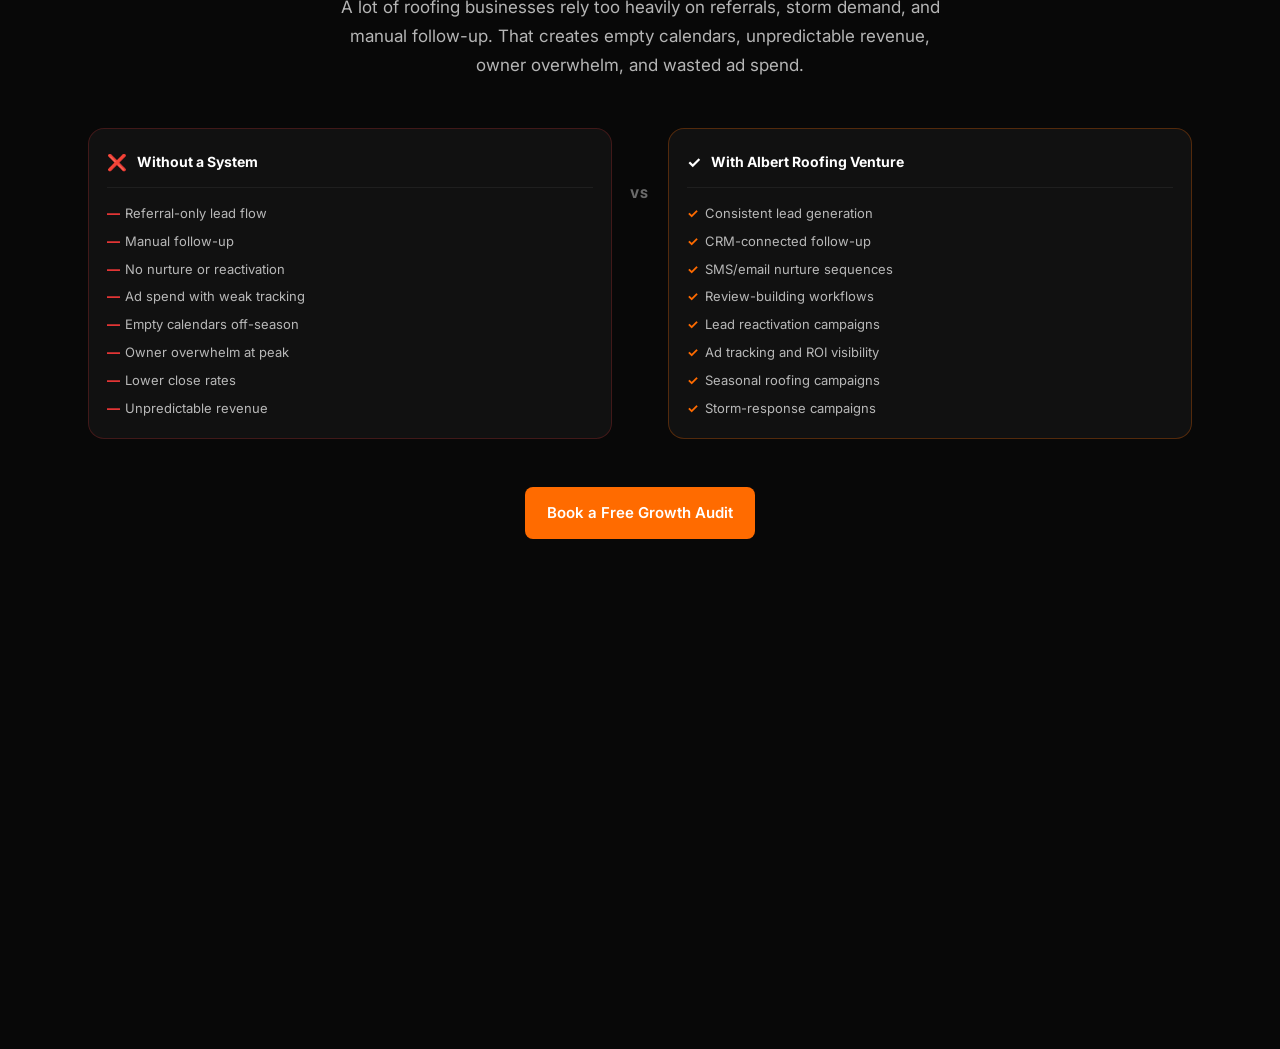
<file: why-it-matters.html>
<!DOCTYPE html>
<html lang="en">
<head>
  <meta charset="UTF-8">
  <meta name="viewport" content="width=device-width, initial-scale=1.0, viewport-fit=cover">
  <meta name="theme-color" content="#080808">
  <meta name="description" content="Why roofing businesses lose jobs — missed calls, slow follow-up, weak trust, and manual processes. Albert Roofing Venture explains the real bottlenecks costing roofers booked inspections.">
  <meta name="keywords" content="roofing leads, roofing business growth, missed roofing calls, roofing follow-up, storm damage leads, roofing trust building, roofing CRM, roof inspection leads">
  <title>Why It Matters — Albert Roofing Venture</title>
  <link rel="preconnect" href="https://fonts.googleapis.com">
  <link rel="preconnect" href="https://fonts.gstatic.com" crossorigin>
  <link href="https://fonts.googleapis.com/css2?family=Inter:wght@300;400;500;600;700;800;900&family=Space+Grotesk:wght@400;500;600;700&display=swap" rel="stylesheet">
  <link rel="icon" type="image/png" href="albert_roofing_venture_detailed_social_pack/albert_roofing_venture_detailed_social_pack/00_brand_reference/albert_roofing_venture_logo_reference.png">
  <link rel="apple-touch-icon" href="albert_roofing_venture_detailed_social_pack/albert_roofing_venture_detailed_social_pack/00_brand_reference/albert_roofing_venture_logo_reference.png">
  <link rel="stylesheet" href="styles.css">
</head>
<body>

  <nav class="nav" id="nav">
    <div class="nav-inner">
      <a href="index.html" class="nav-logo">
        <img src="albert_roofing_venture_detailed_social_pack/albert_roofing_venture_detailed_social_pack/00_brand_reference/albert_roofing_venture_logo_reference.png" alt="Albert Roofing Venture Logo" width="42" height="42" loading="eager">
        <span class="nav-brand">
          <span class="nav-brand-name">Albert</span>
          <span class="nav-brand-sub">Roofing Venture</span>
        </span>
      </a>
      <button class="nav-toggle" id="navToggle" aria-label="Open menu" aria-expanded="false">
        <span></span><span></span><span></span>
      </button>
      <ul class="nav-links" id="navLinks">
        <li><a href="why-it-matters.html" class="active">Why It Matters</a></li>
        <li><a href="solution.html">Solution</a></li>
        <li><a href="services.html">Services</a></li>
        <li><a href="packages.html">Packages</a></li>
        <li><a href="packages.html#cta" class="nav-cta">Book Audit</a></li>
      </ul>
    </div>
  </nav>

  <!-- PAGE BANNER -->
  <section class="page-banner">
    <div class="container">
      <div class="section-label">Why It Matters</div>
      <h1 class="banner-title">Roofing Jobs Are Lost Before You Even Know About Them.</h1>
      <p class="banner-sub">Missed calls, slow web form responses, manual follow-up, and weak online trust push homeowners to the next roofer on their list — every single day.</p>
      <div class="banner-actions">
        <a href="packages.html#cta" class="btn btn-primary">Book a Free Growth Audit</a>
        <a href="solution.html" class="btn btn-ghost">See the Solution</a>
      </div>
    </div>
  </section>

  <!-- PAIN POINTS -->
  <section class="section pain" id="pain">
    <div class="container">
      <div class="section-header">
        <div class="section-label">The Problem</div>
        <h2 class="section-title">Slow Response Kills Roofing Leads.</h2>
        <p class="section-sub">When homeowners are dealing with leaks, storm damage, urgent repairs, or insurance questions, they do not wait around. They call whoever responds first.</p>
      </div>
      <div class="pain-grid">
        <div class="pain-card">
          <div class="pain-icon">📵</div>
          <h3>Missed Calls After Hours</h3>
          <p>Storm calls, leak calls, and urgent repair inquiries often happen when your team is on a roof, driving, or off the clock. Every unanswered call is a potential job that goes to a competitor.</p>
        </div>
        <div class="pain-card">
          <div class="pain-icon">⛈️</div>
          <h3>Storm Leads Pile Up</h3>
          <p>When demand spikes after weather events, unorganized lead handling causes good opportunities to slip away. The roofer with the faster system wins the inspection.</p>
        </div>
        <div class="pain-card">
          <div class="pain-icon">⏳</div>
          <h3>Web Forms Sit Too Long</h3>
          <p>A homeowner who fills out a form expects fast confirmation. Delayed response gives competitors room to win the estimate before you even follow up.</p>
        </div>
        <div class="pain-card">
          <div class="pain-icon">📋</div>
          <h3>Estimates Get Delayed</h3>
          <p>Slow inspection scheduling and delayed estimate follow-up reduce close rates and damage trust with homeowners who are comparing multiple roofers at once.</p>
        </div>
        <div class="pain-card">
          <div class="pain-icon">🔧</div>
          <h3>Manual Follow-Up Creates Leakage</h3>
          <p>Without automation, calls, forms, missed leads, estimate follow-ups, and old opportunities fall through the cracks. Revenue leaks silently every week.</p>
        </div>
      </div>
      <div class="pain-footer">
        <p>Fewer inspections. Lower close rates. <strong>Lost revenue.</strong></p>
      </div>
    </div>
  </section>

  <!-- TRUST BEFORE THE CALL -->
  <section class="section trust" id="trust">
    <div class="container">
      <div class="section-header">
        <div class="section-label">Trust &amp; Credibility</div>
        <h2 class="section-title">Homeowners Judge Your Roofing Company Before They Call.</h2>
        <p class="section-sub">Reviews, photos, licensing clarity, insurance confidence, and website quality shape trust long before the first conversation. If that trust isn't there — they call someone else.</p>
      </div>
      <div class="trust-grid">
        <div class="trust-item">
          <div class="trust-check">✓</div>
          <div class="trust-label">Strong Review Presentation</div>
        </div>
        <div class="trust-item">
          <div class="trust-check">✓</div>
          <div class="trust-label">Before-and-After Project Gallery</div>
        </div>
        <div class="trust-item">
          <div class="trust-check">✓</div>
          <div class="trust-label">Clear Roofing Services</div>
        </div>
        <div class="trust-item">
          <div class="trust-check">✓</div>
          <div class="trust-label">Licenses and Insurance Clarity</div>
        </div>
        <div class="trust-item">
          <div class="trust-check">✓</div>
          <div class="trust-label">Fast Mobile Website Experience</div>
        </div>
        <div class="trust-item">
          <div class="trust-check">✓</div>
          <div class="trust-label">Storm Damage &amp; Insurance Claim Messaging</div>
        </div>
        <div class="trust-item">
          <div class="trust-check">✓</div>
          <div class="trust-label">Professional Brand Impression</div>
        </div>
        <div class="trust-item">
          <div class="trust-check">✓</div>
          <div class="trust-label">Clear Call-to-Action Flow</div>
        </div>
      </div>
      <div class="trust-copy">
        <p>If your reviews are weak, your website feels outdated, or your completed roofing work is not clearly showcased, trust drops fast. And when trust drops, calls get delayed or lost entirely.</p>
      </div>
      <div class="trust-cta">
        <a href="packages.html#cta" class="btn btn-primary">Build Trust That Books More Roof Inspections</a>
      </div>
    </div>
  </section>

  <!-- SPEED TO LEAD -->
  <section class="section speed" id="speed">
    <div class="container">
      <div class="speed-layout">
        <div class="speed-content">
          <div class="section-label">Speed to Lead</div>
          <h2 class="section-title">The First Roofer to Respond Often Wins the Inspection.</h2>
          <p class="section-sub">Roofing leads are time-sensitive. When homeowners are dealing with an active leak, storm damage, missing shingles, or insurance concerns, they are not patiently waiting for one contractor. Albert Roofing Venture helps roofers respond faster with AI lead qualification, automated SMS/email follow-up, CRM routing, call tracking, and missed-inquiry recovery.</p>
          <a href="packages.html#cta" class="btn btn-primary">Fix My Speed-to-Lead</a>
        </div>
        <div class="speed-dashboard">
          <div class="dashboard-card">
            <div class="dash-header">
              <span class="dash-title">AI Lead Engine</span>
              <span class="dash-live"><span class="status-dot live"></span>Live</span>
            </div>
            <div class="dash-event new">
              <div class="event-icon">🏠</div>
              <div class="event-body">
                <div class="event-title">New roofing inquiry received</div>
                <div class="event-time">0:00</div>
              </div>
            </div>
            <div class="dash-row">
              <span class="dash-label">Project type</span>
              <span class="dash-val orange">Storm damage</span>
            </div>
            <div class="dash-row">
              <span class="dash-label">Urgency</span>
              <span class="dash-val red">High</span>
            </div>
            <div class="dash-row">
              <span class="dash-label">Location</span>
              <span class="dash-val">Captured ✓</span>
            </div>
            <div class="dash-row">
              <span class="dash-label">Insurance claim</span>
              <span class="dash-val orange">Possible</span>
            </div>
            <div class="dash-divider"></div>
            <div class="dash-action done">✓ Follow-up SMS sent — 90 seconds</div>
            <div class="dash-action done">✓ Inspection booking link delivered</div>
            <div class="dash-action done">✓ CRM task created automatically</div>
            <div class="dash-action done">✓ Owner alert triggered</div>
            <div class="dash-result">
              <span>📅</span>
              <span>Inspection booked in under 1 hour</span>
            </div>
          </div>
        </div>
      </div>
    </div>
  </section>

  <!-- YEAR-ROUND PIPELINE -->
  <section class="section pipeline" id="pipeline">
    <div class="container">
      <div class="section-header">
        <div class="section-label">Year-Round Growth</div>
        <h2 class="section-title">Storm Season Spikes. Off-Season Stalls. Your Pipeline Shouldn't.</h2>
        <p class="section-sub">A lot of roofing businesses rely too heavily on referrals, storm demand, and manual follow-up. That creates empty calendars, unpredictable revenue, owner overwhelm, and wasted ad spend.</p>
      </div>
      <div class="pipeline-compare">
        <div class="compare-col problem">
          <div class="compare-header">
            <span class="compare-icon">❌</span>
            <span>Without a System</span>
          </div>
          <ul class="compare-list">
            <li>Referral-only lead flow</li>
            <li>Manual follow-up</li>
            <li>No nurture or reactivation</li>
            <li>Ad spend with weak tracking</li>
            <li>Empty calendars off-season</li>
            <li>Owner overwhelm at peak</li>
            <li>Lower close rates</li>
            <li>Unpredictable revenue</li>
          </ul>
        </div>
        <div class="compare-vs">VS</div>
        <div class="compare-col solution">
          <div class="compare-header">
            <span class="compare-icon">✓</span>
            <span>With Albert Roofing Venture</span>
          </div>
          <ul class="compare-list">
            <li>Consistent lead generation</li>
            <li>CRM-connected follow-up</li>
            <li>SMS/email nurture sequences</li>
            <li>Review-building workflows</li>
            <li>Lead reactivation campaigns</li>
            <li>Ad tracking and ROI visibility</li>
            <li>Seasonal roofing campaigns</li>
            <li>Storm-response campaigns</li>
          </ul>
        </div>
      </div>
      <div style="text-align:center;margin-top:48px;">
        <a href="packages.html#cta" class="btn btn-primary">Book a Free Growth Audit</a>
      </div>
    </div>
  </section>

  <footer class="footer">
    <div class="container">
      <div class="footer-top">
        <div class="footer-brand">
          <img src="albert_roofing_venture_detailed_social_pack/albert_roofing_venture_detailed_social_pack/00_brand_reference/albert_roofing_venture_logo_reference.png" alt="Albert Roofing Venture" width="130" height="56" loading="lazy">
          <p class="footer-tagline">AI Growth Infrastructure for Roofing Companies</p>
          <a href="mailto:support@albertventuredesign.com" class="footer-email">support@albertventuredesign.com</a>
        </div>
        <div class="footer-nav">
          <div class="footer-col">
            <div class="footer-col-title">Services</div>
            <ul>
              <li><a href="services.html">AI Website</a></li>
              <li><a href="services.html">Google &amp; Meta Ads</a></li>
              <li><a href="services.html">AI Lead Qualification</a></li>
              <li><a href="services.html">CRM &amp; Follow-Up Automation</a></li>
              <li><a href="services.html">Review &amp; Reputation Systems</a></li>
              <li><a href="services.html">SMS &amp; Email Nurture</a></li>
            </ul>
          </div>
          <div class="footer-col">
            <div class="footer-col-title">Company</div>
            <ul>
              <li><a href="why-it-matters.html">Why It Matters</a></li>
              <li><a href="solution.html">Our Solution</a></li>
              <li><a href="solution.html#how">How It Works</a></li>
              <li><a href="packages.html">Packages</a></li>
              <li><a href="packages.html#cta">Book a Growth Audit</a></li>
            </ul>
          </div>
          <div class="footer-col">
            <div class="footer-col-title">Contact</div>
            <ul>
              <li><a href="mailto:support@albertventuredesign.com">support@albertventuredesign.com</a></li>
              <li><a href="packages.html#cta">Book a Free Audit</a></li>
            </ul>
          </div>
        </div>
      </div>
      <div class="footer-bottom">
        <p class="footer-copy">&copy; 2025 Albert Roofing Venture. All rights reserved.</p>
        <p class="footer-sub">AI Growth Infrastructure for Roofing Companies — Helping roofing businesses respond faster, build trust, and book more inspections.</p>
      </div>
    </div>
  </footer>

  <script src="script.js"></script>
</body>
</html>
</file>
<file: styles.css>
/* ============================================================
   ALBERT ROOFING VENTURE — Mobile-First Stylesheet
   Base: 320px → 480px → 768px → 1024px → 1440px
   ============================================================ */

/* ===== RESET ===== */
*, *::before, *::after { box-sizing: border-box; margin: 0; padding: 0; }

:root {
  --black:   #080808;
  --black-2: #0d0d0d;
  --black-3: #111111;
  --black-4: #181818;
  --black-5: #1e1e1e;
  --orange:        #FF6B00;
  --orange-lt:     #FF8C2A;
  --orange-glow:   rgba(255,107,0,0.13);
  --orange-border: rgba(255,107,0,0.28);
  --orange-strong: rgba(255,107,0,0.55);
  --white:   #FFFFFF;
  --w70:     rgba(255,255,255,0.70);
  --w40:     rgba(255,255,255,0.40);
  --w08:     rgba(255,255,255,0.08);
  --green:   #22c55e;
  --red:     #FF3B3B;
  --font-h:  'Space Grotesk','Inter',system-ui,sans-serif;
  --font-b:  'Inter',system-ui,-apple-system,sans-serif;
  --max-w:   1200px;
  --r-sm:    8px;
  --r-md:    12px;
  --r-lg:    16px;
  --ease:    0.22s ease;
}

/* ===== BASE ===== */
html { scroll-behavior: smooth; -webkit-text-size-adjust: 100%; }

body {
  background: var(--black);
  color: var(--white);
  font-family: var(--font-b);
  font-size: 16px;
  line-height: 1.65;
  -webkit-font-smoothing: antialiased;
  overflow-x: hidden;
}

img   { max-width: 100%; height: auto; display: block; }
a     { color: inherit; text-decoration: none; }
ul    { list-style: none; }
button { cursor: pointer; border: none; background: none; font-family: inherit; }

/* ===== CONTAINER ===== */
.container {
  width: 100%;
  max-width: var(--max-w);
  margin: 0 auto;
  padding: 0 20px;
}

/* ===== SECTIONS ===== */
.section { padding: 60px 0; position: relative; z-index: 2; background: var(--black); }

.section-label {
  display: inline-block;
  background: var(--orange-glow);
  border: 1px solid var(--orange-border);
  color: var(--orange);
  font-size: 11px;
  font-weight: 700;
  letter-spacing: 0.12em;
  text-transform: uppercase;
  padding: 5px 12px;
  border-radius: 100px;
  margin-bottom: 14px;
}

.section-header { text-align: center; margin-bottom: 36px; }

.section-title {
  font-family: var(--font-h);
  font-size: clamp(24px, 6vw, 48px);
  font-weight: 700;
  line-height: 1.18;
  color: var(--white);
  margin-bottom: 12px;
  letter-spacing: -0.01em;
}

.section-sub {
  font-size: clamp(14px, 3.5vw, 17px);
  color: var(--w70);
  line-height: 1.7;
  max-width: 620px;
  margin: 0 auto;
}

/* ===== BUTTONS ===== */
.btn {
  display: inline-flex;
  align-items: center;
  justify-content: center;
  padding: 14px 22px;
  border-radius: var(--r-sm);
  font-family: var(--font-b);
  font-size: 15px;
  font-weight: 600;
  transition: all var(--ease);
  white-space: nowrap;
  min-height: 48px;
  -webkit-tap-highlight-color: transparent;
  touch-action: manipulation;
  user-select: none;
}

.btn-primary {
  background: var(--orange);
  color: var(--white);
}
.btn-primary:active { background: var(--orange-lt); transform: scale(0.97); }

.btn-ghost {
  background: transparent;
  color: var(--white);
  border: 1px solid var(--orange-strong);
}
.btn-ghost:active { background: var(--orange-glow); color: var(--orange-lt); }

.btn-xl { padding: 16px 30px; font-size: 16px; border-radius: 10px; min-height: 52px; }

/* ===== NAV ===== */
.nav {
  position: fixed;
  top: 0; left: 0; right: 0;
  z-index: 200;
  background: rgba(8,8,8,0.93);
  backdrop-filter: blur(16px);
  -webkit-backdrop-filter: blur(16px);
  border-bottom: 1px solid rgba(255,255,255,0.06);
  transition: border-color var(--ease);
}
.nav.scrolled { background: rgba(8,8,8,0.99); border-bottom-color: var(--orange-border); }

.nav-inner {
  max-width: var(--max-w);
  margin: 0 auto;
  padding: 0 20px;
  height: 60px;
  display: flex;
  align-items: center;
  justify-content: space-between;
}

.nav-logo {
  display: flex;
  align-items: center;
  gap: 10px;
  flex-shrink: 0;
}

.nav-logo img {
  height: 38px;
  width: 38px;
  flex-shrink: 0;
}

.nav-brand {
  display: flex;
  flex-direction: column;
  line-height: 1;
  gap: 3px;
}

.nav-brand-name {
  font-family: var(--font-h);
  font-size: 15px;
  font-weight: 800;
  color: var(--white);
  letter-spacing: 0.04em;
  text-transform: uppercase;
  white-space: nowrap;
}

.nav-brand-sub {
  font-size: 9px;
  font-weight: 600;
  color: var(--orange);
  letter-spacing: 0.14em;
  text-transform: uppercase;
  white-space: nowrap;
}

/* Hamburger */
.nav-toggle {
  display: flex;
  flex-direction: column;
  justify-content: center;
  align-items: center;
  gap: 5px;
  padding: 8px;
  margin-right: -8px;
  min-width: 44px;
  min-height: 44px;
  z-index: 201;
}
.nav-toggle span {
  display: block;
  width: 22px;
  height: 2px;
  background: var(--white);
  border-radius: 2px;
  transition: all 0.28s ease;
}
.nav-toggle[aria-expanded="true"] span:nth-child(1) { transform: translateY(7px) rotate(45deg); }
.nav-toggle[aria-expanded="true"] span:nth-child(2) { opacity: 0; transform: scaleX(0); }
.nav-toggle[aria-expanded="true"] span:nth-child(3) { transform: translateY(-7px) rotate(-45deg); }

/* Mobile nav links drawer */
.nav-links {
  position: fixed;
  top: 60px; left: 0; right: 0;
  background: var(--black-3);
  border-bottom: 1px solid var(--orange-border);
  flex-direction: column;
  display: flex;
  padding: 8px 0 16px;
  transform: translateY(-110%);
  transition: transform 0.3s ease;
  z-index: 199;
  box-shadow: 0 8px 32px rgba(0,0,0,0.5);
}
.nav-links.open { transform: translateY(0); }

.nav-links li { width: 100%; }
.nav-links a {
  display: block;
  padding: 13px 24px;
  font-size: 15px;
  font-weight: 500;
  color: var(--w70);
  transition: color var(--ease);
}
.nav-links a:active { color: var(--white); }
.nav-links a.active { color: var(--orange); }

.nav-cta {
  margin: 8px 20px 0 !important;
  padding: 12px 20px !important;
  background: var(--orange) !important;
  color: var(--white) !important;
  border-radius: var(--r-sm) !important;
  text-align: center !important;
  font-weight: 600 !important;
  display: block !important;
  width: calc(100% - 40px) !important;
}

/* ===== HERO ===== */
.hero {
  min-height: 100svh;
  display: flex;
  align-items: center;
  padding-top: 80px;         /* nav height + buffer — content always below nav */
  padding-bottom: 48px;
  position: relative;
  z-index: 2;
  overflow: hidden;
  background: var(--black);  /* solid — prevents footer bleeding through */
}

.hero-bg-grid {
  position: absolute;
  inset: 0;
  background-image:
    linear-gradient(rgba(255,107,0,0.04) 1px, transparent 1px),
    linear-gradient(90deg, rgba(255,107,0,0.04) 1px, transparent 1px);
  background-size: 60px 60px;
  mask-image: radial-gradient(ellipse 80% 80% at 50% 50%, black 40%, transparent 100%);
  -webkit-mask-image: radial-gradient(ellipse 80% 80% at 50% 50%, black 40%, transparent 100%);
  pointer-events: none;
}

.hero-container {
  display: flex;
  flex-direction: column;
  gap: 40px;
  width: 100%;
}

.badge {
  display: inline-flex;
  align-items: center;
  gap: 8px;
  background: var(--orange-glow);
  border: 1px solid var(--orange-border);
  color: var(--orange-lt);
  font-size: 11px;
  font-weight: 700;
  letter-spacing: 0.08em;
  text-transform: uppercase;
  padding: 6px 12px;
  border-radius: 100px;
  margin-bottom: 18px;
}

.badge-dot {
  width: 6px; height: 6px;
  background: var(--orange);
  border-radius: 50%;
  flex-shrink: 0;
  animation: pulse-dot 2s ease-in-out infinite;
}

.hero-headline {
  font-family: var(--font-h);
  font-size: clamp(28px, 7vw, 58px);
  font-weight: 800;
  line-height: 1.12;
  color: var(--white);
  margin-bottom: 16px;
  letter-spacing: -0.02em;
}

.hero-sub {
  font-size: clamp(14px, 3.5vw, 18px);
  color: var(--w70);
  margin-bottom: 26px;
  line-height: 1.7;
}

.hero-actions {
  display: flex;
  flex-direction: column;
  gap: 12px;
  margin-bottom: 24px;
}
.hero-actions .btn { justify-content: center; }

.trust-strip {
  display: flex;
  flex-wrap: wrap;
  gap: 8px;
  align-items: center;
  font-size: 11px;
  color: var(--w40);
  font-weight: 500;
}
.trust-strip span {
  background: var(--w08);
  padding: 4px 8px;
  border-radius: 6px;
  white-space: nowrap;
}
.trust-strip .dot { display: none; }

/* Hero dashboard card */
.hero-visual { position: relative; width: 100%; }

.hero-glow {
  position: absolute;
  width: 280px; height: 280px;
  background: radial-gradient(circle, rgba(255,107,0,0.1) 0%, transparent 70%);
  top: 50%; left: 50%;
  transform: translate(-50%, -50%);
  pointer-events: none;
  border-radius: 50%;
  animation: glow-pulse 4s ease-in-out infinite;
}

.hero-card {
  background: var(--black-3);
  border: 1px solid var(--orange-border);
  border-radius: var(--r-lg);
  padding: 18px 16px;
  position: relative;
  z-index: 1;
  box-shadow: 0 0 40px rgba(255,107,0,0.08), 0 16px 40px rgba(0,0,0,0.5);
}

.card-header {
  display: flex;
  align-items: center;
  justify-content: space-between;
  margin-bottom: 12px;
}
.card-status {
  display: flex;
  align-items: center;
  gap: 6px;
  font-size: 11px;
  font-weight: 600;
  color: var(--w70);
}
.status-dot {
  width: 7px; height: 7px;
  border-radius: 50%;
  background: var(--green);
  animation: blink 1.8s ease-in-out infinite;
  flex-shrink: 0;
}
.card-time { font-size: 11px; color: var(--w40); }

.card-lead-item {
  display: flex;
  align-items: center;
  gap: 10px;
  background: var(--black-5);
  border: 1px solid rgba(255,255,255,0.06);
  border-radius: 10px;
  padding: 10px 12px;
  margin-bottom: 14px;
}
.lead-icon { font-size: 18px; flex-shrink: 0; }
.lead-body { flex: 1; min-width: 0; }
.lead-title { font-size: 12px; font-weight: 700; color: var(--white); margin-bottom: 2px; }
.lead-detail { font-size: 11px; color: var(--w40); white-space: nowrap; overflow: hidden; text-overflow: ellipsis; }
.lead-badge {
  margin-left: auto;
  padding: 3px 7px;
  border-radius: 5px;
  font-size: 10px;
  font-weight: 700;
  text-transform: uppercase;
  flex-shrink: 0;
}
.lead-badge.urgent {
  background: rgba(255,59,59,0.13);
  border: 1px solid rgba(255,59,59,0.4);
  color: #FF6B6B;
}

.card-steps { display: flex; flex-direction: column; gap: 7px; margin-bottom: 12px; }
.step.step-done {
  display: flex;
  align-items: center;
  gap: 8px;
  font-size: 11px;
  color: var(--w70);
}
.step-icon {
  width: 16px; height: 16px;
  border-radius: 50%;
  display: flex; align-items: center; justify-content: center;
  font-size: 9px;
  font-weight: 800;
  background: rgba(34,197,94,0.15);
  color: var(--green);
  flex-shrink: 0;
}

.card-result {
  display: flex;
  align-items: center;
  gap: 8px;
  background: rgba(255,107,0,0.07);
  border: 1px solid var(--orange-border);
  border-radius: var(--r-sm);
  padding: 9px 12px;
  font-size: 11px;
  font-weight: 600;
  color: var(--orange-lt);
}

.hero-scroll-indicator { display: none; }

/* ===== PAGE BANNER ===== */
.page-banner {
  padding: calc(60px + 44px) 0 44px;
  background: var(--black-2);
  border-bottom: 1px solid var(--orange-border);
  text-align: center;
  position: relative;
  z-index: 2;
  overflow: hidden;
}
.page-banner::before {
  content: '';
  position: absolute; inset: 0;
  background-image:
    linear-gradient(rgba(255,107,0,0.04) 1px, transparent 1px),
    linear-gradient(90deg, rgba(255,107,0,0.04) 1px, transparent 1px);
  background-size: 60px 60px;
  pointer-events: none;
}
.page-banner .container { position: relative; z-index: 1; }
.page-banner .section-label { margin-bottom: 14px; }

.banner-title {
  font-family: var(--font-h);
  font-size: clamp(24px, 6vw, 52px);
  font-weight: 800;
  color: var(--white);
  line-height: 1.13;
  letter-spacing: -0.02em;
  margin-bottom: 14px;
}
.banner-sub {
  font-size: clamp(14px, 3.5vw, 17px);
  color: var(--w70);
  margin-bottom: 28px;
  line-height: 1.7;
}
.banner-actions {
  display: flex;
  flex-direction: column;
  gap: 12px;
  align-items: stretch;
}
.banner-actions .btn { justify-content: center; }

/* ===== PAIN ===== */
.pain { background: var(--black-2); }

.pain-grid {
  display: grid;
  grid-template-columns: 1fr;
  gap: 12px;
  margin-bottom: 24px;
}
.pain-card {
  background: var(--black-3);
  border: 1px solid rgba(255,255,255,0.06);
  border-radius: var(--r-md);
  padding: 20px 18px;
}
.pain-icon { font-size: 24px; margin-bottom: 10px; }
.pain-card h3 {
  font-family: var(--font-h);
  font-size: 15px;
  font-weight: 700;
  color: var(--white);
  margin-bottom: 7px;
}
.pain-card p { font-size: 14px; color: var(--w70); line-height: 1.6; }

.pain-footer {
  text-align: center;
  padding: 18px;
  background: rgba(255,59,59,0.05);
  border: 1px solid rgba(255,59,59,0.18);
  border-radius: var(--r-md);
}
.pain-footer p { font-size: 16px; color: var(--w70); }
.pain-footer strong { color: var(--red); }

/* ===== TRUST ===== */
.trust { background: var(--black); }

.trust-grid {
  display: grid;
  grid-template-columns: 1fr;
  gap: 9px;
  margin-bottom: 24px;
}
.trust-item {
  display: flex;
  align-items: center;
  gap: 12px;
  background: var(--black-3);
  border: 1px solid rgba(255,255,255,0.06);
  border-radius: var(--r-sm);
  padding: 13px 15px;
}
.trust-check {
  width: 22px; height: 22px;
  border-radius: 50%;
  background: rgba(255,107,0,0.12);
  border: 1px solid var(--orange-border);
  color: var(--orange);
  font-size: 11px; font-weight: 700;
  display: flex; align-items: center; justify-content: center;
  flex-shrink: 0;
}
.trust-label { font-size: 13px; font-weight: 500; color: var(--w70); }
.trust-copy { text-align: center; margin-bottom: 24px; }
.trust-copy p { font-size: 15px; color: var(--w70); line-height: 1.7; }
.trust-cta { text-align: center; }
.trust-cta .btn { width: 100%; max-width: 380px; }

/* ===== SOLUTION ===== */
.solution { background: var(--black-2); }

.solution-grid {
  display: grid;
  grid-template-columns: repeat(2, 1fr);
  gap: 9px;
}
.solution-feature {
  background: var(--black-3);
  border: 1px solid rgba(255,255,255,0.06);
  border-radius: var(--r-md);
  padding: 16px 12px;
  text-align: center;
}
.feat-icon { font-size: 22px; margin-bottom: 7px; }
.feat-label { font-size: 11px; font-weight: 600; color: var(--w70); line-height: 1.4; }

/* ===== SERVICES ===== */
.services { background: var(--black); }

.services-grid {
  display: grid;
  grid-template-columns: 1fr;
  gap: 12px;
}
.service-card {
  background: var(--black-3);
  border: 1px solid rgba(255,255,255,0.06);
  border-radius: var(--r-lg);
  padding: 22px 18px;
  position: relative;
  overflow: hidden;
}
.service-card::before {
  content: '';
  position: absolute;
  top: 0; left: 0; right: 0;
  height: 2px;
  background: linear-gradient(90deg, transparent, var(--orange), transparent);
  opacity: 0;
  transition: opacity 0.3s;
}
.service-icon-wrap {
  width: 42px; height: 42px;
  background: var(--orange-glow);
  border: 1px solid var(--orange-border);
  border-radius: 10px;
  display: flex; align-items: center; justify-content: center;
  margin-bottom: 12px;
}
.service-icon { font-size: 20px; }
.service-card h3 {
  font-family: var(--font-h);
  font-size: 16px; font-weight: 700;
  color: var(--white);
  margin-bottom: 7px;
}
.service-card p { font-size: 14px; color: var(--w70); line-height: 1.6; }

/* ===== SPEED TO LEAD ===== */
.speed {
  background: var(--black-2);
  border-top: 1px solid rgba(255,107,0,0.1);
  border-bottom: 1px solid rgba(255,107,0,0.1);
}
.speed-layout { display: flex; flex-direction: column; gap: 32px; }
.speed-content .section-label { display: inline-block; margin-bottom: 12px; }
.speed-content .section-title { text-align: left; margin-bottom: 12px; font-size: clamp(22px, 5vw, 42px); }
.speed-content .section-sub { text-align: left; margin: 0 0 22px; }
.speed-content .btn { width: 100%; max-width: 300px; }

.dashboard-card {
  background: var(--black-3);
  border: 1px solid var(--orange-border);
  border-radius: var(--r-lg);
  padding: 18px 16px;
  box-shadow: 0 0 40px rgba(255,107,0,0.07);
}
.dash-header {
  display: flex;
  align-items: center;
  justify-content: space-between;
  margin-bottom: 12px;
}
.dash-title { font-size: 12px; font-weight: 700; color: var(--white); }
.dash-live {
  display: flex; align-items: center; gap: 5px;
  font-size: 11px; color: var(--green); font-weight: 600;
}
.dash-event {
  display: flex; align-items: center; gap: 10px;
  padding: 10px 12px; border-radius: 8px; margin-bottom: 12px;
}
.dash-event.new { background: rgba(255,107,0,0.07); border: 1px solid var(--orange-border); }
.event-icon { font-size: 17px; flex-shrink: 0; }
.event-body { flex: 1; min-width: 0; }
.event-title { font-size: 12px; font-weight: 600; color: var(--white); }
.event-time { font-size: 10px; color: var(--w40); }
.dash-row {
  display: flex; align-items: center; justify-content: space-between;
  padding: 7px 0;
  border-bottom: 1px solid rgba(255,255,255,0.04);
  font-size: 12px;
}
.dash-label { color: var(--w40); }
.dash-val { font-weight: 600; color: var(--white); }
.dash-val.orange { color: var(--orange); }
.dash-val.red { color: var(--red); }
.dash-divider { height: 1px; background: rgba(255,255,255,0.06); margin: 10px 0; }
.dash-action { font-size: 11px; color: var(--green); font-weight: 500; padding: 4px 0; }
.dash-result {
  display: flex; align-items: center; gap: 8px;
  background: rgba(255,107,0,0.07);
  border: 1px solid var(--orange-border);
  border-radius: var(--r-sm);
  padding: 9px 12px;
  font-size: 11px; font-weight: 600; color: var(--orange-lt);
  margin-top: 10px;
}

/* ===== PIPELINE ===== */
.pipeline { background: var(--black); }

.pipeline-compare {
  display: flex;
  flex-direction: column;
  gap: 12px;
}
.compare-vs {
  text-align: center;
  font-size: 12px; font-weight: 800;
  color: var(--w40); letter-spacing: 0.1em;
}
.compare-col {
  background: var(--black-3);
  border-radius: var(--r-lg);
  padding: 20px 18px;
  border: 1px solid rgba(255,255,255,0.06);
}
.compare-col.problem { border-color: rgba(255,59,59,0.2); }
.compare-col.solution { border-color: var(--orange-border); }
.compare-header {
  display: flex; align-items: center; gap: 10px;
  font-size: 14px; font-weight: 700; color: var(--white);
  margin-bottom: 16px;
  padding-bottom: 12px;
  border-bottom: 1px solid rgba(255,255,255,0.06);
}
.compare-icon { font-size: 16px; }
.compare-list { display: flex; flex-direction: column; gap: 9px; }
.compare-list li {
  font-size: 13px; color: var(--w70);
  padding-left: 18px; position: relative; line-height: 1.45;
}
.problem .compare-list li::before { content: '—'; position: absolute; left: 0; color: var(--red); font-weight: 700; }
.solution .compare-list li::before { content: '✓'; position: absolute; left: 0; color: var(--orange); font-weight: 700; }

/* ===== HOW IT WORKS ===== */
.how { background: var(--black-2); }

.steps-track { max-width: 680px; margin: 0 auto; }

.step-item {
  display: flex;
  gap: 20px;
  align-items: flex-start;
  padding-bottom: 40px;
  position: relative;
}
.step-item:last-child { padding-bottom: 0; }
.step-item:not(:last-child)::after {
  content: '';
  position: absolute;
  left: 17px; top: 42px; bottom: 0;
  width: 2px;
  background: linear-gradient(to bottom, var(--orange-border), transparent);
}
.step-num {
  font-family: var(--font-h);
  font-size: 30px; font-weight: 800;
  color: var(--orange);
  line-height: 1;
  min-width: 36px; flex-shrink: 0;
}
.step-body { flex: 1; min-width: 0; padding-top: 4px; }
.step-body h3 {
  font-family: var(--font-h);
  font-size: 18px; font-weight: 700;
  color: var(--white); margin-bottom: 7px;
}
.step-body p { font-size: 14px; color: var(--w70); line-height: 1.7; }

/* ===== PACKAGES ===== */
.packages { background: var(--black); }

.packages-grid {
  display: flex;
  flex-direction: column;
  gap: 20px;
  margin-bottom: 24px;
}
.package-card {
  background: var(--black-3);
  border: 1px solid rgba(255,255,255,0.07);
  border-radius: var(--r-lg);
  padding: 26px 20px;
  position: relative;
}
.package-card.featured {
  border-color: var(--orange-strong);
  box-shadow: 0 0 0 1px rgba(255,107,0,0.12), 0 16px 48px rgba(255,107,0,0.1);
  background: var(--black-4);
  order: -1;
}
.pkg-popular {
  position: absolute;
  top: -12px; left: 50%; transform: translateX(-50%);
  background: var(--orange);
  color: var(--white);
  font-size: 10px; font-weight: 700;
  letter-spacing: 0.1em; text-transform: uppercase;
  padding: 4px 14px; border-radius: 100px; white-space: nowrap;
}
.pkg-tier {
  font-family: var(--font-h);
  font-size: 22px; font-weight: 700;
  color: var(--white); margin-bottom: 8px;
}
.pkg-desc { font-size: 14px; color: var(--w70); margin-bottom: 16px; line-height: 1.55; }
.pkg-divider { height: 1px; background: rgba(255,255,255,0.07); margin-bottom: 16px; }
.pkg-features { display: flex; flex-direction: column; gap: 10px; margin-bottom: 22px; }
.pkg-features li {
  display: flex; align-items: flex-start; gap: 9px;
  font-size: 14px; color: var(--w70); line-height: 1.4;
}
.pkg-check { color: var(--orange); font-weight: 700; font-size: 13px; flex-shrink: 0; margin-top: 1px; }
.pkg-btn { width: 100%; justify-content: center; }
.packages-note { text-align: center; font-size: 14px; color: var(--w40); }
.packages-note a { color: var(--orange); font-weight: 600; }

/* ===== STORM ===== */
.storm {
  background: var(--black-2);
  border-top: 1px solid rgba(255,107,0,0.1);
  border-bottom: 1px solid rgba(255,107,0,0.1);
}
.storm-layout { display: flex; flex-direction: column; gap: 28px; }
.storm-content .section-label { display: inline-block; margin-bottom: 12px; }
.storm-content .section-title { text-align: left; margin-bottom: 12px; font-size: clamp(22px, 5vw, 42px); }
.storm-content .section-sub { text-align: left; margin: 0 0 22px; }
.storm-content .btn { width: 100%; max-width: 300px; }

.storm-grid { display: grid; grid-template-columns: 1fr; gap: 9px; }
.storm-item {
  display: flex; align-items: center; gap: 10px;
  background: var(--black-3);
  border: 1px solid rgba(255,255,255,0.06);
  border-radius: var(--r-sm);
  padding: 11px 14px;
  font-size: 13px; font-weight: 500; color: var(--w70);
}
.storm-dot {
  width: 6px; height: 6px;
  background: var(--orange);
  border-radius: 50%; flex-shrink: 0;
}

/* ===== REPUTATION ===== */
.reputation { background: var(--black); }
.rep-grid { display: grid; grid-template-columns: 1fr; gap: 12px; }
.rep-card {
  background: var(--black-3);
  border: 1px solid rgba(255,255,255,0.06);
  border-radius: var(--r-md);
  padding: 20px 18px;
}
.rep-icon { font-size: 22px; margin-bottom: 10px; }
.rep-card h3 {
  font-family: var(--font-h);
  font-size: 15px; font-weight: 700;
  color: var(--white); margin-bottom: 6px;
}
.rep-card p { font-size: 14px; color: var(--w70); line-height: 1.6; }

/* ===== FINAL CTA ===== */
.final-cta {
  background: var(--black-2);
  position: relative; overflow: hidden;
  text-align: center;
}
.cta-bg-grid {
  position: absolute; inset: 0;
  background-image:
    linear-gradient(rgba(255,107,0,0.05) 1px, transparent 1px),
    linear-gradient(90deg, rgba(255,107,0,0.05) 1px, transparent 1px);
  background-size: 60px 60px;
  pointer-events: none;
}
.cta-inner { position: relative; z-index: 1; max-width: 680px; margin: 0 auto; }
.cta-badge {
  display: inline-block;
  background: var(--orange-glow);
  border: 1px solid var(--orange-border);
  color: var(--orange);
  font-size: 11px; font-weight: 700;
  letter-spacing: 0.1em; text-transform: uppercase;
  padding: 5px 14px; border-radius: 100px; margin-bottom: 18px;
}
.cta-headline {
  font-family: var(--font-h);
  font-size: clamp(24px, 6vw, 50px);
  font-weight: 800; color: var(--white);
  margin-bottom: 14px;
  line-height: 1.15; letter-spacing: -0.02em;
}
.cta-sub { font-size: clamp(14px, 3.5vw, 17px); color: var(--w70); margin-bottom: 30px; line-height: 1.7; }
.cta-actions {
  display: flex; flex-direction: column;
  align-items: stretch; gap: 12px; margin-bottom: 20px;
}
.cta-actions .btn-xl { justify-content: center; }
.cta-email { font-size: 15px; color: var(--orange); font-weight: 600; }
.cta-trust {
  display: flex; flex-wrap: wrap;
  align-items: center; justify-content: center;
  gap: 6px; font-size: 12px; color: var(--w40);
}
.cta-trust .dot { color: var(--orange); opacity: 0.4; }

/* ===== COMPARE TABLE ===== */
.table-scroll {
  overflow-x: auto;
  -webkit-overflow-scrolling: touch;
  border-radius: var(--r-md);
  border: 1px solid rgba(255,255,255,0.06);
}
.compare-table {
  width: 100%;
  min-width: 560px;
  border-collapse: collapse;
  font-size: 13px;
}
.compare-table thead tr { border-bottom: 2px solid var(--orange-border); }
.compare-table th {
  padding: 12px 14px;
  text-align: center;
  font-family: var(--font-h);
  font-weight: 700;
  color: var(--w70);
  font-size: 11px;
  letter-spacing: 0.06em;
  text-transform: uppercase;
}
.compare-table th:first-child { text-align: left; }
.compare-table th.col-featured {
  color: var(--orange);
  background: rgba(255,107,0,0.06);
  border-left: 1px solid var(--orange-border);
  border-right: 1px solid var(--orange-border);
}
.compare-table tbody tr { border-bottom: 1px solid rgba(255,255,255,0.04); }
.compare-table td { padding: 11px 14px; text-align: center; color: var(--w70); }
.compare-table td:first-child { text-align: left; color: var(--white); font-weight: 500; }
.compare-table td.featured-col {
  background: rgba(255,107,0,0.04);
  border-left: 1px solid var(--orange-border);
  border-right: 1px solid var(--orange-border);
}
.compare-table td.check { color: var(--orange); font-weight: 700; font-size: 14px; }
.compare-table td.dash { color: rgba(255,255,255,0.18); }

/* ===== FOOTER ===== */
.footer {
  position: fixed;
  bottom: 0;
  left: 0;
  right: 0;
  z-index: 1;                               /* behind page sections */
  background: #050505;
  border-top: 1px solid rgba(255,255,255,0.06);
  padding: 44px 0 28px;
  will-change: transform;                   /* GPU layer — prevents repaint */
}
.footer-top {
  display: flex;
  flex-direction: column;
  gap: 32px;
  margin-bottom: 32px;
}
.footer-brand img { margin-bottom: 10px; }
.footer-tagline { font-size: 13px; color: var(--w40); margin-bottom: 8px; line-height: 1.5; }
.footer-email { font-size: 14px; color: var(--orange); font-weight: 600; }
.footer-nav {
  display: grid;
  grid-template-columns: 1fr 1fr;
  gap: 24px;
}
.footer-col-title {
  font-size: 10px; font-weight: 700;
  letter-spacing: 0.12em; text-transform: uppercase;
  color: var(--orange); margin-bottom: 12px;
}
.footer-col ul { display: flex; flex-direction: column; gap: 8px; }
.footer-col li a { font-size: 13px; color: var(--w40); display: block; padding: 1px 0; }
.footer-bottom {
  border-top: 1px solid rgba(255,255,255,0.05);
  padding-top: 20px;
  display: flex; flex-direction: column; gap: 5px;
}
.footer-copy { font-size: 12px; color: var(--w40); }
.footer-sub { font-size: 11px; color: rgba(255,255,255,0.18); }

/* ===== KEYFRAMES ===== */
@keyframes pulse-dot {
  0%, 100% { opacity: 1; transform: scale(1); }
  50%       { opacity: 0.4; transform: scale(0.82); }
}
@keyframes blink {
  0%, 100% { opacity: 1; } 50% { opacity: 0.3; }
}
@keyframes glow-pulse {
  0%, 100% { opacity: 0.5; transform: translate(-50%,-50%) scale(1); }
  50%       { opacity: 0.9; transform: translate(-50%,-50%) scale(1.1); }
}
@keyframes fade-up {
  from { opacity: 0; transform: translateY(18px); }
  to   { opacity: 1; transform: translateY(0); }
}
@keyframes scroll-fade {
  0%   { opacity: 0; transform: scaleY(0); transform-origin: top; }
  50%  { opacity: 1; }
  100% { opacity: 0; transform: scaleY(1); transform-origin: top; }
}
.animate-in { animation: fade-up 0.5s ease both; }

/* =====================================================
   LARGE PHONE  ≥ 480px
   ===================================================== */
@media (min-width: 480px) {
  .container { padding: 0 24px; }

  .hero-actions { flex-direction: row; }
  .hero-actions .btn { flex: 1; }

  .trust-strip span { background: none; padding: 0; }
  .trust-strip .dot { display: inline; }

  .banner-actions { flex-direction: row; justify-content: center; align-items: center; }
  .banner-actions .btn { width: auto; }

  .pain-grid   { grid-template-columns: repeat(2, 1fr); }
  .trust-grid  { grid-template-columns: repeat(2, 1fr); }
  .storm-grid  { grid-template-columns: repeat(2, 1fr); }
  .rep-grid    { grid-template-columns: repeat(2, 1fr); }

  .cta-actions { flex-direction: row; justify-content: center; align-items: center; }
  .cta-actions .btn-xl { width: auto; }

  .footer-nav { grid-template-columns: repeat(3, 1fr); }
}

/* =====================================================
   TABLET  ≥ 768px
   ===================================================== */
@media (min-width: 768px) {
  .container { padding: 0 36px; }
  .section { padding: 80px 0; }
  .section-header { margin-bottom: 48px; }

  /* Nav — horizontal */
  .nav-inner { height: 66px; padding: 0 36px; }
  .nav-logo img { height: 42px; width: 42px; }
  .nav-brand-name { font-size: 16px; }
  .nav-brand-sub { font-size: 9px; }
  .nav-toggle { display: none; }

  .nav-links {
    position: static;
    flex-direction: row;
    background: none;
    border: none;
    padding: 0;
    transform: none !important;
    z-index: auto;
    gap: 28px;
    align-items: center;
    box-shadow: none;
  }
  .nav-links li { width: auto; }
  .nav-links a { padding: 0; font-size: 14px; display: inline; }
  .nav-cta {
    margin: 0 !important;
    padding: 9px 18px !important;
    border-radius: var(--r-sm) !important;
    display: inline-flex !important;
    text-align: center !important;
    font-size: 13px !important;
    width: auto !important;
  }

  /* Page banner */
  .page-banner { padding: calc(66px + 60px) 0 60px; background: var(--black-2); }

  /* Hero */
  .hero { padding-top: 100px; padding-bottom: 60px; }
  .hero-container {
    flex-direction: row;
    align-items: center;
    gap: 48px;
    padding-top: 60px;
    padding-bottom: 80px;
  }
  .hero-content { flex: 1; min-width: 0; }
  .hero-visual  { flex: 0 0 340px; }
  .hero-actions .btn { flex: none; }
  .trust-strip span { background: none; padding: 0; }
  .trust-strip .dot { display: inline; }

  /* Grids */
  .pain-grid      { grid-template-columns: repeat(2, 1fr); gap: 16px; }
  .trust-grid     { grid-template-columns: repeat(2, 1fr); }
  .solution-grid  { grid-template-columns: repeat(3, 1fr); gap: 12px; }
  .services-grid  { grid-template-columns: repeat(2, 1fr); gap: 14px; }
  .storm-grid     { grid-template-columns: repeat(2, 1fr); }
  .rep-grid       { grid-template-columns: repeat(2, 1fr); gap: 14px; }

  /* Speed */
  .speed-layout { flex-direction: row; align-items: flex-start; gap: 48px; }
  .speed-content { flex: 1; }
  .speed-dashboard { flex: 0 0 300px; }
  .speed-content .btn { width: auto; }

  /* Pipeline */
  .pipeline-compare { flex-direction: row; align-items: flex-start; gap: 18px; }
  .compare-vs { padding-top: 56px; flex-shrink: 0; }
  .compare-col { flex: 1; }

  /* Storm */
  .storm-layout { flex-direction: row; align-items: flex-start; gap: 40px; }
  .storm-content { flex: 1; }
  .storm-elements { flex: 1; }
  .storm-content .btn { width: auto; }

  /* Packages — row on tablet */
  .packages-grid { flex-direction: row; align-items: stretch; }
  .package-card { flex: 1; }
  .package-card.featured { order: 0; }

  /* CTA */
  .cta-actions { flex-direction: row; justify-content: center; align-items: center; }
  .cta-actions .btn-xl { width: auto; }

  /* Footer */
  .footer-top { flex-direction: row; align-items: flex-start; }
  .footer-brand { flex: 0 0 220px; }
  .footer-nav { flex: 1; grid-template-columns: repeat(3, 1fr); }
}

/* =====================================================
   LAPTOP  ≥ 1024px  — hover effects enabled here
   ===================================================== */
@media (min-width: 1024px) {
  .container { padding: 0 48px; }
  .section { padding: 100px 0; }

  .nav-inner { padding: 0 48px; }

  .hero-visual { flex: 0 0 420px; }
  .hero-card { padding: 24px; }

  /* Hover effects (pointer devices only) */
  .btn-primary:hover {
    background: var(--orange-lt);
    box-shadow: 0 4px 24px rgba(255,107,0,0.4);
    transform: translateY(-1px);
  }
  .btn-ghost:hover {
    background: var(--orange-glow);
    border-color: var(--orange);
    color: var(--orange-lt);
  }
  .pain-card:hover         { border-color: var(--orange-border); box-shadow: 0 0 20px rgba(255,107,0,0.07); }
  .trust-item:hover        { border-color: var(--orange-border); }
  .solution-feature:hover  { border-color: var(--orange-strong); background: rgba(255,107,0,0.03); }
  .service-card:hover      { border-color: var(--orange-border); box-shadow: 0 4px 24px rgba(255,107,0,0.09); }
  .service-card:hover::before { opacity: 1; }
  .storm-item:hover        { border-color: var(--orange-border); color: var(--white); }
  .rep-card:hover          { border-color: var(--orange-border); }
  .package-card:hover      { border-color: var(--orange-border); }
  .nav-links a:hover       { color: var(--white); }
  .nav-cta:hover           { background: var(--orange-lt) !important; box-shadow: 0 0 14px rgba(255,107,0,0.35) !important; }
  .footer-col li a:hover   { color: var(--white); }
  .footer-email:hover      { color: var(--orange-lt); }
  .cta-email:hover         { text-decoration: underline; }

  /* Grids */
  .pain-grid      { grid-template-columns: repeat(3, 1fr); gap: 18px; }
  .trust-grid     { grid-template-columns: repeat(4, 1fr); }
  .solution-grid  { grid-template-columns: repeat(4, 1fr); gap: 14px; }
  .services-grid  { grid-template-columns: repeat(3, 1fr); gap: 18px; }
  .rep-grid       { grid-template-columns: repeat(3, 1fr); gap: 18px; }
  .storm-grid     { grid-template-columns: repeat(2, 1fr); gap: 12px; }

  .speed-dashboard { flex: 0 0 360px; }

  /* Scroll indicator */
  .hero-scroll-indicator {
    display: block;
    position: absolute;
    bottom: 24px; left: 50%;
    transform: translateX(-50%);
  }
  .scroll-line {
    width: 1px; height: 44px;
    background: linear-gradient(to bottom, var(--orange), transparent);
    animation: scroll-fade 2s ease-in-out infinite;
  }

  .footer { padding: 64px 0 36px; }
  .footer-brand { flex: 0 0 260px; }
}

/* =====================================================
   LARGE DESKTOP  ≥ 1440px
   ===================================================== */
@media (min-width: 1440px) {
  .container { padding: 0 60px; }
  .section { padding: 120px 0; }
  .nav-inner { padding: 0 60px; }

  .hero-visual { flex: 0 0 480px; }

  .pain-grid     { grid-template-columns: repeat(5, 1fr); }
  .solution-grid { grid-template-columns: repeat(6, 1fr); }
  .services-grid { grid-template-columns: repeat(4, 1fr); }
  .trust-grid    { grid-template-columns: repeat(4, 1fr); }
  .rep-grid      { grid-template-columns: repeat(3, 1fr); }
}

/* ===== REDUCED MOTION ===== */
@media (prefers-reduced-motion: reduce) {
  *, *::before, *::after {
    animation-duration: 0.01ms !important;
    animation-iteration-count: 1 !important;
    transition-duration: 0.01ms !important;
  }
  html { scroll-behavior: auto; }
}

/* ===== FOCUS ===== */
:focus-visible {
  outline: 2px solid var(--orange);
  outline-offset: 3px;
  border-radius: 4px;
}

/* =====================================================
   BEFORE / AFTER ROOF SLIDER
   ===================================================== */
.ba-section { background: var(--black-2); }

.ba-wrap { max-width: 860px; margin: 0 auto; }

.ba-container {
  position: relative;
  overflow: hidden;
  border-radius: var(--r-lg);
  aspect-ratio: 4 / 3;
  box-shadow: 0 24px 64px rgba(0,0,0,0.65);
  border: none;
  cursor: ew-resize;
  user-select: none;
  -webkit-user-select: none;
  margin-bottom: 28px;
}

.ba-before,
.ba-after {
  position: absolute;
  inset: 0;
}

/* Gradient placeholders — visible until real dashboard photos are added */
.ba-before {
  background: radial-gradient(ellipse at 50% 40%, #3a0c0c 0%, #200808 45%, #0d0505 100%);
}
.ba-after {
  clip-path: inset(0 0 0 50%); /* JS controls this */
  background: radial-gradient(ellipse at 50% 40%, #0a3018 0%, #071e10 45%, #030d07 100%);
}

.ba-before img,
.ba-after img {
  position: absolute;
  inset: 0;
  width: 100%;
  height: 100%;
  object-fit: contain;
  display: block;
  pointer-events: none;
}

.ba-label {
  position: absolute;
  top: 14px;
  padding: 5px 14px;
  border-radius: 100px;
  font-size: 11px;
  font-weight: 700;
  letter-spacing: 0.1em;
  text-transform: uppercase;
  color: var(--white);
  background: rgba(0,0,0,0.65);
  backdrop-filter: blur(8px);
  -webkit-backdrop-filter: blur(8px);
  z-index: 5;
  pointer-events: none;
}
.ba-label-left  { left: 14px; }
.ba-label-right { right: 14px; }

.ba-handle {
  position: absolute;
  top: 0; bottom: 0;
  left: 50%;
  transform: translateX(-50%);
  display: flex;
  flex-direction: column;
  align-items: center;
  pointer-events: none;
  z-index: 10;
}
.ba-handle-line {
  flex: 1;
  width: 2px;
  background: rgba(255,255,255,0.9);
  box-shadow: 0 0 6px rgba(0,0,0,0.5);
}
.ba-handle-btn {
  width: 46px;
  height: 46px;
  border-radius: 50%;
  background: var(--orange);
  display: flex;
  align-items: center;
  justify-content: center;
  box-shadow: 0 4px 20px rgba(0,0,0,0.5), 0 0 0 3px rgba(255,107,0,0.3);
  flex-shrink: 0;
  transition: transform 0.15s ease, box-shadow 0.15s ease;
}
.ba-container:hover .ba-handle-btn {
  transform: scale(1.06);
  box-shadow: 0 6px 28px rgba(0,0,0,0.6), 0 0 0 5px rgba(255,107,0,0.22);
}
.ba-container:focus-within .ba-handle-btn {
  transform: scale(1.1);
  box-shadow: 0 8px 32px rgba(0,0,0,0.65), 0 0 0 7px rgba(255,107,0,0.18);
}

/* Hidden range input covers entire container — captures all pointer events */
.ba-range {
  position: absolute;
  inset: 0;
  width: 100%;
  height: 100%;
  opacity: 0;
  cursor: ew-resize;
  z-index: 20;
  margin: 0;
  -webkit-appearance: none;
  appearance: none;
}

.ba-supporting {
  font-size: 14px;
  color: var(--w70);
  line-height: 1.65;
  text-align: center;
  margin-bottom: 28px;
  padding: 0 4px;
}
.ba-cta-wrap {
  display: flex;
  flex-direction: column;
  align-items: center;
  gap: 10px;
  margin-bottom: 28px;
}
.ba-micro { font-size: 13px; color: var(--w40); text-align: center; }

.ba-badges {
  display: flex;
  flex-wrap: wrap;
  gap: 8px;
  justify-content: center;
}
.ba-badge {
  background: var(--black-4);
  border: 1px solid rgba(255,255,255,0.08);
  border-radius: 100px;
  padding: 5px 14px;
  font-size: 12px;
  color: var(--w70);
  font-weight: 500;
}

/* =====================================================
   ROOF COST CALCULATOR
   ===================================================== */
.calc-section { background: var(--black-3); }

.calc-layout {
  display: flex;
  flex-direction: column;
  gap: 44px;
}

.calc-copy .section-label { display: inline-block; }
.calc-copy .section-title { text-align: left; }
.calc-copy .section-sub   { text-align: left; margin: 0; max-width: 100%; }

.calc-para {
  font-size: 14px;
  color: var(--w70);
  line-height: 1.7;
  margin-top: 14px;
  margin-bottom: 24px;
}
.calc-trust-list { display: flex; flex-direction: column; gap: 10px; }
.calc-trust-item {
  display: flex;
  align-items: center;
  gap: 10px;
  font-size: 14px;
  color: var(--w70);
}
.calc-trust-check { color: var(--orange); font-weight: 700; }

.calc-card {
  background: var(--black);
  border: 1px solid rgba(255,255,255,0.08);
  border-radius: var(--r-lg);
  padding: 28px 22px;
}
.calc-card-title {
  font-family: var(--font-h);
  font-size: 19px;
  font-weight: 700;
  color: var(--white);
  margin-bottom: 22px;
  padding-bottom: 14px;
  border-bottom: 1px solid rgba(255,255,255,0.07);
}

.calc-field { margin-bottom: 20px; }
.calc-label {
  display: block;
  font-size: 13px;
  font-weight: 600;
  color: var(--w70);
  margin-bottom: 9px;
  letter-spacing: 0.02em;
}

.calc-range-row {
  display: flex;
  align-items: center;
  gap: 12px;
  margin-bottom: 5px;
}
.calc-range-input {
  flex: 1;
  height: 4px;
  background: rgba(255,255,255,0.12);
  border-radius: 100px;
  cursor: pointer;
  -webkit-appearance: none;
  appearance: none;
  outline: none;
}
.calc-range-input::-webkit-slider-thumb {
  -webkit-appearance: none;
  width: 20px; height: 20px;
  border-radius: 50%;
  background: var(--orange);
  border: 3px solid var(--black);
  box-shadow: 0 0 0 2px var(--orange-border);
  cursor: pointer;
}
.calc-range-input::-moz-range-thumb {
  width: 20px; height: 20px;
  border-radius: 50%;
  background: var(--orange);
  border: none;
  cursor: pointer;
}
.calc-range-val {
  font-family: var(--font-h);
  font-size: 14px;
  font-weight: 700;
  color: var(--orange);
  min-width: 88px;
  text-align: right;
  white-space: nowrap;
}
.calc-range-bounds {
  display: flex;
  justify-content: space-between;
  font-size: 11px;
  color: var(--w40);
}

.calc-select {
  width: 100%;
  background: var(--black-4);
  border: 1px solid rgba(255,255,255,0.1);
  border-radius: var(--r-sm);
  color: var(--white);
  font-family: var(--font-b);
  font-size: 14px;
  padding: 11px 38px 11px 13px;
  cursor: pointer;
  -webkit-appearance: none;
  appearance: none;
  background-image: url("data:image/svg+xml,%3Csvg xmlns='http://www.w3.org/2000/svg' width='12' height='7' viewBox='0 0 12 7'%3E%3Cpath d='M1 1L6 6L11 1' stroke='rgba%28255%2C255%2C255%2C0.4%29' stroke-width='1.5' stroke-linecap='round' stroke-linejoin='round' fill='none'/%3E%3C/svg%3E");
  background-repeat: no-repeat;
  background-position: right 13px center;
}
.calc-select:focus { outline: none; border-color: var(--orange-border); }

.calc-result-box {
  background: var(--orange-glow);
  border: 1px solid var(--orange-border);
  border-radius: var(--r-md);
  padding: 20px 18px;
  text-align: center;
  margin-bottom: 20px;
}
.calc-result-label {
  font-size: 11px;
  font-weight: 700;
  color: var(--orange);
  letter-spacing: 0.1em;
  text-transform: uppercase;
  margin-bottom: 8px;
}
.calc-result-value {
  font-family: var(--font-h);
  font-size: clamp(24px, 6vw, 34px);
  font-weight: 800;
  color: var(--white);
  letter-spacing: -0.02em;
  margin-bottom: 10px;
}
.calc-result-disclaimer { font-size: 12px; color: var(--w40); line-height: 1.5; }

.calc-btn { width: 100%; justify-content: center; }
.calc-micro { text-align: center; font-size: 13px; color: var(--w40); margin-top: 10px; }

/* Number inputs */
.calc-input-num {
  width: 100%;
  background: var(--black-4);
  border: 1px solid rgba(255,255,255,0.1);
  border-radius: var(--r-sm);
  color: var(--white);
  font-family: var(--font-h);
  font-size: 16px;
  font-weight: 600;
  padding: 11px 13px;
  -webkit-appearance: none;
  appearance: none;
  outline: none;
  transition: border-color var(--ease);
}
.calc-input-num:focus { border-color: var(--orange-border); }
.calc-input-num::-webkit-outer-spin-button,
.calc-input-num::-webkit-inner-spin-button { -webkit-appearance: none; margin: 0; }
.calc-input-num[type=number] { -moz-appearance: textfield; }

/* Two-column results row inside result box */
.calc-result-box { text-align: center; }
.calc-results-row {
  display: flex;
  flex-direction: column;
  gap: 12px;
  margin-bottom: 0;
}
.calc-result-divider { display: none; }
.calc-result-item { flex: 1; }
.calc-results-row .calc-result-value {
  font-size: clamp(17px, 3.5vw, 24px);
}

/* Recommended fix row */
.calc-fix-row {
  background: rgba(255,107,0,0.07);
  border: 1px solid var(--orange-border);
  border-radius: var(--r-sm);
  padding: 11px 14px;
  margin-top: 14px;
  margin-bottom: 12px;
  text-align: left;
}
.calc-fix-label {
  font-size: 10px;
  font-weight: 700;
  color: var(--orange);
  letter-spacing: 0.1em;
  text-transform: uppercase;
  margin-bottom: 5px;
}
.calc-fix-value {
  font-size: 13px;
  font-weight: 600;
  color: var(--white);
  line-height: 1.45;
}

@media (min-width: 480px) {
  .calc-results-row {
    flex-direction: row;
    gap: 0;
    align-items: stretch;
    margin-bottom: 0;
  }
  .calc-result-divider {
    display: block;
    width: 1px;
    background: var(--orange-border);
    flex-shrink: 0;
    margin: 6px 0;
  }
  .calc-result-item { padding: 0 14px; }
  .calc-result-item:first-child { padding-left: 0; }
  .calc-result-item:last-child  { padding-right: 0; }
}

/* =====================================================
   WARRANTY HIGHLIGHTS
   ===================================================== */
.warranty-section {
  background: var(--black-2);
  border-top: 1px solid var(--orange-border);
  border-bottom: 1px solid var(--orange-border);
}

.warranty-grid {
  display: grid;
  grid-template-columns: 1fr;
  gap: 20px;
  margin-bottom: 52px;
}

.warranty-card {
  background: var(--black);
  border: 1px solid var(--orange-border);
  border-top: 3px solid var(--orange);
  border-radius: var(--r-lg);
  padding: 32px 24px 26px;
  position: relative;
  overflow: hidden;
  box-shadow: 0 8px 32px rgba(255,107,0,0.06), 0 2px 8px rgba(0,0,0,0.4);
  transition: transform var(--ease), box-shadow var(--ease), border-color var(--ease);
}

/* Subtle orange corner glow */
.warranty-card::before {
  content: '';
  position: absolute;
  top: 0; left: 0; right: 0;
  height: 120px;
  background: radial-gradient(ellipse at 50% 0%, rgba(255,107,0,0.10) 0%, transparent 70%);
  pointer-events: none;
}

.warranty-icon-wrap {
  width: 52px;
  height: 52px;
  border-radius: 14px;
  background: var(--orange-glow);
  border: 1px solid var(--orange-border);
  display: flex;
  align-items: center;
  justify-content: center;
  margin-bottom: 18px;
  font-size: 24px;
  position: relative;
  z-index: 1;
}

.warranty-title {
  font-family: var(--font-h);
  font-size: 19px;
  font-weight: 700;
  color: var(--white);
  margin-bottom: 10px;
  position: relative;
  z-index: 1;
}
.warranty-desc {
  font-size: 14px;
  color: var(--w70);
  line-height: 1.75;
  margin-bottom: 18px;
  position: relative;
  z-index: 1;
}
.warranty-line {
  font-size: 13px;
  font-weight: 600;
  color: var(--orange-lt);
  padding-top: 14px;
  border-top: 1px solid var(--orange-border);
  display: flex;
  align-items: center;
  gap: 7px;
  position: relative;
  z-index: 1;
}
.warranty-line::before {
  content: '✓';
  width: 18px;
  height: 18px;
  border-radius: 50%;
  background: var(--orange-glow);
  border: 1px solid var(--orange-border);
  display: flex;
  align-items: center;
  justify-content: center;
  font-size: 10px;
  color: var(--orange);
  flex-shrink: 0;
}

.warranty-footer {
  max-width: 680px;
  margin: 0 auto;
  text-align: center;
  background: var(--black-3);
  border: 1px solid rgba(255,255,255,0.06);
  border-radius: var(--r-lg);
  padding: 28px 24px;
}
.warranty-statement { font-size: 15px; color: var(--w70); line-height: 1.7; margin-bottom: 12px; }
.warranty-disclaimer {
  font-size: 12px;
  color: var(--w40);
  line-height: 1.6;
  margin-bottom: 24px;
  font-style: italic;
}
.warranty-cta { display: flex; flex-direction: column; align-items: center; gap: 10px; }
.warranty-micro { font-size: 13px; color: var(--w40); text-align: center; }

/* ─── Responsive overrides for new sections ──────── */
@media (min-width: 480px) {
  .warranty-grid { grid-template-columns: 1fr 1fr; }
  .ba-cta-wrap { flex-direction: row; gap: 16px; flex-wrap: wrap; justify-content: center; }
}

@media (min-width: 768px) {
  .ba-container { aspect-ratio: 4 / 3; }
  .calc-layout  { flex-direction: row; align-items: flex-start; gap: 60px; }
  .calc-copy    { flex: 1; }
  .calc-card    { flex: 0 0 420px; }
}

@media (min-width: 1024px) {
  .warranty-grid { grid-template-columns: repeat(3, 1fr); }
  .warranty-grid-6 { grid-template-columns: repeat(3, 1fr); }
  .warranty-card:hover {
    transform: translateY(-5px);
    border-color: var(--orange-strong);
    box-shadow: 0 20px 48px rgba(255,107,0,0.12), 0 4px 12px rgba(0,0,0,0.5);
  }
}

/* ── Hero phone extras ──────────────────────────────────────────────── */
.hero-phone-sep  { color: var(--w40); }
.hero-phone-email {
  color: var(--w70);
  font-size: 12px;
  font-weight: 500;
}
.hero-phone-email:hover { color: var(--white); text-decoration: underline; }

/* ── Social Proof Strip ─────────────────────────────────────────────── */
.social-proof-strip {
  background: var(--black-3);
  border-top: 1px solid rgba(255,255,255,0.05);
  border-bottom: 1px solid rgba(255,255,255,0.05);
  padding: 36px 0;
  position: relative;
  z-index: 2;
}

.sp-top {
  display: flex;
  align-items: center;
  flex-wrap: wrap;
  gap: 20px;
  justify-content: center;
  margin-bottom: 32px;
}

.sp-rating {
  display: flex;
  align-items: center;
  gap: 8px;
}

.sp-stars { color: #FFB800; font-size: 16px; letter-spacing: 2px; }

.sp-score {
  font-family: var(--font-h);
  font-size: 22px;
  font-weight: 800;
  color: var(--white);
}

.sp-source {
  font-size: 12px;
  color: var(--w40);
  font-weight: 500;
}

.sp-divider {
  width: 1px;
  height: 36px;
  background: rgba(255,255,255,0.1);
  display: none;
}

.sp-stat {
  display: flex;
  flex-direction: column;
  align-items: center;
  gap: 2px;
}

.sp-num {
  font-family: var(--font-h);
  font-size: 20px;
  font-weight: 800;
  color: var(--orange);
}

.sp-label {
  font-size: 11px;
  color: var(--w40);
  text-align: center;
}

.sp-reviews {
  display: grid;
  grid-template-columns: 1fr;
  gap: 16px;
}

.sp-review {
  background: var(--black-4);
  border: 1px solid rgba(255,255,255,0.06);
  border-radius: var(--r-lg);
  padding: 20px;
}

.sp-rev-stars { color: #FFB800; font-size: 13px; letter-spacing: 1px; margin-bottom: 10px; }

.sp-rev-text {
  font-size: 14px;
  color: var(--w70);
  line-height: 1.65;
  font-style: italic;
  margin-bottom: 12px;
}

.sp-rev-author {
  font-size: 12px;
  color: var(--w40);
  font-weight: 600;
}

.sp-disclaimer {
  text-align: center;
  font-size: 11px;
  color: var(--w40);
  font-style: italic;
  margin-top: 20px;
}

@media (min-width: 640px) {
  .sp-divider { display: block; }
  .sp-reviews  { grid-template-columns: repeat(3, 1fr); }
}

/* ── Technicians at Work ────────────────────────────────────────────── */
.tech-section { background: var(--black); }

.tech-grid {
  display: grid;
  grid-template-columns: 1fr 1fr;
  gap: 12px;
  margin-bottom: 36px;
}

.tech-photo-wrap {
  position: relative;
  border-radius: var(--r-lg);
  overflow: hidden;
  aspect-ratio: 4 / 3;
  background: var(--black-3);
  display: flex;
  align-items: center;
  justify-content: center;
}

.tech-photo-large {
  grid-column: 1 / -1;
  aspect-ratio: 16 / 7;
}

.tech-photo {
  position: absolute;
  inset: 0;
  width: 100%;
  height: 100%;
  object-fit: cover;
  display: block;
  transition: transform 0.4s ease;
}
.tech-photo-wrap:hover .tech-photo { transform: scale(1.03); }

.tech-placeholder {
  font-size: 44px;
  opacity: 0.18;
  user-select: none;
  pointer-events: none;
}

.tech-overlay {
  position: absolute;
  bottom: 0; left: 0; right: 0;
  background: linear-gradient(to top, rgba(0,0,0,0.85) 0%, transparent 100%);
  padding: 28px 16px 14px;
  pointer-events: none;
}

.tech-tag {
  display: inline-block;
  background: var(--orange);
  color: #fff;
  font-family: var(--font-h);
  font-size: 10px;
  font-weight: 700;
  letter-spacing: 0.08em;
  text-transform: uppercase;
  padding: 3px 9px;
  border-radius: 5px;
  margin-bottom: 6px;
}

.tech-caption {
  font-size: 12px;
  color: rgba(255,255,255,0.75);
  line-height: 1.4;
}

.tech-footer {
  text-align: center;
  display: flex;
  flex-direction: column;
  align-items: center;
  gap: 18px;
}

.tech-footer-copy {
  font-size: 14px;
  color: var(--w70);
  max-width: 560px;
  line-height: 1.65;
}

@media (min-width: 640px) {
  .tech-grid {
    grid-template-columns: repeat(3, 1fr);
    gap: 16px;
  }
  .tech-photo-large {
    grid-column: 1 / -1;
    aspect-ratio: 21 / 7;
  }
}

/* ── Button glow & size variants ───────────────────────────────────── */
.btn-glow {
  box-shadow: 0 0 18px rgba(255,107,0,0.35), 0 4px 16px rgba(255,107,0,0.20);
}
.btn-glow:hover {
  box-shadow: 0 0 28px rgba(255,107,0,0.55), 0 6px 24px rgba(255,107,0,0.30);
}
.btn-xl {
  padding: 16px 36px;
  font-size: 17px;
}
.btn-xl-ghost {
  padding: 15px 32px;
  font-size: 16px;
}

/* ── Hero phone line ────────────────────────────────────────────────── */
.hero-phone {
  display: flex;
  align-items: center;
  flex-wrap: wrap;
  gap: 8px;
  margin-top: 18px;
  font-size: 13px;
}
.hero-phone-label { color: var(--w40); }
.hero-phone-num {
  color: var(--orange-lt);
  font-weight: 600;
  letter-spacing: 0.01em;
}
.hero-phone-num:hover { color: var(--orange); text-decoration: underline; }

/* ── Roofing Project Proof Section ─────────────────────────────────── */
.proof-section { background: var(--black-2); }

.proof-grid {
  display: grid;
  grid-template-columns: 1fr;
  gap: 20px;
}

.proof-card {
  background: var(--black-3);
  border: 1px solid rgba(255,255,255,0.07);
  border-radius: var(--r-lg);
  padding: 28px 24px;
  transition: border-color var(--ease), transform var(--ease);
}
.proof-card:hover {
  border-color: var(--orange-border);
  transform: translateY(-3px);
}

.proof-icon {
  font-size: 28px;
  margin-bottom: 14px;
}

.proof-title {
  font-family: var(--font-h);
  font-size: 17px;
  font-weight: 700;
  margin-bottom: 10px;
  color: var(--white);
}

.proof-desc {
  font-size: 14px;
  color: var(--w70);
  line-height: 1.6;
}

@media (min-width: 480px) {
  .proof-grid { grid-template-columns: repeat(2, 1fr); }
}
@media (min-width: 1024px) {
  .proof-grid { grid-template-columns: repeat(3, 1fr); }
}

/* ── Roofing Before/After Slider ────────────────────────────────────── */
.roof-ba-section { background: var(--black-3); }

.rba-before,
.rba-after {
  position: absolute;
  inset: 0;
}

.rba-before {
  background: radial-gradient(ellipse at 35% 40%, #2a1a0a 0%, #180f04 50%, #0c0804 100%);
}
.rba-after {
  clip-path: inset(0 0 0 50%);
  background: radial-gradient(ellipse at 65% 40%, #0a1a0d 0%, #060e07 50%, #040904 100%);
}

.rba-before img,
.rba-after img {
  position: absolute;
  inset: 0;
  width: 100%;
  height: 100%;
  object-fit: cover;
  display: block;
  pointer-events: none;
}

.rba-note {
  position: absolute;
  bottom: 16px;
  background: rgba(0,0,0,0.75);
  backdrop-filter: blur(10px);
  -webkit-backdrop-filter: blur(10px);
  border-radius: 10px;
  padding: 10px 14px;
  font-size: 12px;
  pointer-events: none;
  z-index: 4;
  max-width: 160px;
  display: none;
}
.rba-note-left  { left: 14px; border: 1px solid rgba(255,80,80,0.3); }
.rba-note-right { right: 14px; border: 1px solid rgba(34,180,80,0.3); }

.rba-note-head {
  font-family: var(--font-h);
  font-weight: 700;
  font-size: 11px;
  text-transform: uppercase;
  letter-spacing: 0.08em;
  margin-bottom: 6px;
}
.rba-note-left  .rba-note-head { color: #ff6060; }
.rba-note-right .rba-note-head { color: #44dd77; }

.rba-note-item {
  color: var(--w70);
  line-height: 1.7;
  font-size: 11px;
}

@media (min-width: 640px) {
  .rba-note { display: block; }
}

/* ── Completed Project Showcase ─────────────────────────────────────── */
.showcase-section { background: var(--black); }

.showcase-grid {
  display: grid;
  grid-template-columns: 1fr;
  gap: 24px;
}

.showcase-card {
  background: var(--black-3);
  border: 1px solid rgba(255,255,255,0.07);
  border-radius: var(--r-lg);
  overflow: hidden;
  transition: border-color var(--ease), transform var(--ease);
}
.showcase-card:hover {
  border-color: var(--orange-border);
  transform: translateY(-4px);
}

.showcase-img-wrap {
  position: relative;
  aspect-ratio: 16 / 9;
  background: var(--black-4);
  overflow: hidden;
  display: flex;
  align-items: center;
  justify-content: center;
}

.showcase-img {
  position: absolute;
  inset: 0;
  width: 100%;
  height: 100%;
  object-fit: cover;
}

.showcase-placeholder {
  font-size: 48px;
  opacity: 0.35;
  user-select: none;
}

.showcase-type-tag {
  position: absolute;
  top: 12px;
  left: 12px;
  background: rgba(255,107,0,0.85);
  color: #fff;
  font-family: var(--font-h);
  font-size: 11px;
  font-weight: 700;
  letter-spacing: 0.07em;
  text-transform: uppercase;
  padding: 4px 10px;
  border-radius: 6px;
}

.showcase-body {
  padding: 24px;
}

.showcase-title {
  font-family: var(--font-h);
  font-size: 18px;
  font-weight: 700;
  margin-bottom: 10px;
  color: var(--white);
}

.showcase-desc {
  font-size: 14px;
  color: var(--w70);
  line-height: 1.6;
  margin-bottom: 14px;
}

.showcase-trust {
  font-size: 13px;
  color: var(--orange-lt);
  font-weight: 600;
  margin-bottom: 18px;
}

.showcase-btn {
  font-size: 13px;
  padding: 9px 18px;
}

@media (min-width: 768px) {
  .showcase-grid { grid-template-columns: repeat(3, 1fr); }
}

/* ── Warranty 6-card grid ───────────────────────────────────────────── */
.warranty-grid-6 {
  grid-template-columns: 1fr;
}
@media (min-width: 480px) {
  .warranty-grid-6 { grid-template-columns: repeat(2, 1fr); }
}

/* ── Testimonials ───────────────────────────────────────────────────── */
.testimonials-section { background: var(--black-2); }

.testimonials-note {
  text-align: center;
  font-size: 13px;
  color: var(--w40);
  margin-bottom: 40px;
  font-style: italic;
}

.testimonials-grid {
  display: grid;
  grid-template-columns: 1fr;
  gap: 20px;
}

.testimonial-card {
  background: var(--black-3);
  border: 1px solid rgba(255,255,255,0.07);
  border-radius: var(--r-lg);
  padding: 28px 24px;
  display: flex;
  flex-direction: column;
  gap: 16px;
  transition: border-color var(--ease);
}
.testimonial-card:hover {
  border-color: var(--orange-border);
}

.testimonial-stars {
  color: var(--orange);
  font-size: 15px;
  letter-spacing: 2px;
}

.testimonial-quote {
  font-size: 15px;
  color: var(--w70);
  line-height: 1.7;
  flex: 1;
  font-style: italic;
}

.testimonial-author {
  display: flex;
  align-items: center;
  gap: 12px;
  padding-top: 4px;
  border-top: 1px solid rgba(255,255,255,0.06);
}

.testimonial-avatar {
  width: 40px;
  height: 40px;
  border-radius: 50%;
  background: var(--orange-glow);
  border: 1px solid var(--orange-border);
  display: flex;
  align-items: center;
  justify-content: center;
  font-family: var(--font-h);
  font-weight: 700;
  font-size: 13px;
  color: var(--orange-lt);
  flex-shrink: 0;
}

.testimonial-name {
  font-family: var(--font-h);
  font-size: 14px;
  font-weight: 700;
  color: var(--white);
}

.testimonial-service {
  font-size: 12px;
  color: var(--w40);
  margin-top: 2px;
}

@media (min-width: 768px) {
  .testimonials-grid { grid-template-columns: repeat(3, 1fr); }
}

/* ── Final CTA phone line ───────────────────────────────────────────── */
.cta-phone {
  display: flex;
  align-items: center;
  flex-wrap: wrap;
  gap: 8px;
  justify-content: center;
  margin-top: 20px;
  font-size: 14px;
}
.cta-phone-label { color: var(--w40); }
.cta-phone-num {
  color: var(--orange-lt);
  font-weight: 600;
}
.cta-phone-num:hover { color: var(--orange); text-decoration: underline; }

/* Roofing Services Growth Visual */
.services-visual-section {
  background:
    radial-gradient(ellipse at 50% 0%, rgba(255,107,0,0.14), transparent 52%),
    var(--black);
}

.services-visual-frame {
  width: min(100%, 1360px);
  max-width: 100%;
  margin: 0 auto;
  padding: clamp(8px, 1.4vw, 16px);
  border: 1px solid rgba(255,107,0,0.34);
  border-radius: var(--r-lg);
  background: linear-gradient(145deg, rgba(255,107,0,0.13), rgba(255,255,255,0.025));
  box-shadow: 0 28px 80px rgba(0,0,0,0.64), 0 0 44px rgba(255,107,0,0.16);
  overflow: visible;
}

.services-visual-img {
  display: block;
  width: 100%;
  height: auto;
  max-height: min(76vh, 860px);
  object-fit: contain;
  border-radius: calc(var(--r-lg) - 6px);
  box-shadow: 0 18px 54px rgba(0,0,0,0.58);
}

.services-visual-actions {
  display: flex;
  flex-wrap: wrap;
  justify-content: center;
  gap: 14px;
  margin-top: 30px;
}

.services-visual-actions .btn {
  justify-content: center;
}

@media (max-width: 600px) {
  .services-visual-section .container {
    width: min(100%, 390px);
    padding-inline: 14px;
    max-width: 100vw;
    margin-left: 0;
    margin-right: auto;
  }

  .services-visual-section .section-title,
  .services-visual-section .section-sub {
    overflow-wrap: anywhere;
    max-width: 100%;
  }

  .services-visual-frame {
    padding: 6px;
    border-radius: var(--r-md);
  }

  .services-visual-img {
    border-radius: calc(var(--r-md) - 4px);
  }

  .services-visual-actions {
    align-items: stretch;
  }

  .services-visual-actions .btn {
    width: 100%;
    max-width: 360px;
    white-space: normal;
    text-align: center;
  }
}

/* ── Roofing Services We Help Grow ──────────────────────────────────── */
.rsw-section { background: var(--black-2); }

/* 6-card grid */
.rsw-grid {
  display: grid;
  grid-template-columns: 1fr;
  gap: 16px;
  margin-bottom: 40px;
}

.rsw-card {
  background: var(--black-3);
  border: 1px solid rgba(255,255,255,0.07);
  border-radius: var(--r-lg);
  padding: 24px 20px;
  transition: border-color var(--ease), transform var(--ease), box-shadow var(--ease);
}
.rsw-card:hover {
  border-color: var(--orange-border);
  transform: translateY(-3px);
  box-shadow: 0 12px 36px rgba(255,107,0,0.07);
}

.rsw-card-featured {
  border-top: 3px solid var(--orange);
  background: var(--black-4);
  position: relative;
  overflow: hidden;
}
.rsw-card-featured::before {
  content: '';
  position: absolute;
  top: 0; left: 0; right: 0;
  height: 100px;
  background: radial-gradient(ellipse at 50% 0%, rgba(255,107,0,0.10) 0%, transparent 70%);
  pointer-events: none;
}

.rsw-card-top {
  display: flex;
  align-items: center;
  gap: 12px;
  margin-bottom: 12px;
}

.rsw-icon {
  font-size: 26px;
  flex-shrink: 0;
}

.rsw-service-name {
  font-family: var(--font-h);
  font-size: 17px;
  font-weight: 700;
  color: var(--white);
}

.rsw-desc {
  font-size: 13px;
  color: var(--w70);
  line-height: 1.6;
  margin-bottom: 14px;
}

.rsw-tags {
  display: flex;
  flex-direction: column;
  gap: 6px;
}

.rsw-tag {
  font-size: 12px;
  font-weight: 600;
  color: var(--w70);
  padding: 4px 10px;
  border-radius: 6px;
  background: rgba(255,255,255,0.04);
  border: 1px solid rgba(255,255,255,0.07);
  display: block;
}

.rsw-tag-orange {
  color: var(--orange-lt);
  background: var(--orange-glow);
  border-color: var(--orange-border);
}

/* Dashboard strip */
.rsw-dashboard {
  background: var(--black-4);
  border: 1px solid rgba(255,255,255,0.07);
  border-radius: var(--r-lg);
  padding: 24px;
  margin-bottom: 40px;
}

.rsw-dash-header {
  display: flex;
  align-items: center;
  gap: 8px;
  margin-bottom: 20px;
}

.rsw-dash-dot-live {
  width: 8px;
  height: 8px;
  border-radius: 50%;
  background: var(--green);
  box-shadow: 0 0 6px var(--green);
  animation: pulse-live 2s infinite;
  flex-shrink: 0;
}

@keyframes pulse-live {
  0%, 100% { opacity: 1; }
  50%       { opacity: 0.45; }
}

.rsw-dash-title {
  font-family: var(--font-h);
  font-size: 13px;
  font-weight: 700;
  color: var(--w70);
  letter-spacing: 0.04em;
}

.rsw-dash-grid {
  display: grid;
  grid-template-columns: 1fr;
  gap: 10px;
  margin-bottom: 20px;
}

.rsw-dash-card {
  display: flex;
  align-items: flex-start;
  gap: 10px;
  background: var(--black-3);
  border: 1px solid rgba(255,255,255,0.06);
  border-radius: 10px;
  padding: 12px 14px;
}

.rsw-status-dot {
  width: 8px;
  height: 8px;
  border-radius: 50%;
  flex-shrink: 0;
  margin-top: 4px;
}
.rsw-status-dot.green  { background: var(--green); box-shadow: 0 0 5px var(--green); }
.rsw-status-dot.orange { background: var(--orange); box-shadow: 0 0 5px rgba(255,107,0,0.6); }

.rsw-dash-label {
  font-size: 13px;
  font-weight: 600;
  color: var(--white);
  line-height: 1.3;
}

.rsw-dash-sub {
  font-size: 11px;
  color: var(--w40);
  margin-top: 2px;
}

/* Activity feed */
.rsw-activity {
  border-top: 1px solid rgba(255,255,255,0.06);
  padding-top: 16px;
}

.rsw-act-title {
  font-family: var(--font-h);
  font-size: 11px;
  font-weight: 700;
  letter-spacing: 0.1em;
  text-transform: uppercase;
  color: var(--w40);
  margin-bottom: 12px;
}

.rsw-act-item {
  display: flex;
  align-items: center;
  gap: 10px;
  font-size: 13px;
  color: var(--w70);
  padding: 7px 0;
  border-bottom: 1px solid rgba(255,255,255,0.04);
}
.rsw-act-item:last-child { border-bottom: none; }

.rsw-act-dot {
  width: 6px;
  height: 6px;
  border-radius: 50%;
  flex-shrink: 0;
}
.rsw-act-dot.green  { background: var(--green); }
.rsw-act-dot.orange { background: var(--orange); }

/* CTA row */
.rsw-cta {
  display: flex;
  flex-direction: column;
  align-items: center;
  gap: 14px;
  text-align: center;
}

/* Responsive */
@media (min-width: 480px) {
  .rsw-grid { grid-template-columns: repeat(2, 1fr); }
  .rsw-dash-grid { grid-template-columns: repeat(2, 1fr); }
}

@media (min-width: 768px) {
  .rsw-grid { grid-template-columns: repeat(3, 1fr); }
  .rsw-dash-grid { grid-template-columns: repeat(4, 1fr); }
  .rsw-cta { flex-direction: row; justify-content: center; }
  .rsw-tags { flex-direction: row; flex-wrap: wrap; }
}
</file>
